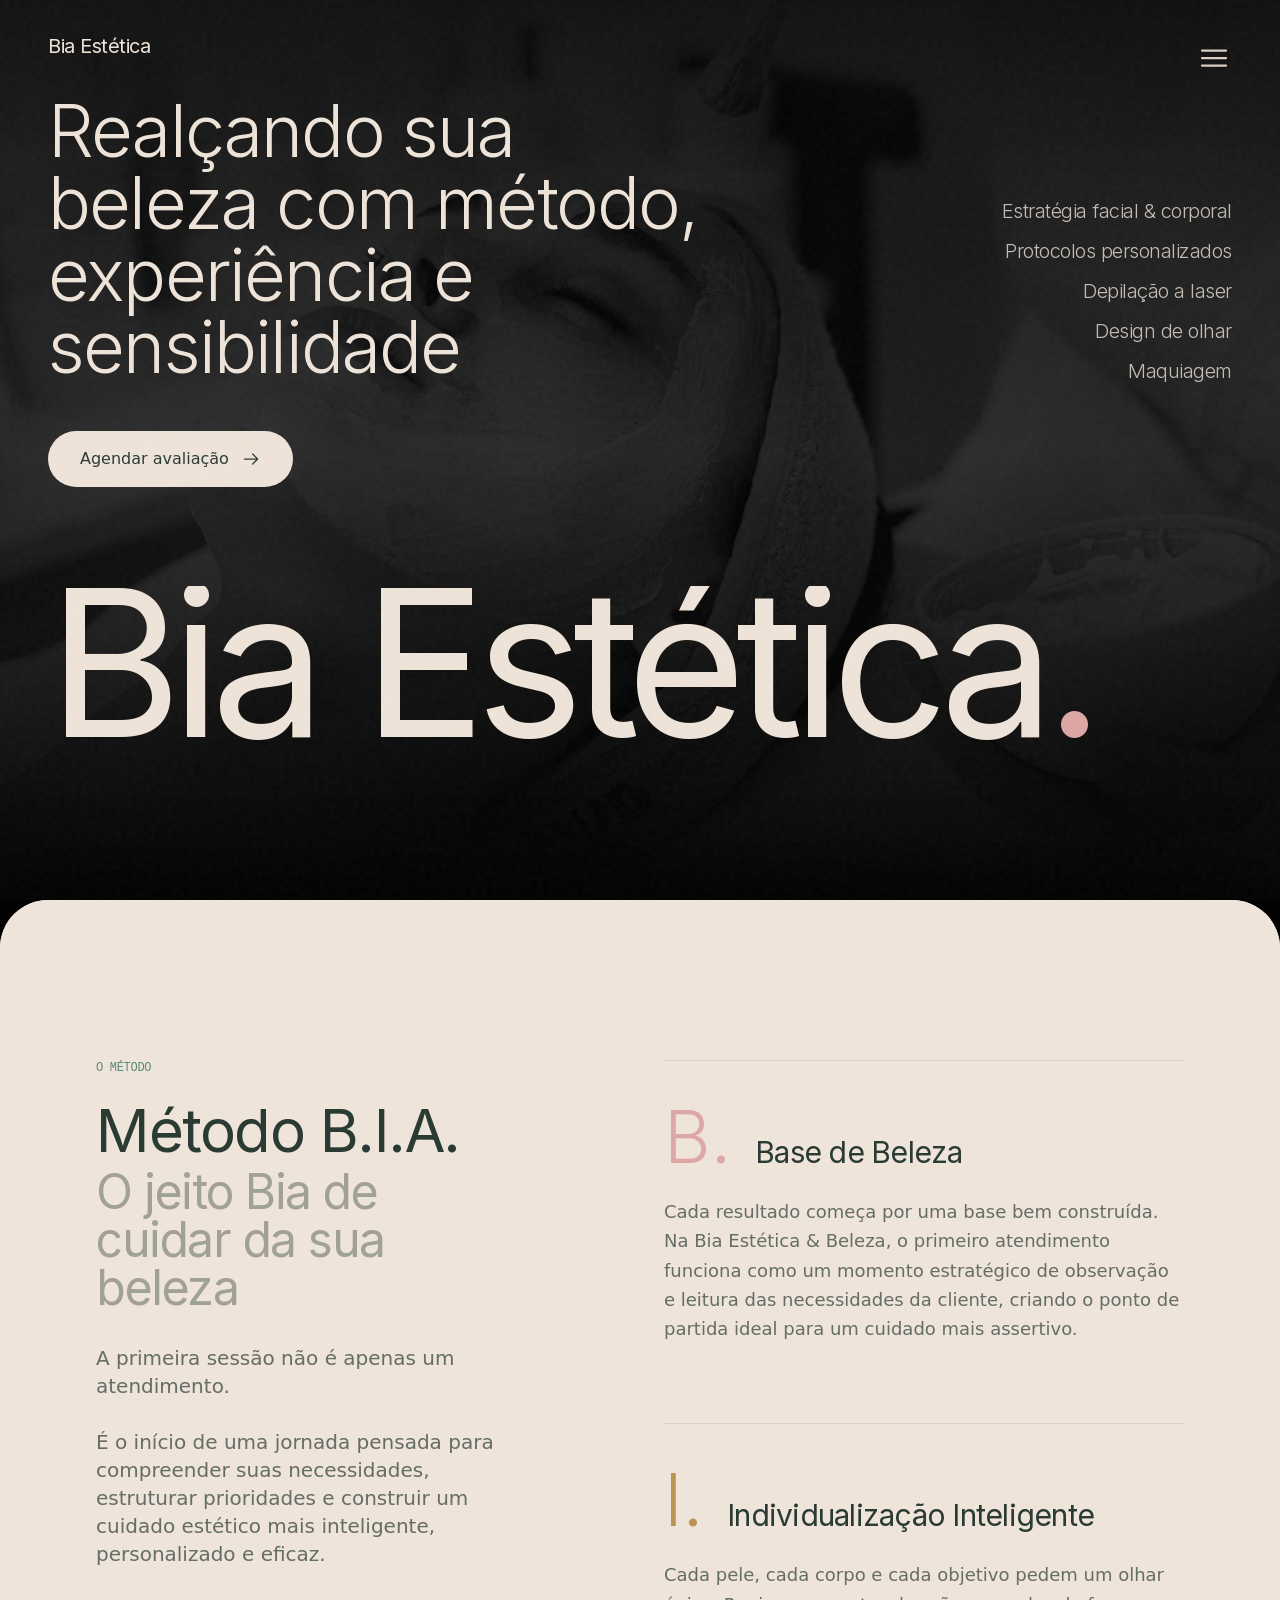
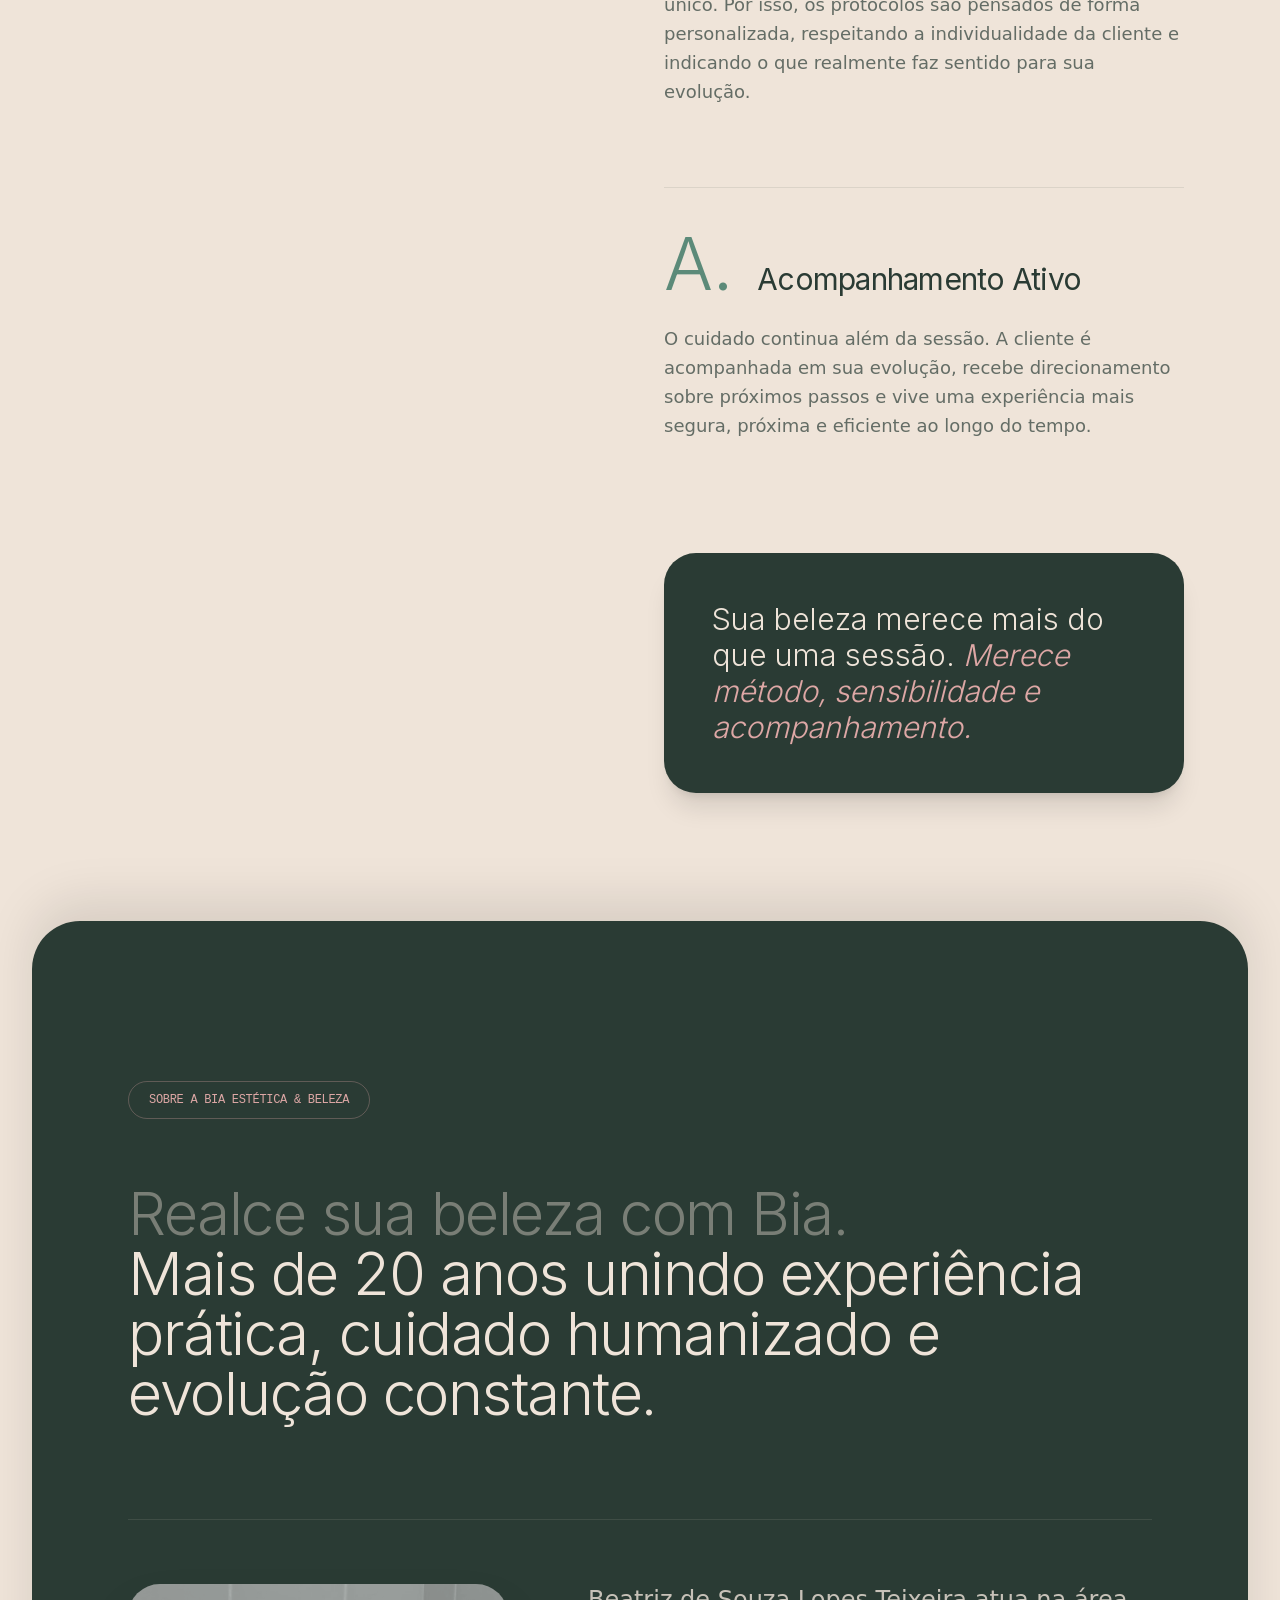
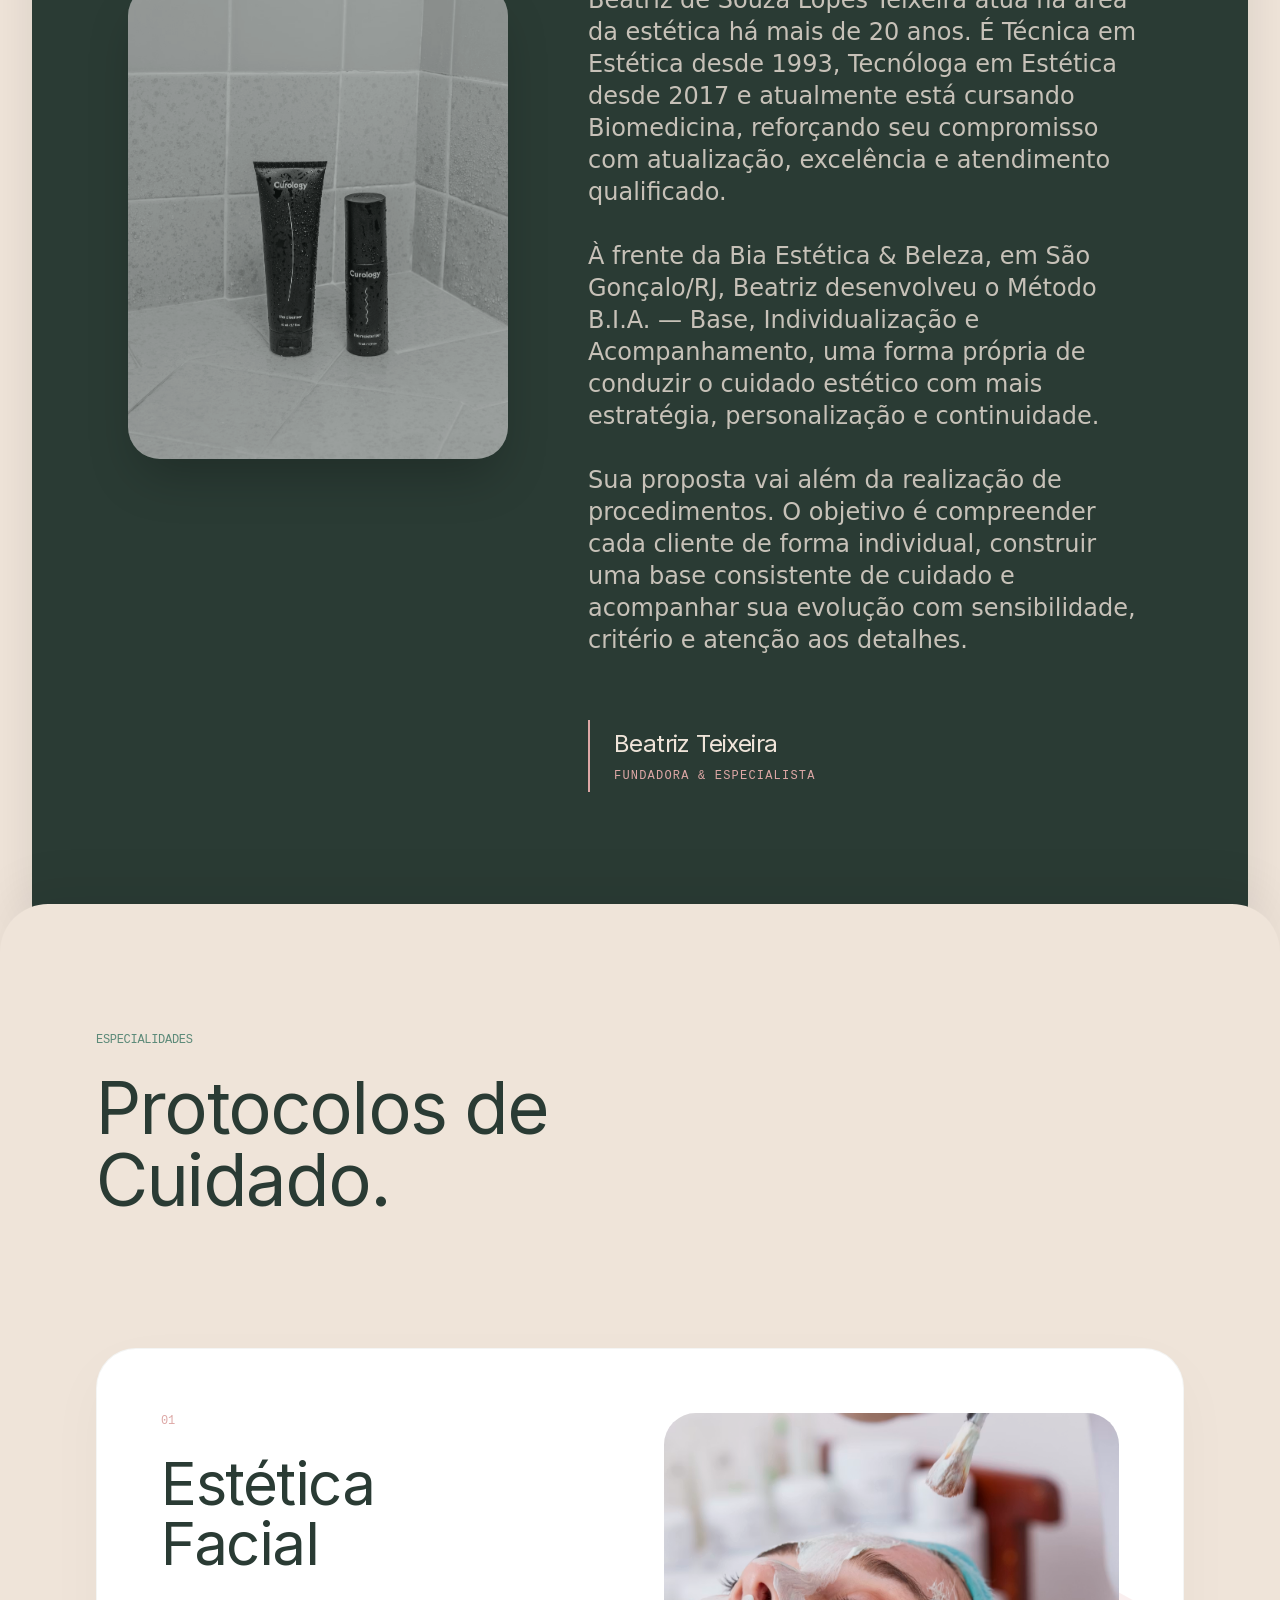
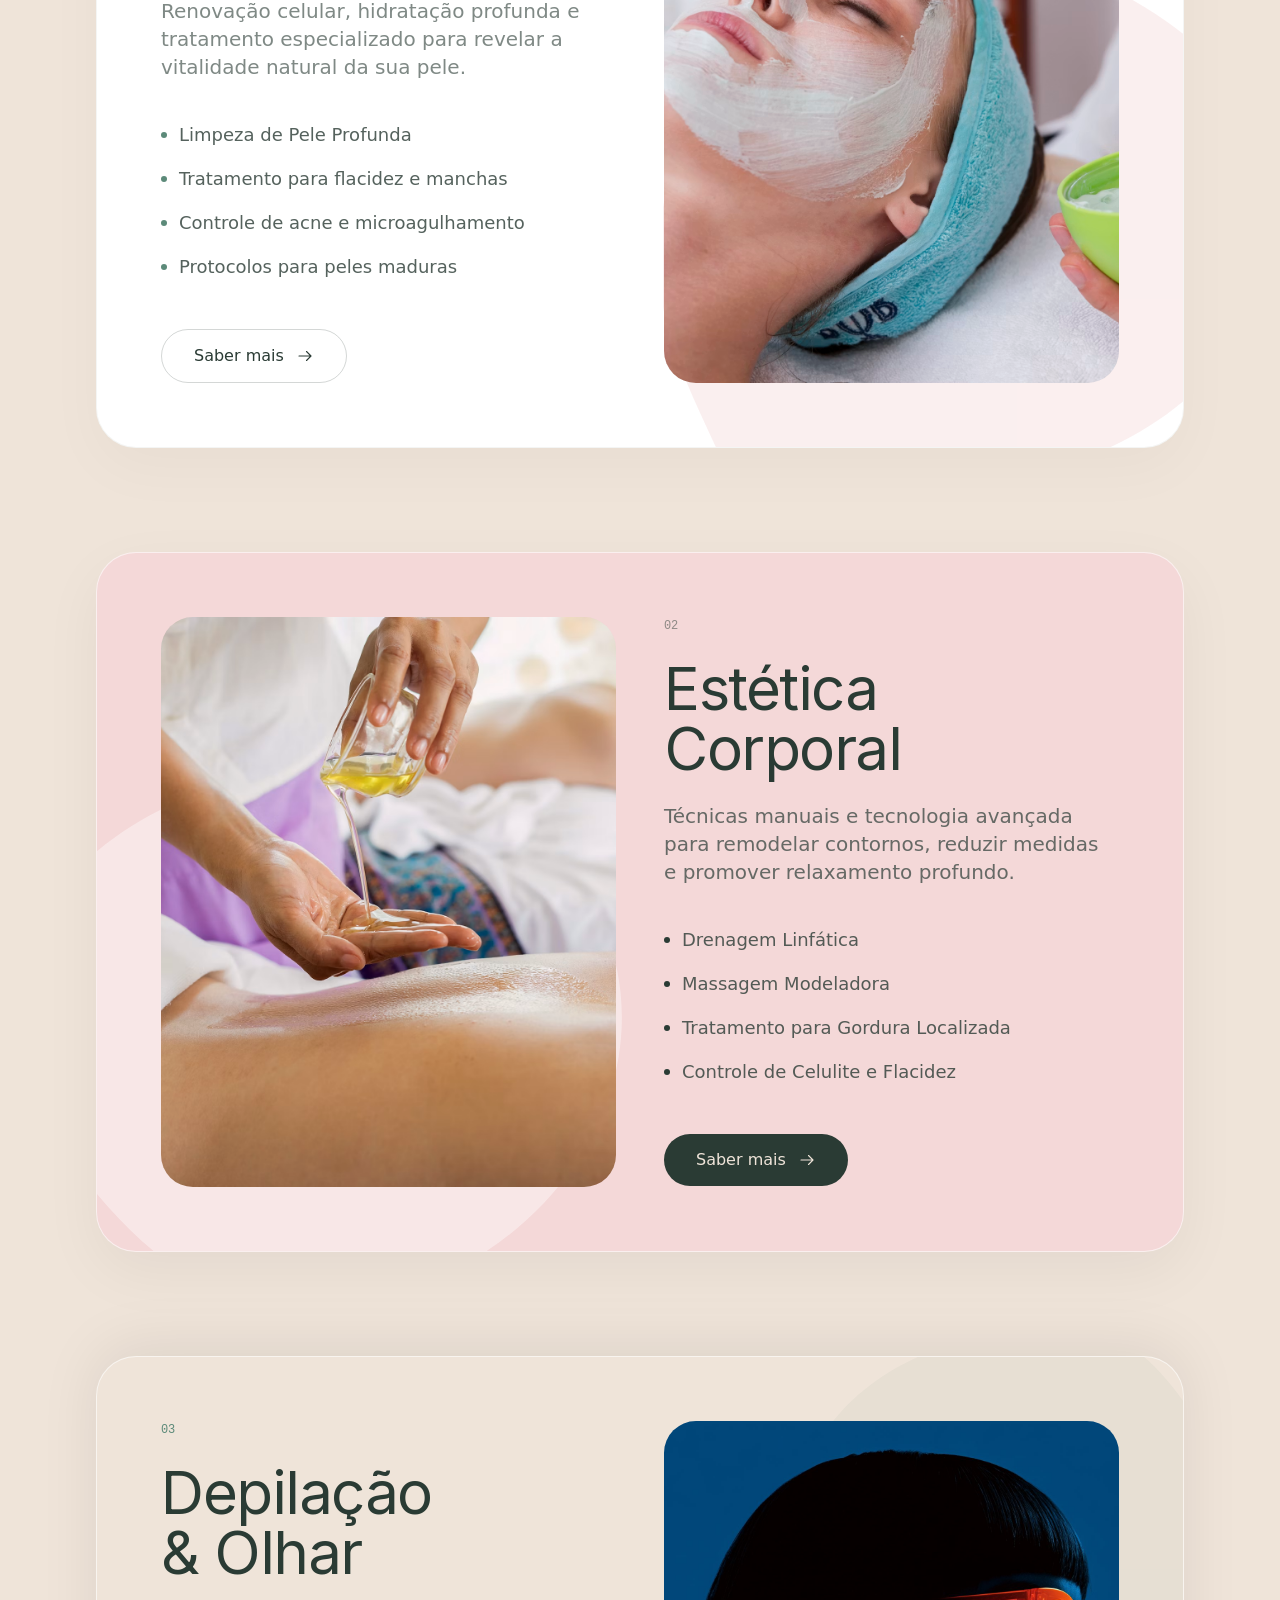
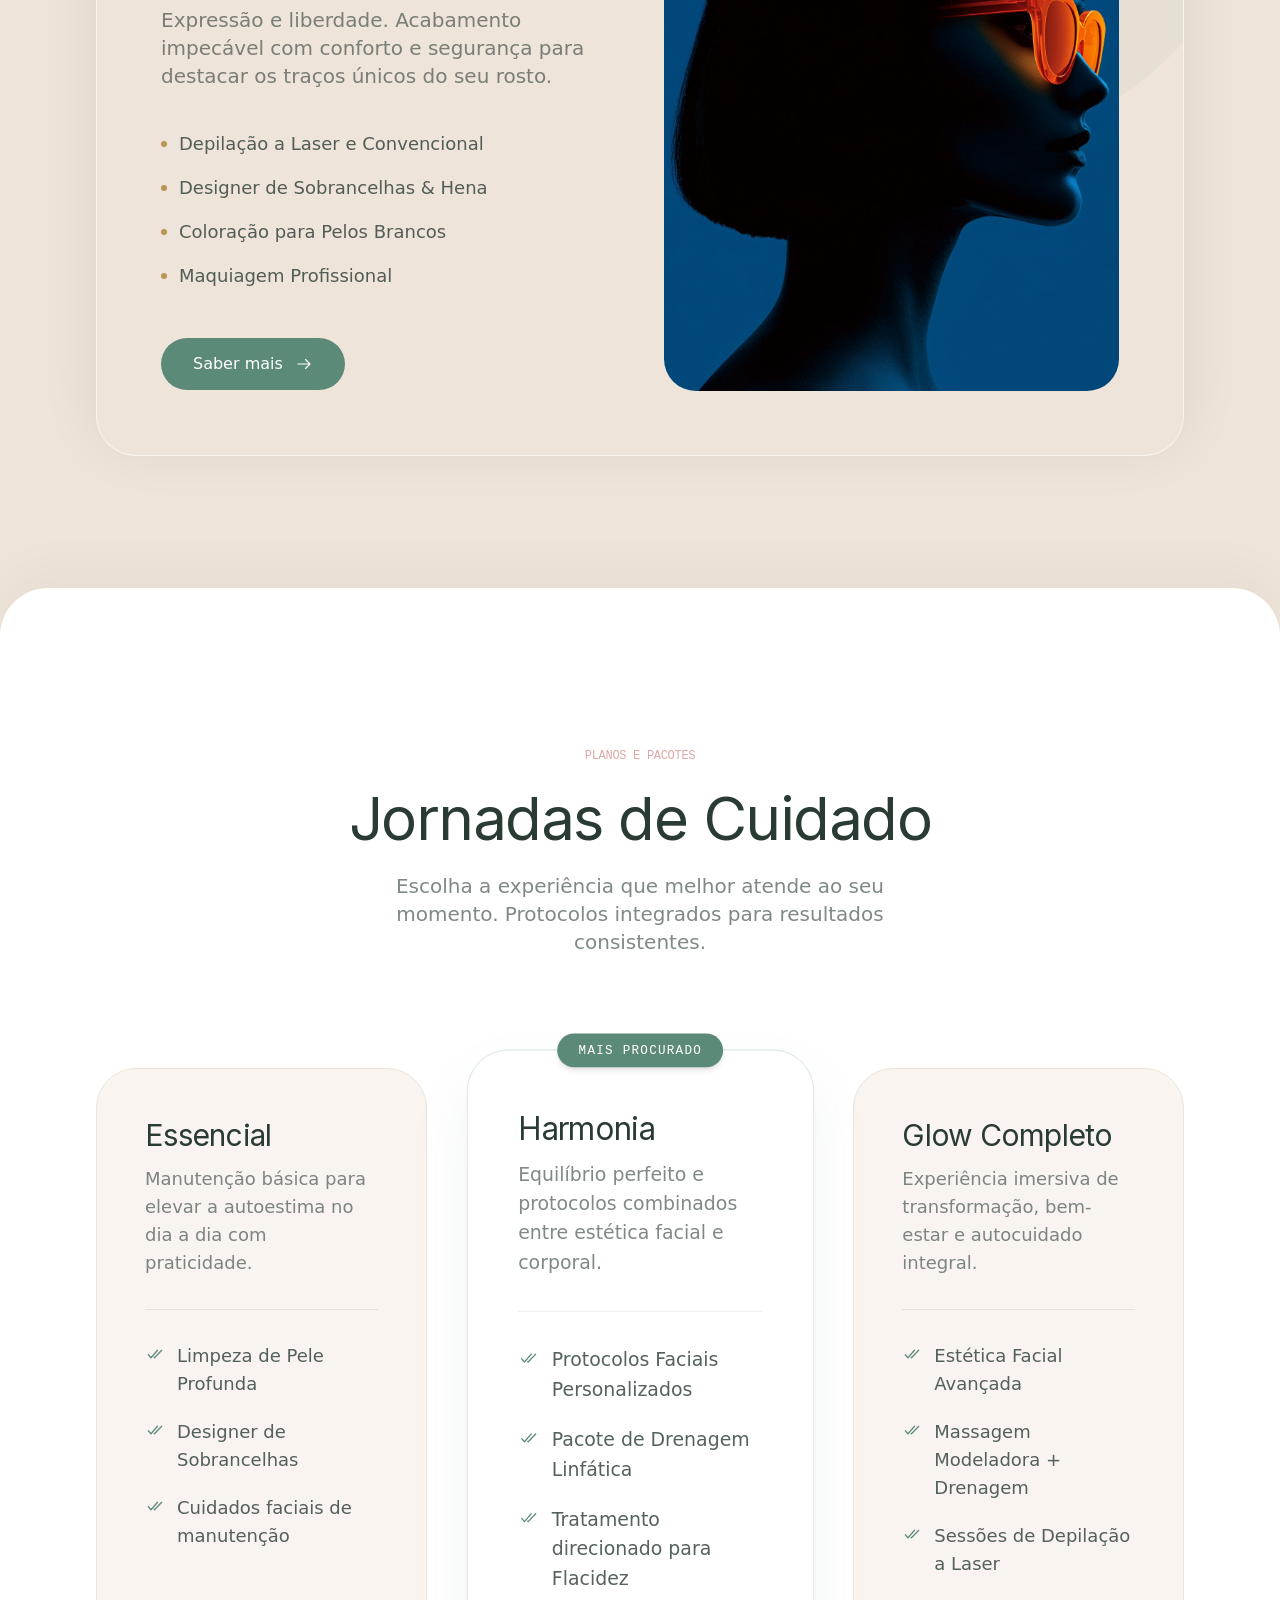
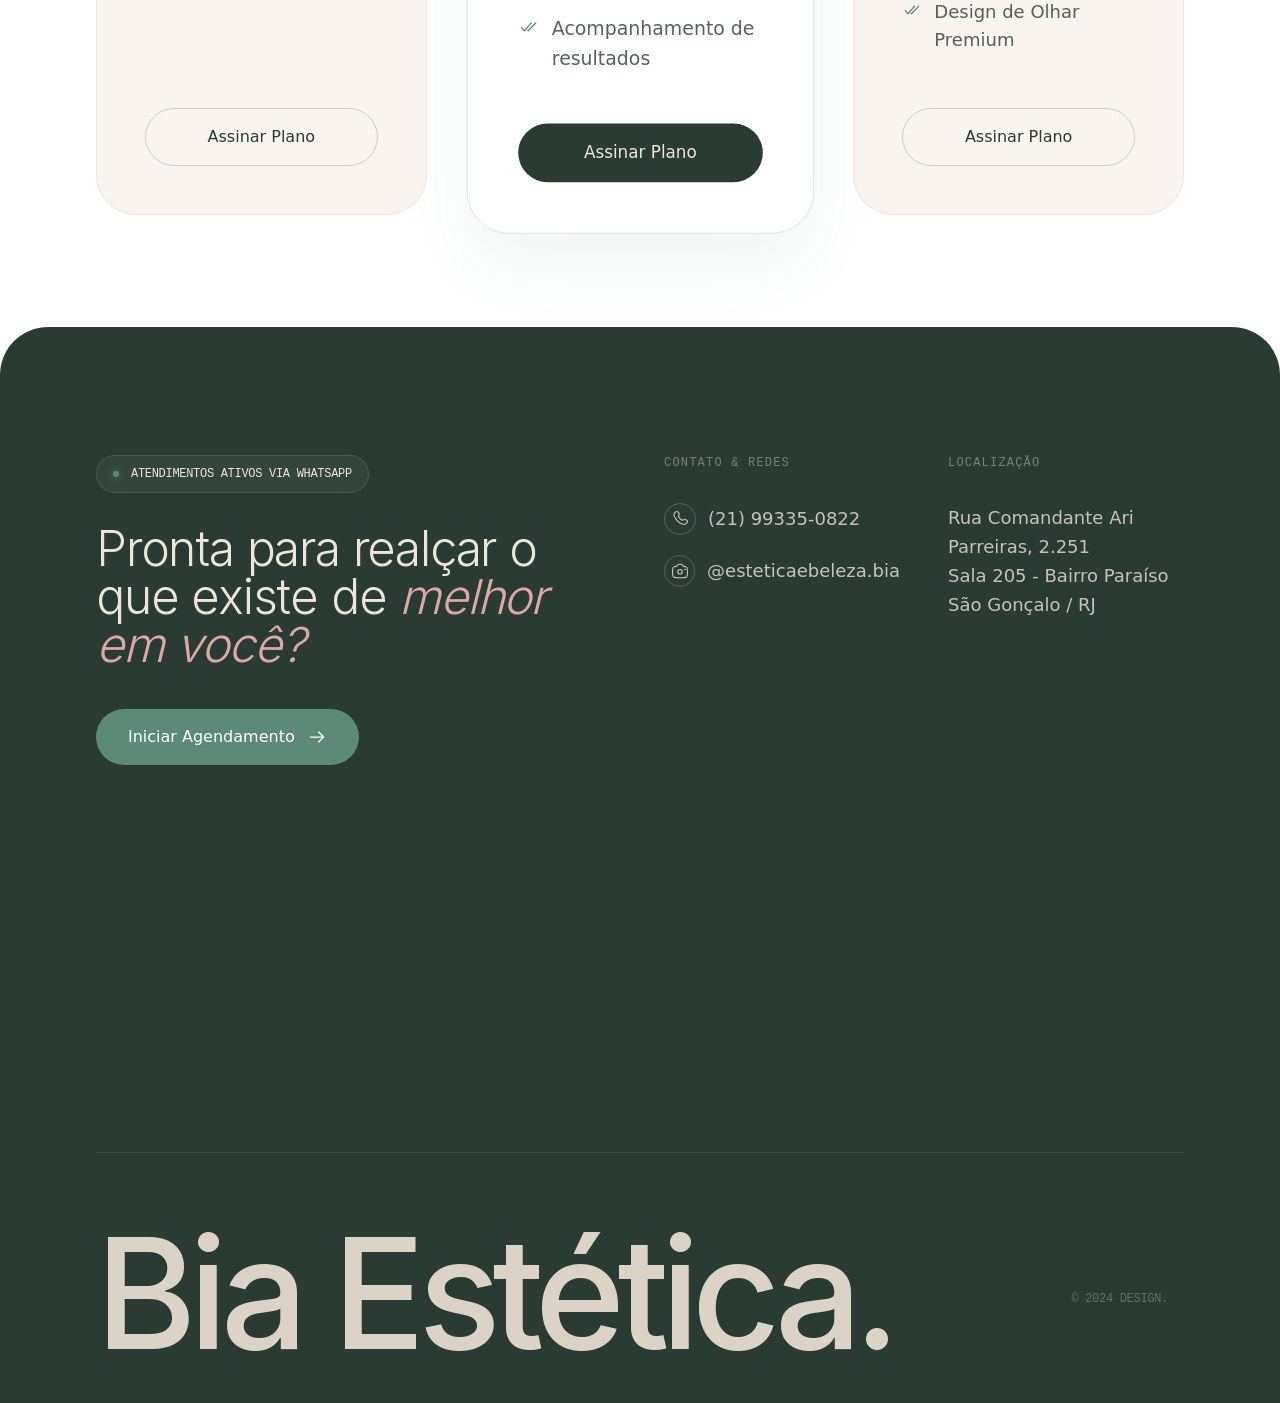
<file: templates/sitebiaesteticaebeleza.aura.build/index.html>
<html class="scroll-smooth" lang="pt-BR"><head><script data-offline-runtime="1">(function(){
var D = {"entries": [{"b": "W10=", "t": "application/json"}, {"b": "[base64]/[base64]/[base64]/[base64]", "t": "application/json"}, {"b": "W3sic2x1ZyI6InNpdGViaWFlc3RldGljYWViZWxlemEiLCJjcmVhdGVkX2F0IjoiMjAyNi0wMy0yMVQwMToyMDoxOC4wNDkzNzkrMDA6MDAifV0=", "t": "application/json"}, {"b": "[base64]", "t": "application/json"}, {"b": "[base64]", "t": "application/json"}, {"b": "[base64]", "t": "application/json"}, {"b": "[base64]", "t": "application/json"}, {"b": "[base64]", "t": "application/json"}], "keys": {"https://hoirqrkdgbmvpwutwuwj.supabase.co/rest/v1/shared_react_projects?select=*&slug=ilike.sitebiaesteticaebeleza": 0, "https://hoirqrkdgbmvpwutwuwj.supabase.co/rest/v1/shared_react_projects": 0, "https://hoirqrkdgbmvpwutwuwj.supabase.co/rest/v1/rpc/get_public_shared_react_project_by_slug": 0, "https://hoirqrkdgbmvpwutwuwj.supabase.co/rest/v1/shared_react_projects?select=*&custom_domain=ilike.sitebiaesteticaebeleza.aura.build": 0, "https://hoirqrkdgbmvpwutwuwj.supabase.co/rest/v1/rpc/get_public_shared_react_project_by_domain": 0, "https://hoirqrkdgbmvpwutwuwj.supabase.co/rest/v1/shared_react_projects?select=*&custom_domain=ilike.aura.build": 0, "https://hoirqrkdgbmvpwutwuwj.supabase.co/rest/v1/shared_code?select=*&slug=ilike.sitebiaesteticaebeleza": 1, "https://hoirqrkdgbmvpwutwuwj.supabase.co/rest/v1/shared_code": 1, "https://hoirqrkdgbmvpwutwuwj.supabase.co/rest/v1/shared_code?select=slug%2Ccreated_at&user_id=eq.ef000661-c4cf-4988-b360-c14da3ddec96&order=created_at.desc": 2, "https://hoirqrkdgbmvpwutwuwj.supabase.co/rest/v1/public_author_profiles?select=id%2Cfull_name%2Cavatar_url%2Cbio%2Cslug%2Ccreated_at%2Cviews%2Cis_featured%2Cwebsite%2Clocation%2Cis_pro&id=in.%28ef000661-c4cf-4988-b360-c14da3ddec96%29": 3, "https://hoirqrkdgbmvpwutwuwj.supabase.co/rest/v1/public_author_profiles": 3, "https://hoirqrkdgbmvpwutwuwj.supabase.co/rest/v1/rpc/get_public_share_project_context": 0, "https://api.iconify.design/solar.json?icons=hamburger-menu-linear": 4, "https://api.iconify.design/solar.json": 4, "https://api.iconify.design/solar.json?icons=arrow-right-linear": 5, "https://api.iconify.design/solar.json?icons=camera-linear%2Cphone-linear": 6, "https://api.iconify.design/solar.json?icons=check-read-linear": 7, "https://hoirqrkdgbmvpwutwuwj.supabase.co/rest/v1/rpc/get_public_share_page_content": 0}};
var E = D.entries, K = D.keys;
function entry(u){
  if (!u) return null;
  if (K[u] != null) return E[K[u]];
  try {
    var x = new URL(u, location.href);
    if (K[x.href] != null) return E[K[x.href]];
    var op = x.origin + x.pathname;
    if (K[op] != null) return E[K[op]];
  } catch(e){}
  return null;
}
function bytes(e){
  var s = atob(e.b), a = new Uint8Array(s.length);
  for (var i=0;i<s.length;i++) a[i] = s.charCodeAt(i);
  return a;
}
window.__offlineDataUri = function(u){
  var e = entry(u);
  return e ? ('data:' + e.t + ';base64,' + e.b) : null;
};
var _fetch = window.fetch;
if (_fetch) window.fetch = function(input, init){
  try {
    var u = (typeof input === 'string') ? input : (input && input.url);
    var e = entry(u);
    if (e) return Promise.resolve(new Response(bytes(e),
      { status:200, headers:{'Content-Type': e.t} }));
  } catch(err){}
  return _fetch.apply(this, arguments);
};
var _open = XMLHttpRequest.prototype.open;
XMLHttpRequest.prototype.open = function(m, u){
  try { this.__offUrl = u; } catch(e){}
  return _open.apply(this, arguments);
};
var _send = XMLHttpRequest.prototype.send;
XMLHttpRequest.prototype.send = function(){
  var e = entry(this.__offUrl);
  if (!e) return _send.apply(this, arguments);
  var self = this, txt = atob(e.b);
  setTimeout(function(){
    try {
      Object.defineProperty(self,'readyState',{value:4,configurable:true});
      Object.defineProperty(self,'status',{value:200,configurable:true});
      Object.defineProperty(self,'responseText',{value:txt,configurable:true});
      Object.defineProperty(self,'response',{value:txt,configurable:true});
    } catch(err){}
    if (typeof self.onreadystatechange === 'function') self.onreadystatechange();
    if (typeof self.onload === 'function') self.onload();
  }, 0);
};
})();</script><script data-offline-resolve="1">(function(){
var ASSET_MAP = {"https://sitebiaesteticaebeleza.aura.build/": "assets/a73401770fbba129_file.html", "https://cdn.jsdelivr.net/npm/iconify-icon@2.1.0/dist/iconify-icon.min.js": "assets/758d94838db0cafd_iconify-icon.min.js", "https://fonts.googleapis.com/css2?family=Inter:wght@300;400;500;600;700&display=swap": "assets/f32c4a47e91d6996_css2.css", "https://sitebiaesteticaebeleza.aura.build/assets/index-DWlCW0NU.css": "assets/4a739f352429d7da_index-DWlCW0NU.css", "https://fonts.googleapis.com/css2?family=Geist:wght@300;400;500;600;700&display=swap": "assets/4bcb63d746dc1754_css2.css", "https://fonts.googleapis.com/css2?family=Inter:wght@300;400;500;600;700&family=Roboto:wght@300;400;500;600;700&family=Montserrat:wght@300;400;500;600;700&family=Poppins:wght@300;400;500;600;700&display=swap": "assets/f03d5177d82d71e3_css2.css", "https://fonts.googleapis.com/css2?family=Plus+Jakarta+Sans:wght@300;400;500;600;700;800&family=IBM+Plex+Serif:wght@300;400;500;600;700&family=IBM+Plex+Mono:wght@300;400;500;600;700&display=swap": "assets/d12728c695d9fa3b_css2.css", "https://fonts.googleapis.com/css2?family=Playfair+Display:wght@400;500;600;700;900&family=Instrument+Serif:wght@400;500;600;700&family=Merriweather:wght@300;400;700;900&family=Bricolage+Grotesque:wght@300;400;500;600;700&display=swap": "assets/04e082577ae710a5_css2.css", "https://fonts.googleapis.com/css2?family=Manrope:wght@300;400;500;600;700;800&family=Space+Grotesk:wght@300;400;500;600;700&family=Work+Sans:wght@300;400;500;600;700;800&display=swap": "assets/c77cac3cc91e6e23_css2.css", "https://fonts.googleapis.com/css2?family=Quicksand:wght@300;400;500;600;700&family=Nunito:wght@300;400;500;600;700;800&display=swap": "assets/356caca7d0e9c746_css2.css", "https://fonts.googleapis.com/css2?family=PT+Serif:wght@400;700&family=Geist+Mono:wght@300;400;500;600;700&family=Space+Mono:wght@400;700&display=swap": "assets/0d39cacf88806a1f_css2.css", "https://fonts.googleapis.com/css2?family=Anton&family=Bebas+Neue&family=Archivo+Black&family=League+Gothic&family=Fredoka:wght@300;400;500;600;700&display=swap": "assets/287afa9f5a5cb953_css2.css", "https://fonts.googleapis.com/css2?family=Google+Sans:wght@400;500;600;700&family=Syne:wght@400;500;600;700;800&family=Urbanist:wght@300;400;500;600;700;800&family=Sora:wght@300;400;500;600;700;800&display=swap": "assets/a77f86371bc389ee_css2.css", "https://fonts.googleapis.com/css2?family=Chewy&family=Foldit:wght@400;500;600;700&family=Oi&family=Honk&family=Nabla&display=swap": "assets/c31766c0818ab1ee_css2.css", "https://fonts.googleapis.com/css2?family=Cormorant+Garamond:wght@300;400;500;600;700&family=Aboreto&family=Gloock&family=Marcellus&family=Cardo:wght@400;700&family=Bodoni+Moda:opsz,wght@6..96,400..900&display=swap": "assets/daa0ec40adc9d9a0_css2.css", "https://fonts.googleapis.com/css2?family=Newsreader:opsz,wght@6..72,400..800&family=Google+Sans+Flex:wght@400;500;600;700&family=Oswald:wght@300;400;500;600;700&family=DM+Sans:wght@300;400;500;600;700&display=swap": "assets/19612a24da94d441_css2.css", "https://fonts.googleapis.com/css2?family=DM+Serif+Display&family=Fraunces:opsz,wght@9..144,300..900&family=Lora:wght@400;500;600;700&family=GFS+Didot&family=Libre+Baskerville:wght@400;700&display=swap": "assets/66b1e43fa52a5922_css2.css", "https://sitebiaesteticaebeleza.aura.build/assets/index-D0qeGPq_.js": "assets/index-D0qeGPq_.js", "https://sitebiaesteticaebeleza.aura.build/assets/avatar-BraK1gjY.js": "assets/avatar-BraK1gjY.js", "https://sitebiaesteticaebeleza.aura.build/assets/tabs-BgTqVrOj.js": "assets/tabs-BgTqVrOj.js", "https://sitebiaesteticaebeleza.aura.build/assets/label-BdabqAi5.js": "assets/label-BdabqAi5.js", "https://sitebiaesteticaebeleza.aura.build/assets/button-BGcB9k3X.js": "assets/button-BGcB9k3X.js", "https://sitebiaesteticaebeleza.aura.build/assets/input-BiWDPacV.js": "assets/input-BiWDPacV.js", "https://sitebiaesteticaebeleza.aura.build/assets/popover-o6Q-6GQr.js": "assets/popover-o6Q-6GQr.js", "https://sitebiaesteticaebeleza.aura.build/assets/htmlToReactConversion-oY8qy0Dy.js": "assets/htmlToReactConversion-oY8qy0Dy.js", "https://sitebiaesteticaebeleza.aura.build/assets/previewFrameSizes-DrG0k54z.js": "assets/previewFrameSizes-DrG0k54z.js", "https://sitebiaesteticaebeleza.aura.build/assets/index-Bl_5cmFO.js": "assets/index-Bl_5cmFO.js", "https://sitebiaesteticaebeleza.aura.build/assets/index-BdQq_4o_.js": "assets/index-BdQq_4o_.js", "https://sitebiaesteticaebeleza.aura.build/assets/arrow-up-BuDUmqB_.js": "assets/arrow-up-BuDUmqB_.js", "https://sitebiaesteticaebeleza.aura.build/assets/copy-DjLOdPDk.js": "assets/copy-DjLOdPDk.js", "https://sitebiaesteticaebeleza.aura.build/assets/select-DXHx3YUT.js": "assets/select-DXHx3YUT.js", "https://sitebiaesteticaebeleza.aura.build/assets/save-BpJFyXLP.js": "assets/save-BpJFyXLP.js", "https://sitebiaesteticaebeleza.aura.build/assets/lock-TngCzjqx.js": "assets/lock-TngCzjqx.js", "https://sitebiaesteticaebeleza.aura.build/assets/sandpackUtils-DotySTgc.js": "assets/sandpackUtils-DotySTgc.js", "https://sitebiaesteticaebeleza.aura.build/assets/code-CjeKgBxs.js": "assets/code-CjeKgBxs.js", "https://sitebiaesteticaebeleza.aura.build/assets/chevron-up-DKrLRnDy.js": "assets/chevron-up-DKrLRnDy.js", "https://sitebiaesteticaebeleza.aura.build/assets/circle-check-VeGBnmHa.js": "assets/circle-check-VeGBnmHa.js", "https://sitebiaesteticaebeleza.aura.build/assets/circle-alert-CsnL9onG.js": "assets/circle-alert-CsnL9onG.js", "https://sitebiaesteticaebeleza.aura.build/assets/shuffle-gWXJOoLI.js": "assets/shuffle-gWXJOoLI.js", "https://sitebiaesteticaebeleza.aura.build/assets/external-link-BXGlsrmL.js": "assets/external-link-BXGlsrmL.js", "https://sitebiaesteticaebeleza.aura.build/assets/iconBase-DYnF1P67.js": "assets/iconBase-DYnF1P67.js", "https://sitebiaesteticaebeleza.aura.build/assets/loader-circle-DZfSJ2j9.js": "assets/loader-circle-DZfSJ2j9.js", "https://sitebiaesteticaebeleza.aura.build/assets/PublishedReactArtifactPreview-zmd427Ah.js": "assets/PublishedReactArtifactPreview-zmd427Ah.js", "https://sitebiaesteticaebeleza.aura.build/assets/square-pen-CJV1jAAh.js": "assets/square-pen-CJV1jAAh.js", "https://sitebiaesteticaebeleza.aura.build/assets/refresh-cw-BW2HE2jr.js": "assets/refresh-cw-BW2HE2jr.js", "https://sitebiaesteticaebeleza.aura.build/assets/undo-2-BCnogI0y.js": "assets/undo-2-BCnogI0y.js", "https://sitebiaesteticaebeleza.aura.build/assets/reactLocalPreviewSupport-CrKYDiAb.js": "assets/reactLocalPreviewSupport-CrKYDiAb.js", "https://sitebiaesteticaebeleza.aura.build/assets/bookmark-BWIoyKbI.js": "assets/bookmark-BWIoyKbI.js", "https://sitebiaesteticaebeleza.aura.build/assets/RemixPopover-BaWTX-gk.js": "assets/RemixPopover-BaWTX-gk.js", "https://sitebiaesteticaebeleza.aura.build/assets/camera-FQGbZ9gJ.js": "assets/camera-FQGbZ9gJ.js", "https://sitebiaesteticaebeleza.aura.build/assets/target-GzhOeXXB.js": "assets/target-GzhOeXXB.js", "https://sitebiaesteticaebeleza.aura.build/assets/promptUtils-usWxYZ9V.js": "assets/promptUtils-usWxYZ9V.js", "https://sitebiaesteticaebeleza.aura.build/assets/iframeLinkUtils-CshGQNc8.js": "assets/iframeLinkUtils-CshGQNc8.js", "https://sitebiaesteticaebeleza.aura.build/assets/CustomPreviewContainer-CR6vSaKM.js": "assets/CustomPreviewContainer-CR6vSaKM.js", "https://sitebiaesteticaebeleza.aura.build/assets/PublicSharedSiteResolver-B_yAHMhR.js": "assets/PublicSharedSiteResolver-B_yAHMhR.js", "https://sitebiaesteticaebeleza.aura.build/assets/reactPublishing-B-PAQUI-.js": "assets/reactPublishing-B-PAQUI-.js", "https://sitebiaesteticaebeleza.aura.build/assets/cmsLoopUtils-l3XKIQNh.js": "assets/cmsLoopUtils-l3XKIQNh.js", "https://sitebiaesteticaebeleza.aura.build/assets/ScreenCapture-BXWOprCr.js": "assets/ScreenCapture-BXWOprCr.js", "https://sitebiaesteticaebeleza.aura.build/assets/reactProjectRepair-CwKeWFJs.js": "assets/reactProjectRepair-CwKeWFJs.js", "https://sitebiaesteticaebeleza.aura.build/assets/SandpackContainer-cQcYtqWa.js": "assets/SandpackContainer-cQcYtqWa.js", "https://sitebiaesteticaebeleza.aura.build/assets/prism-Rg0-4uAe.js": "assets/prism-Rg0-4uAe.js", "https://hoirqrkdgbmvpwutwuwj.supabase.co/rest/v1/shared_react_projects?select=*&slug=ilike.sitebiaesteticaebeleza": "assets/4f53cda18c2baa0c_shared_react_projects.json", "https://hoirqrkdgbmvpwutwuwj.supabase.co/rest/v1/rpc/get_public_shared_react_project_by_slug": "assets/4f53cda18c2baa0c_shared_react_projects.json", "https://hoirqrkdgbmvpwutwuwj.supabase.co/rest/v1/shared_react_projects?select=*&custom_domain=ilike.sitebiaesteticaebeleza.aura.build": "assets/4f53cda18c2baa0c_shared_react_projects.json", "https://hoirqrkdgbmvpwutwuwj.supabase.co/rest/v1/rpc/get_public_shared_react_project_by_domain": "assets/4f53cda18c2baa0c_shared_react_projects.json", "https://hoirqrkdgbmvpwutwuwj.supabase.co/rest/v1/shared_react_projects?select=*&custom_domain=ilike.aura.build": "assets/4f53cda18c2baa0c_shared_react_projects.json", "https://hoirqrkdgbmvpwutwuwj.supabase.co/rest/v1/shared_code?select=*&slug=ilike.sitebiaesteticaebeleza": "assets/190f99f55219f8ff_shared_code.json", "https://hoirqrkdgbmvpwutwuwj.supabase.co/rest/v1/shared_code?select=slug%2Ccreated_at&user_id=eq.ef000661-c4cf-4988-b360-c14da3ddec96&order=created_at.desc": "assets/211db58ebbd2e223_shared_code.json", "https://hoirqrkdgbmvpwutwuwj.supabase.co/rest/v1/public_author_profiles?select=id%2Cfull_name%2Cavatar_url%2Cbio%2Cslug%2Ccreated_at%2Cviews%2Cis_featured%2Cwebsite%2Clocation%2Cis_pro&id=in.%28ef000661-c4cf-4988-b360-c14da3ddec96%29": "assets/c0edcf271715cda1_public_author_profiles.json", "https://fonts.gstatic.com/s/inter/v20/UcC73FwrK3iLTeHuS_nVMrMxCp50SjIa1ZL7W0Q5nw.woff2": "assets/c940764593d0fe5d_UcC73FwrK3iLTeHuS_nVMrMxCp50Sj.woff2", "https://fonts.googleapis.com/css2?family=Fragment+Mono&family=Inter:wght@300;400;500;600&display=swap": "assets/102fe41f5d20ab80_css2.css", "https://unpkg.com/@studio-freight/lenis@1.0.34/dist/lenis.min.js": "assets/91f2cc3a088faa7f_lenis.min.js", "https://sitebiaesteticaebeleza.aura.build/logo-aura-gray.svg": "assets/23a9f32ff7d46956_logo-aura-gray.svg", "https://images.unsplash.com/photo-1556228578-0d85b1a4d571?q=80&w=1974&auto=format&fit=crop": "assets/81bf217662022de3_photo-1556228578-0d85b1a4d571.avif", "https://cdnjs.cloudflare.com/ajax/libs/gsap/3.12.2/gsap.min.js": "assets/efc85c7eb1418197_gsap.min.js", "https://images.unsplash.com/photo-1616394584738-fc6e612e71b9?q=80&w=2070&auto=format&fit=crop": "assets/15e0811d3e49a600_photo-1616394584738-fc6e612e71.avif", "https://cdnjs.cloudflare.com/ajax/libs/gsap/3.12.2/ScrollTrigger.min.js": "assets/65f6c13748b0c8d8_ScrollTrigger.min.js", "https://images.unsplash.com/photo-1544161515-4ab6ce6db874?q=80&w=2070&auto=format&fit=crop": "assets/40418b92238c779c_photo-1544161515-4ab6ce6db874.avif", "https://code.iconify.design/iconify-icon/1.0.7/iconify-icon.min.js": "assets/851bed7af266f96a_iconify-icon.min.js", "https://cdn.tailwindcss.com/3.4.17": "assets/176e894661aa9cdc_3.4.17", "https://hoirqrkdgbmvpwutwuwj.supabase.co/storage/v1/object/public/assets/assets/917d6f93-fb36-439a-8c48-884b67b35381_1600w.jpg": "assets/585a27183f42ba3e_917d6f93-fb36-439a-8c48-884b67.jpg", "https://hoirqrkdgbmvpwutwuwj.supabase.co/rest/v1/rpc/get_public_share_project_context": "assets/4f53cda18c2baa0c_shared_react_projects.json", "https://api.iconify.design/solar.json?icons=hamburger-menu-linear": "assets/b4f2b0e45cb1c261_solar.json", "https://api.iconify.design/solar.json?icons=arrow-right-linear": "assets/540854dd003a2413_solar.json", "https://www.google.com/pagead/1p-user-list/17731977471/?random=1783962641610&cv=11&fst=1783962000000&bg=ffffff&guid=ON&async=1&en=gtag.config&gtm=45je6790v9218448198za200zd9218448198xec&gcd=13l3l3l3l1l1&dma=0&tag_exp=115938466~115938468~118826209~118897920~118897930~119027224&u_w=1920&u_h=1080&url=https%3A%2F%2Fsitebiaesteticaebeleza.aura.build%2F&rcb=3&frm=1&tiba=Bia%20Est%C3%A9tica%20%26%20Beleza%20%7C%20Est%C3%A9tica%20Facial%2C%20Corporal%2C%20Depila%C3%A7%C3%A3o%20e%20Beleza%20em%20S%C3%A3o%20Gon%C3%A7alo&hn=www.googleadservices.com&npa=0&pscdl=noapi&uaa=x86&uab=64&uafvl=Chromium%3B148.0.7778.96%7CHeadlessChrome%3B148.0.7778.96%7CNot%252FA)Brand%3B99.0.0.0&uamb=0&uam=&uap=macOS&uapv=10_15_7&uaw=0&data=event%3Dgtag.config&ept=9&rfmt=3&fmt=3&is_vtc=1&cid=[base64]&random=3334285754&rmt_tld=0&ipr=y": "assets/ef1955ae757c8b96_file.gif", "https://api.iconify.design/solar.json?icons=camera-linear%2Cphone-linear": "assets/c8c61727943f6c8e_solar.json", "https://api.iconify.design/solar.json?icons=check-read-linear": "assets/2e714fdf927b99a9_solar.json", "https://hoirqrkdgbmvpwutwuwj.supabase.co/storage/v1/object/public/preview-images/sitebiaesteticaebeleza.png": "assets/7c1f5ceacc138136_sitebiaesteticaebeleza.png", "https://hoirqrkdgbmvpwutwuwj.supabase.co/rest/v1/rpc/get_public_share_page_content": "assets/4f53cda18c2baa0c_shared_react_projects.json", "https://wa.me/5521993350822": "assets/f862b10db4bd8c7c_5521993350822.html", "https://cdn.tailwindcss.com": "assets/176e894661aa9cdc_3.4.17", "https://sitebiaesteticaebeleza.aura.build/assets/ImagePicker-CPrbDQ9f.js": "assets/ImagePicker-CPrbDQ9f.js", "https://sitebiaesteticaebeleza.aura.build/assets/theme-toggle-R7id9dNE.js": "assets/theme-toggle-R7id9dNE.js", "https://sitebiaesteticaebeleza.aura.build/assets/Privacy-B7AxZjdS.js": "assets/Privacy-B7AxZjdS.js", "https://sitebiaesteticaebeleza.aura.build/assets/MarkdownContent-DTtNoPHA.js": "assets/MarkdownContent-DTtNoPHA.js", "https://sitebiaesteticaebeleza.aura.build/assets/info-D-8gbkPU.js": "assets/info-D-8gbkPU.js", "https://sitebiaesteticaebeleza.aura.build/assets/componentCenteringUtils-D5WdjxUy.js": "assets/componentCenteringUtils-D5WdjxUy.js", "https://sitebiaesteticaebeleza.aura.build/assets/house-D80g5Sh-.js": "assets/house-D80g5Sh-.js", "https://sitebiaesteticaebeleza.aura.build/assets/monitor-MFyqvher.js": "assets/monitor-MFyqvher.js", "https://sitebiaesteticaebeleza.aura.build/assets/palette-Dolpcrhm.js": "assets/palette-Dolpcrhm.js", "https://sitebiaesteticaebeleza.aura.build/assets/lightbulb-C7O7e1G1.js": "assets/lightbulb-C7O7e1G1.js", "https://sitebiaesteticaebeleza.aura.build/assets/video-3yftW-MV.js": "assets/video-3yftW-MV.js", "https://sitebiaesteticaebeleza.aura.build/assets/star-5oriqFYX.js": "assets/star-5oriqFYX.js", "https://sitebiaesteticaebeleza.aura.build/assets/DesignSystems-BYs_Mj_t.js": "assets/DesignSystems-BYs_Mj_t.js", "https://sitebiaesteticaebeleza.aura.build/assets/alert-BAaYBp9E.js": "assets/alert-BAaYBp9E.js", "https://sitebiaesteticaebeleza.aura.build/assets/frame-CUgvj2Um.js": "assets/frame-CUgvj2Um.js", "https://sitebiaesteticaebeleza.aura.build/assets/file-code-BM5GE0KF.js": "assets/file-code-BM5GE0KF.js", "https://sitebiaesteticaebeleza.aura.build/assets/TemplateAnalytics-DjrCdFvt.js": "assets/TemplateAnalytics-DjrCdFvt.js", "https://sitebiaesteticaebeleza.aura.build/assets/ReasoningLoader-CHk3oT93.js": "assets/ReasoningLoader-CHk3oT93.js", "https://sitebiaesteticaebeleza.aura.build/assets/shield-check-ByY-rWg6.js": "assets/shield-check-ByY-rWg6.js", "https://sitebiaesteticaebeleza.aura.build/assets/message-circle-CBZmL914.js": "assets/message-circle-CBZmL914.js", "https://sitebiaesteticaebeleza.aura.build/assets/proportions-DdPoNZpu.js": "assets/proportions-DdPoNZpu.js", "https://sitebiaesteticaebeleza.aura.build/assets/typescript-Bn5LPfNg.js": "assets/typescript-Bn5LPfNg.js", "https://sitebiaesteticaebeleza.aura.build/assets/SellTemplates-DR5K-U38.js": "assets/SellTemplates-DR5K-U38.js", "https://sitebiaesteticaebeleza.aura.build/assets/hash-CV28IHvR.js": "assets/hash-CV28IHvR.js", "https://sitebiaesteticaebeleza.aura.build/assets/settings-B3uGOmXe.js": "assets/settings-B3uGOmXe.js", "https://sitebiaesteticaebeleza.aura.build/assets/CodeBlockDisplay-B_ddTlb2.js": "assets/CodeBlockDisplay-B_ddTlb2.js", "https://sitebiaesteticaebeleza.aura.build/assets/Analytics-OraEkBwk.js": "assets/Analytics-OraEkBwk.js", "https://sitebiaesteticaebeleza.aura.build/assets/User-Dbdr5wuG.js": "assets/User-Dbdr5wuG.js", "https://sitebiaesteticaebeleza.aura.build/assets/arrow-right-DR3O0-cX.js": "assets/arrow-right-DR3O0-cX.js", "https://sitebiaesteticaebeleza.aura.build/assets/PricingModal-CSGKIlg1.js": "assets/PricingModal-CSGKIlg1.js", "https://sitebiaesteticaebeleza.aura.build/assets/Unsubscribe-BkP5GhPc.js": "assets/Unsubscribe-BkP5GhPc.js", "https://sitebiaesteticaebeleza.aura.build/assets/useTrialLimitGate-hxbGoVLf.js": "assets/useTrialLimitGate-hxbGoVLf.js", "https://sitebiaesteticaebeleza.aura.build/assets/maximize-Dqk1dtcI.js": "assets/maximize-Dqk1dtcI.js", "https://sitebiaesteticaebeleza.aura.build/assets/designSystemAnalytics-BISmYM7r.js": "assets/designSystemAnalytics-BISmYM7r.js", "https://sitebiaesteticaebeleza.aura.build/assets/mouse-pointer-BmQ17Pas.js": "assets/mouse-pointer-BmQ17Pas.js", "https://sitebiaesteticaebeleza.aura.build/assets/codeAgentClient-DDnSt7F2.js": "assets/codeAgentClient-DDnSt7F2.js", "https://sitebiaesteticaebeleza.aura.build/assets/receipt-text-McjvfkzT.js": "assets/receipt-text-McjvfkzT.js", "https://sitebiaesteticaebeleza.aura.build/assets/lock-open-BsPITHQZ.js": "assets/lock-open-BsPITHQZ.js", "https://sitebiaesteticaebeleza.aura.build/assets/heart-ebuCHr-n.js": "assets/heart-ebuCHr-n.js", "https://sitebiaesteticaebeleza.aura.build/assets/Discord-Dc-XHNTf.js": "assets/Discord-Dc-XHNTf.js", "https://sitebiaesteticaebeleza.aura.build/assets/folder-open-CqcqLTR0.js": "assets/folder-open-CqcqLTR0.js", "https://sitebiaesteticaebeleza.aura.build/assets/type-z_2vc_5v.js": "assets/type-z_2vc_5v.js", "https://sitebiaesteticaebeleza.aura.build/assets/composerSkillSuggestion-C5B2dVWt.js": "assets/composerSkillSuggestion-C5B2dVWt.js", "https://sitebiaesteticaebeleza.aura.build/assets/git-branch-DLuvh-Bv.js": "assets/git-branch-DLuvh-Bv.js", "https://sitebiaesteticaebeleza.aura.build/assets/PromptEnhancer-DIgAQDqR.js": "assets/PromptEnhancer-DIgAQDqR.js", "https://sitebiaesteticaebeleza.aura.build/assets/videoGenerationModels-BuBzSgMq.js": "assets/videoGenerationModels-BuBzSgMq.js", "https://sitebiaesteticaebeleza.aura.build/assets/TemplateDetail-BahUaCbJ.js": "assets/TemplateDetail-BahUaCbJ.js", "https://sitebiaesteticaebeleza.aura.build/assets/pause-tXLezOPF.js": "assets/pause-tXLezOPF.js", "https://sitebiaesteticaebeleza.aura.build/assets/message-square-Soo_FTEn.js": "assets/message-square-Soo_FTEn.js", "https://sitebiaesteticaebeleza.aura.build/assets/maximize-2-BsjdsICg.js": "assets/maximize-2-BsjdsICg.js", "https://sitebiaesteticaebeleza.aura.build/assets/search-BHJ-3eT-.js": "assets/search-BHJ-3eT-.js", "https://sitebiaesteticaebeleza.aura.build/assets/supabaseFunctions-DkwAaifj.js": "assets/supabaseFunctions-DkwAaifj.js", "https://sitebiaesteticaebeleza.aura.build/assets/TurnstileWidget-D4BbWEle.js": "assets/TurnstileWidget-D4BbWEle.js", "https://sitebiaesteticaebeleza.aura.build/assets/usePurchase-Dwxci5uy.js": "assets/usePurchase-Dwxci5uy.js", "https://sitebiaesteticaebeleza.aura.build/assets/badge-check-BNtChmNT.js": "assets/badge-check-BNtChmNT.js", "https://sitebiaesteticaebeleza.aura.build/assets/share-2-D8nRTT2p.js": "assets/share-2-D8nRTT2p.js", "https://sitebiaesteticaebeleza.aura.build/assets/credit-card-D0bX4u5o.js": "assets/credit-card-D0bX4u5o.js", "https://sitebiaesteticaebeleza.aura.build/assets/OAuthConsent-C4LJyt9P.js": "assets/OAuthConsent-C4LJyt9P.js", "https://sitebiaesteticaebeleza.aura.build/assets/link-2-BA2RQQd7.js": "assets/link-2-BA2RQQd7.js", "https://sitebiaesteticaebeleza.aura.build/assets/html2canvas.esm-CBrSDip1.js": "assets/html2canvas.esm-CBrSDip1.js", "https://sitebiaesteticaebeleza.aura.build/assets/scroll-area-ZFihu5rP.js": "assets/scroll-area-ZFihu5rP.js", "https://sitebiaesteticaebeleza.aura.build/assets/Editor-f0SiLHtw.js": "assets/Editor-f0SiLHtw.js", "https://sitebiaesteticaebeleza.aura.build/assets/DesignSystemDetail-0Aa67srN.js": "assets/DesignSystemDetail-0Aa67srN.js", "https://sitebiaesteticaebeleza.aura.build/assets/iconify-Df9FDapc.js": "assets/iconify-Df9FDapc.js", "https://sitebiaesteticaebeleza.aura.build/assets/DesignSystemEditorModal-DtQ4GiB_.js": "assets/DesignSystemEditorModal-DtQ4GiB_.js", "https://sitebiaesteticaebeleza.aura.build/assets/pencil-CtQU7hbv.js": "assets/pencil-CtQU7hbv.js", "https://sitebiaesteticaebeleza.aura.build/assets/tablet-BIjp5FjM.js": "assets/tablet-BIjp5FjM.js", "https://sitebiaesteticaebeleza.aura.build/assets/Resources-BXvStfdK.js": "assets/Resources-BXvStfdK.js", "https://sitebiaesteticaebeleza.aura.build/assets/tag-eu4YI_rX.js": "assets/tag-eu4YI_rX.js", "https://sitebiaesteticaebeleza.aura.build/assets/bot-B2RgbY6w.js": "assets/bot-B2RgbY6w.js", "https://sitebiaesteticaebeleza.aura.build/assets/useAdminStatus-H_SovMbp.js": "assets/useAdminStatus-H_SovMbp.js", "https://sitebiaesteticaebeleza.aura.build/assets/CreditPurchaseModal-IyE_Iw74.js": "assets/CreditPurchaseModal-IyE_Iw74.js", "https://sitebiaesteticaebeleza.aura.build/assets/borderGradientUtils-pjCK8bMf.js": "assets/borderGradientUtils-pjCK8bMf.js", "https://sitebiaesteticaebeleza.aura.build/assets/githubUtils-B4H1QgtX.js": "assets/githubUtils-B4H1QgtX.js", "https://sitebiaesteticaebeleza.aura.build/assets/panel-left-BV3CnCsD.js": "assets/panel-left-BV3CnCsD.js", "https://sitebiaesteticaebeleza.aura.build/assets/wand-sparkles-CESwYNiG.js": "assets/wand-sparkles-CESwYNiG.js", "https://sitebiaesteticaebeleza.aura.build/assets/formatters-DdDNw5iU.js": "assets/formatters-DdDNw5iU.js", "https://sitebiaesteticaebeleza.aura.build/assets/Return-BmvNIljt.js": "assets/Return-BmvNIljt.js", "https://sitebiaesteticaebeleza.aura.build/assets/useIntersectionObserver-BeNT1iMp.js": "assets/useIntersectionObserver-BeNT1iMp.js", "https://sitebiaesteticaebeleza.aura.build/assets/crown-j4UDWJbE.js": "assets/crown-j4UDWJbE.js", "https://sitebiaesteticaebeleza.aura.build/assets/message-square-text-B_j-15xH.js": "assets/message-square-text-B_j-15xH.js", "https://sitebiaesteticaebeleza.aura.build/assets/Affiliates-CxNRfeEk.js": "assets/Affiliates-CxNRfeEk.js", "https://sitebiaesteticaebeleza.aura.build/assets/arrow-down-9GyUnr-H.js": "assets/arrow-down-9GyUnr-H.js", "https://sitebiaesteticaebeleza.aura.build/assets/chart-column-Cv3Anix4.js": "assets/chart-column-Cv3Anix4.js", "https://sitebiaesteticaebeleza.aura.build/assets/zap-Cp8vHF0T.js": "assets/zap-Cp8vHF0T.js", "https://sitebiaesteticaebeleza.aura.build/assets/filter-4M_330Lp.js": "assets/filter-4M_330Lp.js", "https://sitebiaesteticaebeleza.aura.build/assets/googleAds-CHdBmgca.js": "assets/googleAds-CHdBmgca.js", "https://sitebiaesteticaebeleza.aura.build/assets/Skills-CX7Rr7xN.js": "assets/Skills-CX7Rr7xN.js", "https://sitebiaesteticaebeleza.aura.build/assets/SearchLandingPage-ClsPhKNH.js": "assets/SearchLandingPage-ClsPhKNH.js", "https://sitebiaesteticaebeleza.aura.build/assets/BorderFrame-DTN0SIfj.js": "assets/BorderFrame-DTN0SIfj.js", "https://sitebiaesteticaebeleza.aura.build/assets/rotate-ccw-4unErzj5.js": "assets/rotate-ccw-4unErzj5.js", "https://sitebiaesteticaebeleza.aura.build/assets/file-iAMtX4IX.js": "assets/file-iAMtX4IX.js", "https://sitebiaesteticaebeleza.aura.build/assets/list-plus-D4q4ktRM.js": "assets/list-plus-D4q4ktRM.js", "https://sitebiaesteticaebeleza.aura.build/assets/fileTreeUtils-AZA93zvu.js": "assets/fileTreeUtils-AZA93zvu.js", "https://sitebiaesteticaebeleza.aura.build/assets/trending-up-BiGI1eKP.js": "assets/trending-up-BiGI1eKP.js", "https://sitebiaesteticaebeleza.aura.build/assets/AssetView-DJA7DEsk.js": "assets/AssetView-DJA7DEsk.js", "https://sitebiaesteticaebeleza.aura.build/assets/youtube-BjG4uoYg.js": "assets/youtube-BjG4uoYg.js", "https://sitebiaesteticaebeleza.aura.build/assets/EmailSignInForm-l8crz8rl.js": "assets/EmailSignInForm-l8crz8rl.js", "https://sitebiaesteticaebeleza.aura.build/assets/ruler-CZe1YBH-.js": "assets/ruler-CZe1YBH-.js", "https://sitebiaesteticaebeleza.aura.build/assets/chevron-left-B3ZPMF_q.js": "assets/chevron-left-B3ZPMF_q.js", "https://sitebiaesteticaebeleza.aura.build/assets/arrow-up-right-z7lKNhU1.js": "assets/arrow-up-right-z7lKNhU1.js", "https://sitebiaesteticaebeleza.aura.build/assets/triangle-alert-B1G0esV1.js": "assets/triangle-alert-B1G0esV1.js", "https://sitebiaesteticaebeleza.aura.build/assets/fileUtils-BNW8cpo1.js": "assets/fileUtils-BNW8cpo1.js", "https://sitebiaesteticaebeleza.aura.build/assets/AuthCallback-C5zvjJCA.js": "assets/AuthCallback-C5zvjJCA.js", "https://sitebiaesteticaebeleza.aura.build/assets/layers-3-BatkPMmC.js": "assets/layers-3-BatkPMmC.js", "https://sitebiaesteticaebeleza.aura.build/assets/CMSPage-CGJpDq18.js": "assets/CMSPage-CGJpDq18.js", "https://sitebiaesteticaebeleza.aura.build/assets/layout-grid-DRHzJS1u.js": "assets/layout-grid-DRHzJS1u.js", "https://sitebiaesteticaebeleza.aura.build/assets/alert-dialog-BAEpv_Kb.js": "assets/alert-dialog-BAEpv_Kb.js", "https://sitebiaesteticaebeleza.aura.build/assets/turtle-B9he3pUh.js": "assets/turtle-B9he3pUh.js", "https://sitebiaesteticaebeleza.aura.build/assets/rocket-C_8VczrC.js": "assets/rocket-C_8VczrC.js", "https://sitebiaesteticaebeleza.aura.build/assets/code-xml-rM9yh4Gz.js": "assets/code-xml-rM9yh4Gz.js", "https://sitebiaesteticaebeleza.aura.build/assets/Code-KqeVetoC.js": "assets/Code-KqeVetoC.js", "https://sitebiaesteticaebeleza.aura.build/assets/eye-tWTgkznS.js": "assets/eye-tWTgkznS.js", "https://sitebiaesteticaebeleza.aura.build/assets/stripe-B2jlRK6v.js": "assets/stripe-B2jlRK6v.js", "https://sitebiaesteticaebeleza.aura.build/assets/menu-CD0Zt3tF.js": "assets/menu-CD0Zt3tF.js", "https://sitebiaesteticaebeleza.aura.build/assets/LibraryHero-c-zEhiQy.js": "assets/LibraryHero-c-zEhiQy.js", "https://sitebiaesteticaebeleza.aura.build/assets/Feedback-DQh_grqk.js": "assets/Feedback-DQh_grqk.js", "https://sitebiaesteticaebeleza.aura.build/assets/Browse-XmPJhYBs.js": "assets/Browse-XmPJhYBs.js", "https://sitebiaesteticaebeleza.aura.build/assets/infiniteScrollingUtils-D8nexmqF.js": "assets/infiniteScrollingUtils-D8nexmqF.js", "https://sitebiaesteticaebeleza.aura.build/assets/map-pin-Dop_LgQH.js": "assets/map-pin-Dop_LgQH.js", "https://sitebiaesteticaebeleza.aura.build/assets/ImageModal-B5UXm83W.js": "assets/ImageModal-B5UXm83W.js", "https://sitebiaesteticaebeleza.aura.build/assets/codeStorage-sbFfGFpW.js": "assets/codeStorage-sbFfGFpW.js", "https://sitebiaesteticaebeleza.aura.build/assets/play-BlxllurK.js": "assets/play-BlxllurK.js", "https://sitebiaesteticaebeleza.aura.build/assets/UpscalePopover-B2TeXCH-.js": "assets/UpscalePopover-B2TeXCH-.js", "https://sitebiaesteticaebeleza.aura.build/assets/dollar-sign-BdwlrSVZ.js": "assets/dollar-sign-BdwlrSVZ.js", "https://sitebiaesteticaebeleza.aura.build/assets/ImportCodeModal-NcuIQRT_.js": "assets/ImportCodeModal-NcuIQRT_.js", "https://sitebiaesteticaebeleza.aura.build/assets/card-BUQ4l7LC.js": "assets/card-BUQ4l7LC.js", "https://sitebiaesteticaebeleza.aura.build/assets/Usage-xK5_5Lfr.js": "assets/Usage-xK5_5Lfr.js", "https://sitebiaesteticaebeleza.aura.build/assets/Assets-CFjyLCAq.js": "assets/Assets-CFjyLCAq.js", "https://sitebiaesteticaebeleza.aura.build/assets/HtmlToReactConverter-1wKR86IA.js": "assets/HtmlToReactConverter-1wKR86IA.js", "https://sitebiaesteticaebeleza.aura.build/assets/formatDistanceToNow-C-03Spus.js": "assets/formatDistanceToNow-C-03Spus.js", "https://sitebiaesteticaebeleza.aura.build/assets/folder-bhzWznOl.js": "assets/folder-bhzWznOl.js", "https://sitebiaesteticaebeleza.aura.build/assets/designSystemAttachments-CJ04Ng_Y.js": "assets/designSystemAttachments-CJ04Ng_Y.js", "https://sitebiaesteticaebeleza.aura.build/assets/Components-CfbcCHqk.js": "assets/Components-CfbcCHqk.js", "https://sitebiaesteticaebeleza.aura.build/assets/Iridescence-Dd4V_ki1.js": "assets/Iridescence-Dd4V_ki1.js", "https://sitebiaesteticaebeleza.aura.build/assets/file-code-2-CabUQMBG.js": "assets/file-code-2-CabUQMBG.js", "https://sitebiaesteticaebeleza.aura.build/assets/UsageDebugPanel-SGx548mb.js": "assets/UsageDebugPanel-SGx548mb.js", "https://sitebiaesteticaebeleza.aura.build/assets/mouse-pointer-2-BBPpHDRP.js": "assets/mouse-pointer-2-BBPpHDRP.js", "https://sitebiaesteticaebeleza.aura.build/assets/codeSessionService-DC3UxWww.js": "assets/codeSessionService-DC3UxWww.js", "https://sitebiaesteticaebeleza.aura.build/assets/panels-top-left-Dn3ZE3Qx.js": "assets/panels-top-left-Dn3ZE3Qx.js", "https://sitebiaesteticaebeleza.aura.build/assets/AuraComparison-C3YH-r36.js": "assets/AuraComparison-C3YH-r36.js", "https://sitebiaesteticaebeleza.aura.build/assets/DesignSystemTemplateImportPopover-BGa-aWgt.js": "assets/DesignSystemTemplateImportPopover-BGa-aWgt.js", "https://sitebiaesteticaebeleza.aura.build/assets/CodeSessionPreviewThumbnail-Bd4rGLeG.js": "assets/CodeSessionPreviewThumbnail-Bd4rGLeG.js", "https://sitebiaesteticaebeleza.aura.build/assets/Create-Z31btYJH.js": "assets/Create-Z31btYJH.js", "https://sitebiaesteticaebeleza.aura.build/assets/arrow-left-CQB9qjuS.js": "assets/arrow-left-CQB9qjuS.js", "https://sitebiaesteticaebeleza.aura.build/assets/authReturn-DBYKWDQV.js": "assets/authReturn-DBYKWDQV.js", "https://sitebiaesteticaebeleza.aura.build/assets/videoOptimizationToast-BqygijUw.js": "assets/videoOptimizationToast-BqygijUw.js", "https://sitebiaesteticaebeleza.aura.build/assets/NotFound-xK7MxA7r.js": "assets/NotFound-xK7MxA7r.js", "https://sitebiaesteticaebeleza.aura.build/assets/reactPreviewDesignSnapshot-B9t6BsZ4.js": "assets/reactPreviewDesignSnapshot-B9t6BsZ4.js", "https://sitebiaesteticaebeleza.aura.build/assets/Learn-DMMRCVss.js": "assets/Learn-DMMRCVss.js", "https://sitebiaesteticaebeleza.aura.build/assets/users-DeOFhN9L.js": "assets/users-DeOFhN9L.js", "https://sitebiaesteticaebeleza.aura.build/assets/square-zwwfPK3z.js": "assets/square-zwwfPK3z.js", "https://sitebiaesteticaebeleza.aura.build/assets/InvitePopover-BWLDJt0p.js": "assets/InvitePopover-BWLDJt0p.js", "https://sitebiaesteticaebeleza.aura.build/assets/index-C0qxxRTG.js": "assets/index-C0qxxRTG.js", "https://sitebiaesteticaebeleza.aura.build/assets/cancel-CQJT32xC.js": "assets/cancel-CQJT32xC.js", "https://sitebiaesteticaebeleza.aura.build/assets/clock-CFz6Zaq6.js": "assets/clock-CFz6Zaq6.js", "https://sitebiaesteticaebeleza.aura.build/assets/CanvasWorkspace-BGR8e1PG.js": "assets/CanvasWorkspace-BGR8e1PG.js", "https://sitebiaesteticaebeleza.aura.build/assets/ReactFrameworkSelector-DBNoDuPc.js": "assets/ReactFrameworkSelector-DBNoDuPc.js", "https://sitebiaesteticaebeleza.aura.build/assets/imageGenerationUtils-CIogU-mN.js": "assets/imageGenerationUtils-CIogU-mN.js", "https://sitebiaesteticaebeleza.aura.build/assets/calendar-RMtm5kss.js": "assets/calendar-RMtm5kss.js", "https://sitebiaesteticaebeleza.aura.build/assets/trash-2-B6U7JFld.js": "assets/trash-2-B6U7JFld.js", "https://sitebiaesteticaebeleza.aura.build/assets/layout-template-Do7pEmxW.js": "assets/layout-template-Do7pEmxW.js", "https://sitebiaesteticaebeleza.aura.build/assets/user-check-B6JxlDOC.js": "assets/user-check-B6JxlDOC.js", "https://sitebiaesteticaebeleza.aura.build/assets/user-plus-CEg9jskA.js": "assets/user-plus-CEg9jskA.js", "https://sitebiaesteticaebeleza.aura.build/assets/vsc-dark-plus-CcVsXCy1.js": "assets/vsc-dark-plus-CcVsXCy1.js", "https://sitebiaesteticaebeleza.aura.build/assets/success-1lMXNxCS.js": "assets/success-1lMXNxCS.js", "https://sitebiaesteticaebeleza.aura.build/assets/SelectionImages-OCT9tLmz.js": "assets/SelectionImages-OCT9tLmz.js", "https://sitebiaesteticaebeleza.aura.build/assets/list-CzIzcaYV.js": "assets/list-CzIzcaYV.js", "https://sitebiaesteticaebeleza.aura.build/assets/sun-sr0F-CwS.js": "assets/sun-sr0F-CwS.js", "https://sitebiaesteticaebeleza.aura.build/assets/ChatHistoryPopover-D-68APK-.js": "assets/ChatHistoryPopover-D-68APK-.js", "https://sitebiaesteticaebeleza.aura.build/assets/panel-left-close-Cuj4awpv.js": "assets/panel-left-close-Cuj4awpv.js", "https://sitebiaesteticaebeleza.aura.build/assets/SignIn-B0yIcLU3.js": "assets/SignIn-B0yIcLU3.js", "https://sitebiaesteticaebeleza.aura.build/assets/ComponentView-DtNW4Q7i.js": "assets/ComponentView-DtNW4Q7i.js", "https://sitebiaesteticaebeleza.aura.build/assets/clipboard-1fHyBq1J.js": "assets/clipboard-1fHyBq1J.js", "https://sitebiaesteticaebeleza.aura.build/assets/textarea-mJ857PKv.js": "assets/textarea-mJ857PKv.js", "https://sitebiaesteticaebeleza.aura.build/assets/SignInModal-DsI26p4y.js": "assets/SignInModal-DsI26p4y.js", "https://sitebiaesteticaebeleza.aura.build/assets/paperclip-D5c527c3.js": "assets/paperclip-D5c527c3.js", "https://sitebiaesteticaebeleza.aura.build/assets/dialog-CoSTl9SN.js": "assets/dialog-CoSTl9SN.js", "https://sitebiaesteticaebeleza.aura.build/assets/boxes-8Ivky5vO.js": "assets/boxes-8Ivky5vO.js", "https://sitebiaesteticaebeleza.aura.build/assets/eye-off-w67ooF9S.js": "assets/eye-off-w67ooF9S.js", "https://sitebiaesteticaebeleza.aura.build/assets/chatImageUtils-DUyXcrPH.js": "assets/chatImageUtils-DUyXcrPH.js", "https://sitebiaesteticaebeleza.aura.build/assets/ResetPasswordForm-CSt7mzTG.js": "assets/ResetPasswordForm-CSt7mzTG.js", "https://sitebiaesteticaebeleza.aura.build/assets/circle-play-DlS8KWBh.js": "assets/circle-play-DlS8KWBh.js", "https://sitebiaesteticaebeleza.aura.build/assets/form-DLXihPnB.js": "assets/form-DLXihPnB.js", "https://sitebiaesteticaebeleza.aura.build/assets/GenerateImagePopover-Bix3OpV8.js": "assets/GenerateImagePopover-Bix3OpV8.js", "https://sitebiaesteticaebeleza.aura.build/assets/TrialLimitReachedModal-DpwwQGU4.js": "assets/TrialLimitReachedModal-DpwwQGU4.js", "https://sitebiaesteticaebeleza.aura.build/assets/index-By_J6tex.js": "assets/index-By_J6tex.js", "https://sitebiaesteticaebeleza.aura.build/assets/user-hJGybbHk.js": "assets/user-hJGybbHk.js", "https://sitebiaesteticaebeleza.aura.build/assets/download-Bv9yE2Lw.js": "assets/download-Bv9yE2Lw.js", "https://sitebiaesteticaebeleza.aura.build/assets/earth-DIOBhYgJ.js": "assets/earth-DIOBhYgJ.js", "https://sitebiaesteticaebeleza.aura.build/assets/composerImportDetection-Dh5S8lSh.js": "assets/composerImportDetection-Dh5S8lSh.js", "https://sitebiaesteticaebeleza.aura.build/assets/minus-BanfOPOi.js": "assets/minus-BanfOPOi.js", "https://sitebiaesteticaebeleza.aura.build/assets/SkillDetail-Bhe4BBBx.js": "assets/SkillDetail-Bhe4BBBx.js", "https://sitebiaesteticaebeleza.aura.build/assets/calendar-77hSBmV2.js": "assets/calendar-77hSBmV2.js", "https://sitebiaesteticaebeleza.aura.build/assets/plus-DnqrViyt.js": "assets/plus-DnqrViyt.js", "https://sitebiaesteticaebeleza.aura.build/assets/send-Be_ROJx2.js": "assets/send-Be_ROJx2.js", "https://sitebiaesteticaebeleza.aura.build/assets/PublishedReactProjectCard-zFH-NJ7T.js": "assets/PublishedReactProjectCard-zFH-NJ7T.js", "https://sitebiaesteticaebeleza.aura.build/assets/DesignSystemsService-BiFaO836.js": "assets/DesignSystemsService-BiFaO836.js", "https://sitebiaesteticaebeleza.aura.build/assets/changelog-CbuOGmRO.js": "assets/changelog-CbuOGmRO.js", "https://sitebiaesteticaebeleza.aura.build/assets/Terms-CqQWDJYb.js": "assets/Terms-CqQWDJYb.js", "https://sitebiaesteticaebeleza.aura.build/assets/box-BIuow4gv.js": "assets/box-BIuow4gv.js", "https://sitebiaesteticaebeleza.aura.build/assets/square-user-round-XSko4jXh.js": "assets/square-user-round-XSko4jXh.js", "https://sitebiaesteticaebeleza.aura.build/assets/sun-moon-DnKy6isp.js": "assets/sun-moon-DnKy6isp.js", "https://sitebiaesteticaebeleza.aura.build/assets/sharedCodeCapture-DD3sQ0JF.js": "assets/sharedCodeCapture-DD3sQ0JF.js", "https://sitebiaesteticaebeleza.aura.build/assets/clock-3-C20TZVO-.js": "assets/clock-3-C20TZVO-.js", "https://sitebiaesteticaebeleza.aura.build/assets/ResetPassword-C8nDYwOv.js": "assets/ResetPassword-C8nDYwOv.js", "https://sitebiaesteticaebeleza.aura.build/assets/index-B7hRlyRH.js": "assets/index-B7hRlyRH.js", "https://sitebiaesteticaebeleza.aura.build/assets/SkillEditorModal-DIfIR1ra.js": "assets/SkillEditorModal-DIfIR1ra.js", "https://sitebiaesteticaebeleza.aura.build/assets/BarChart-UqCTWKFK.js": "assets/BarChart-UqCTWKFK.js", "https://sitebiaesteticaebeleza.aura.build/assets/BillingToggle-DQq9d83J.js": "assets/BillingToggle-DQq9d83J.js", "https://sitebiaesteticaebeleza.aura.build/assets/codeModels-CvqgCpgN.js": "assets/codeModels-CvqgCpgN.js", "https://sitebiaesteticaebeleza.aura.build/assets/globe-DUkoIpvW.js": "assets/globe-DUkoIpvW.js", "https://sitebiaesteticaebeleza.aura.build/assets/Iterations-D554MNxo.js": "assets/Iterations-D554MNxo.js", "https://sitebiaesteticaebeleza.aura.build/assets/link-CaSPsAB5.js": "assets/link-CaSPsAB5.js", "https://sitebiaesteticaebeleza.aura.build/assets/flame-Cbcds9gv.js": "assets/flame-Cbcds9gv.js", "https://sitebiaesteticaebeleza.aura.build/assets/draggable-popover-BKTTD76e.js": "assets/draggable-popover-BKTTD76e.js", "https://sitebiaesteticaebeleza.aura.build/assets/ChangelogView-DxzF8tdU.js": "assets/ChangelogView-DxzF8tdU.js", "https://sitebiaesteticaebeleza.aura.build/assets/tablet-smartphone-C7MEVq1u.js": "assets/tablet-smartphone-C7MEVq1u.js", "https://sitebiaesteticaebeleza.aura.build/assets/circle-check-big-DA1Ms-jL.js": "assets/circle-check-big-DA1Ms-jL.js", "https://sitebiaesteticaebeleza.aura.build/assets/Navbar-B9NCPSNn.js": "assets/Navbar-B9NCPSNn.js", "https://sitebiaesteticaebeleza.aura.build/assets/ComponentService-ByROOJcP.js": "assets/ComponentService-ByROOJcP.js", "https://sitebiaesteticaebeleza.aura.build/assets/videoOptimizationUtils-BkKDnm4T.js": "assets/videoOptimizationUtils-BkKDnm4T.js", "https://sitebiaesteticaebeleza.aura.build/assets/arrow-up-down-B4FTMvcd.js": "assets/arrow-up-down-B4FTMvcd.js", "https://sitebiaesteticaebeleza.aura.build/assets/Subscribe-DBWoYogQ.js": "assets/Subscribe-DBWoYogQ.js", "https://sitebiaesteticaebeleza.aura.build/assets/volume-x-B1kn3VGs.js": "assets/volume-x-B1kn3VGs.js", "https://sitebiaesteticaebeleza.aura.build/assets/activity-DR6BYnvj.js": "assets/activity-DR6BYnvj.js", "https://sitebiaesteticaebeleza.aura.build/assets/CodeBlockTruncated-Ccj2suy6.js": "assets/CodeBlockTruncated-Ccj2suy6.js", "https://sitebiaesteticaebeleza.aura.build/assets/upload-Ct86Cu_9.js": "assets/upload-Ct86Cu_9.js", "https://sitebiaesteticaebeleza.aura.build/assets/AccessDenied-Cra30xhS.js": "assets/AccessDenied-Cra30xhS.js", "https://sitebiaesteticaebeleza.aura.build/assets/reactSupabase-vdWa4tqp.js": "assets/reactSupabase-vdWa4tqp.js", "https://sitebiaesteticaebeleza.aura.build/assets/Changelog-pubHvRmd.js": "assets/Changelog-pubHvRmd.js", "https://sitebiaesteticaebeleza.aura.build/assets/colorUtils-JuwdntXj.js": "assets/colorUtils-JuwdntXj.js", "https://sitebiaesteticaebeleza.aura.build/assets/Footer-BiL3_g64.js": "assets/Footer-BiL3_g64.js", "https://sitebiaesteticaebeleza.aura.build/assets/PromptSourceSelector-C4DNszqz.js": "assets/PromptSourceSelector-C4DNszqz.js", "https://sitebiaesteticaebeleza.aura.build/assets/search-check-4UmxWtVH.js": "assets/search-check-4UmxWtVH.js", "https://sitebiaesteticaebeleza.aura.build/assets/aspectRatioUtils-BUEmHw70.js": "assets/aspectRatioUtils-BUEmHw70.js", "https://sitebiaesteticaebeleza.aura.build/assets/arrow-left-right-Bd7Ual5O.js": "assets/arrow-left-right-Bd7Ual5O.js", "https://sitebiaesteticaebeleza.aura.build/assets/PricingPage-M3id1Za9.js": "assets/PricingPage-M3id1Za9.js", "https://sitebiaesteticaebeleza.aura.build/assets/pen-line-DBujzQQX.js": "assets/pen-line-DBujzQQX.js", "https://sitebiaesteticaebeleza.aura.build/assets/mail-CoHzP2W7.js": "assets/mail-CoHzP2W7.js", "https://sitebiaesteticaebeleza.aura.build/assets/file-text-CTUZzeTE.js": "assets/file-text-CTUZzeTE.js", "https://sitebiaesteticaebeleza.aura.build/assets/en-US-BukEqXxE.js": "assets/en-US-BukEqXxE.js", "https://sitebiaesteticaebeleza.aura.build/assets/minimize-fRysJour.js": "assets/minimize-fRysJour.js", "https://sitebiaesteticaebeleza.aura.build/assets/message-square-heart-x6fsjqhW.js": "assets/message-square-heart-x6fsjqhW.js", "https://sitebiaesteticaebeleza.aura.build/assets/circle-x-Cdx5iUUG.js": "assets/circle-x-Cdx5iUUG.js", "https://sitebiaesteticaebeleza.aura.build/assets/grid-3x3-DVP7ihDf.js": "assets/grid-3x3-DVP7ihDf.js", "https://sitebiaesteticaebeleza.aura.build/assets/database-DyQHtnva.js": "assets/database-DyQHtnva.js", "https://sitebiaesteticaebeleza.aura.build/assets/smartphone-DthSES-W.js": "assets/smartphone-DthSES-W.js", "https://sitebiaesteticaebeleza.aura.build/assets/shield-alert-CFxx6xpR.js": "assets/shield-alert-CFxx6xpR.js", "https://sitebiaesteticaebeleza.aura.build/assets/App.js": "assets/App.js", "https://sitebiaesteticaebeleza.aura.build/assets/base-80a1f760-COzwqJ3C.js": "assets/base-80a1f760-COzwqJ3C.js", "https://sitebiaesteticaebeleza.aura.build/assets/index-BAytUsrB.js": "assets/index-BAytUsrB.js", "https://sitebiaesteticaebeleza.aura.build/assets/consoleHook-59e792cb-C2TfivpI.js": "assets/consoleHook-59e792cb-C2TfivpI.js", "https://sitebiaesteticaebeleza.aura.build/assets/index-quBTbRIv.js": "assets/index-quBTbRIv.js", "https://sitebiaesteticaebeleza.aura.build/assets/index-599aeaf7-BD94j_I_.js": "assets/index-599aeaf7-BD94j_I_.js", "https://sitebiaesteticaebeleza.aura.build/assets/jszip.min-CTa-87P6.js": "assets/jszip.min-CTa-87P6.js", "https://sitebiaesteticaebeleza.aura.build/assets/productionTransform-B69cSEas.js": "assets/productionTransform-B69cSEas.js", "https://sitebiaesteticaebeleza.aura.build/assets/DesignSystemPromptPopoverContent-B5SGCNcf.js": "assets/DesignSystemPromptPopoverContent-B5SGCNcf.js", "https://sitebiaesteticaebeleza.aura.build/assets/canvasReactGeneration-e84VePZX.js": "assets/canvasReactGeneration-e84VePZX.js", "https://sitebiaesteticaebeleza.aura.build/assets/useAdminModalAccess-pUk2E6a-.js": "assets/useAdminModalAccess-pUk2E6a-.js", "https://sitebiaesteticaebeleza.aura.build/assets/ComponentsModal-DzCR-Um1.js": "assets/ComponentsModal-DzCR-Um1.js", "https://sitebiaesteticaebeleza.aura.build/assets/ChangelogModal-D3TvybxM.js": "assets/ChangelogModal-D3TvybxM.js", "https://sitebiaesteticaebeleza.aura.build/assets/TeamModal-B91j5-Xj.js": "assets/TeamModal-B91j5-Xj.js", "https://sitebiaesteticaebeleza.aura.build/assets/DomainsModal-CRf8i4DG.js": "assets/DomainsModal-CRf8i4DG.js", "https://sitebiaesteticaebeleza.aura.build/assets/UsersModal-DDO2Z0hD.js": "assets/UsersModal-DDO2Z0hD.js", "https://sitebiaesteticaebeleza.aura.build/assets/SettingsModal-C5iVH10I.js": "assets/SettingsModal-C5iVH10I.js", "https://sitebiaesteticaebeleza.aura.build/assets/AssetsModal-Do35EQPR.js": "assets/AssetsModal-Do35EQPR.js", "https://sitebiaesteticaebeleza.aura.build/assets/ManageLogsModal-CMp9qXUM.js": "assets/ManageLogsModal-CMp9qXUM.js", "https://sitebiaesteticaebeleza.aura.build/assets/UserProfileMenu-C9hOVhY0.js": "assets/UserProfileMenu-C9hOVhY0.js", "https://sitebiaesteticaebeleza.aura.build/assets/NewsletterModal-PYtDi4hi.js": "assets/NewsletterModal-PYtDi4hi.js", "https://sitebiaesteticaebeleza.aura.build/assets/index-BWXEABTF.js": "assets/index-BWXEABTF.js"};
// Pre-populate path+query keys: when opened via file://, JS
// resolves '/foo.js' against file://… so we lose the original
// origin. Indexing by pathname+search lets the lookup succeed.
var _add = {};
for (var _k in ASSET_MAP) {
  try { var _u = new URL(_k); _add[_u.pathname + _u.search] = ASSET_MAP[_k]; }
  catch(e){}
}
for (var _k in _add) if (!ASSET_MAP[_k]) ASSET_MAP[_k] = _add[_k];
function resolveLocal(u){
  if (!u || typeof u !== 'string') return null;
  if (u.indexOf('data:') === 0 || u.indexOf('blob:') === 0) return null;
  if (ASSET_MAP[u]) return ASSET_MAP[u];
  try {
    var url = new URL(u, location.href);
    var pq = url.pathname + url.search;
    if (ASSET_MAP[pq]) return ASSET_MAP[pq];
    // The snapshot may be opened from a subdirectory, while
    // ASSET_MAP paths are origin-rooted. Retry with the
    // document's own directory prefix stripped off.
    var dir = location.pathname.replace(/[^/]*$/, '');
    if (dir.length > 1 && pq.indexOf(dir) === 0) {
      var rel = pq.slice(dir.length - 1);
      if (ASSET_MAP[rel]) return ASSET_MAP[rel];
    }
    // Next.js image optimization wrapper — peel the inner CDN URL
    if (/_next\/image$/.test(url.pathname)) {
      var t = url.searchParams.get('url');
      if (t) {
        var dec = decodeURIComponent(t);
        if (ASSET_MAP[dec]) return ASSET_MAP[dec];
        var bare = dec.split('?')[0];
        for (var k in ASSET_MAP) {
          if (k.split('?')[0] === bare) return ASSET_MAP[k];
        }
      }
    }
  } catch(e){}
  return null;
}
function rewriteSrcset(s){
  if (!s || typeof s !== 'string') return s;
  return s.split(',').map(function(it){
    var p = it.trim().split(/\s+/);
    var loc = resolveLocal(p[0]);
    if (loc) p[0] = loc;
    return p.join(' ');
  }).join(', ');
}
// Patch property setters: el.src = '...' / el.href = '...'
// IMPORTANT: skip rewrite when the element has crossOrigin set.
// WebGL textures (UnicornStudio, Three.js, etc.) are loaded via
//   img.crossOrigin = 'anonymous'; img.src = 'https://cdn/...'
// and consumed via gl.texImage2D. file:// resources have no CORS
// headers, so rewriting to local makes WebGL reject the texture
// (Access blocked by CORS policy → black/missing 3D scene).
// Better to keep the original URL: works online, fails offline,
// matches non-patched behaviour.
function patchSetter(klass, prop, transform){
  if (!klass || !klass.prototype) return;
  var desc = Object.getOwnPropertyDescriptor(klass.prototype, prop);
  if (!desc || !desc.set) return;
  Object.defineProperty(klass.prototype, prop, {
    configurable: true,
    get: desc.get,
    set: function(v){
      try {
        if (transform === 'srcset') {
          v = rewriteSrcset(v);
        } else {
          // Captured runtime resource (UnicornStudio texture,
          // etc.) → serve as a data: URI. data: never CORS-
          // taints a WebGL canvas, unlike a file:// texture,
          // so gl.texImage2D still accepts it offline.
          var du = window.__offlineDataUri && window.__offlineDataUri(v);
          if (du) { v = du; }
          else if (!this.crossOrigin) {
            var loc = resolveLocal(v); if (loc) v = loc;
          }
        }
      } catch(e){}
      desc.set.call(this, v);
    }
  });
}
patchSetter(window.HTMLScriptElement, 'src');
patchSetter(window.HTMLLinkElement, 'href');
patchSetter(window.HTMLImageElement, 'src');
patchSetter(window.HTMLImageElement, 'srcset', 'srcset');
patchSetter(window.HTMLSourceElement, 'src');
patchSetter(window.HTMLSourceElement, 'srcset', 'srcset');
patchSetter(window.HTMLMediaElement, 'src');
patchSetter(window.HTMLIFrameElement, 'src');
// Patch setAttribute too — some libs use it instead of property set
var _setAttr = Element.prototype.setAttribute;
Element.prototype.setAttribute = function(name, value){
  try {
    if (typeof value === 'string') {
      if (name === 'src' || name === 'href') {
        var du = window.__offlineDataUri && window.__offlineDataUri(value);
        if (du) { value = du; }
        else if (!this.crossOrigin) {
          var loc = resolveLocal(value); if (loc) value = loc;
        }
      } else if (name === 'srcset' && !this.crossOrigin) {
        value = rewriteSrcset(value);
      }
    }
  } catch(e){}
  return _setAttr.call(this, name, value);
};
// Expose for the late-init script in body
window.__resolveLocal = resolveLocal;
window.__rewriteSrcset = rewriteSrcset;
})();</script>
<script id="aura-supabase-token-firewall">(function () {
  if (window.__AURA_SUPABASE_FIREWALL__) return;
  window.__AURA_SUPABASE_FIREWALL__ = true;

  var SUPABASE_HOST = "hoirqrkdgbmvpwutwuwj.supabase.co";
  var BLOCKED_KEY_PATTERNS = [
    /^sb-[a-z0-9-]+-auth-token$/i,
    /^supabase\.auth\.token$/i
  ];

  function isBlockedStorageKey(key) {
    if (typeof key !== "string") return false;
    for (var i = 0; i < BLOCKED_KEY_PATTERNS.length; i++) {
      if (BLOCKED_KEY_PATTERNS[i].test(key)) return true;
    }
    return false;
  }

  function toAbsoluteUrl(input) {
    try {
      return new URL(input, window.location.href);
    } catch {
      return null;
    }
  }

  function isSupabaseDestination(input) {
    var parsed = toAbsoluteUrl(input);
    if (!parsed) return false;
    if (SUPABASE_HOST && parsed.host === SUPABASE_HOST) return true;
    return parsed.host.endsWith(".supabase.co");
  }

  function pathLooksSensitive(input) {
    var parsed = toAbsoluteUrl(input);
    if (!parsed) return false;
    return /^\/(auth|rest|functions)\/v1\//.test(parsed.pathname || "");
  }

  function headersContainAuth(headersLike) {
    if (!headersLike) return false;

    try {
      if (typeof Headers !== "undefined" && headersLike instanceof Headers) {
        return !!(headersLike.get("authorization") || headersLike.get("apikey"));
      }
    } catch {}

    if (Array.isArray(headersLike)) {
      for (var i = 0; i < headersLike.length; i++) {
        var pair = headersLike[i] || [];
        var name = String(pair[0] || "").toLowerCase();
        if (name === "authorization" || name === "apikey") return true;
      }
      return false;
    }

    if (typeof headersLike === "object") {
      var keys = Object.keys(headersLike);
      for (var j = 0; j < keys.length; j++) {
        var k = keys[j].toLowerCase();
        if (k === "authorization" || k === "apikey") return true;
      }
    }
    return false;
  }

  function requestLooksSensitive(input, init, extraHeaders) {
    var url = "";
    try {
      if (typeof input === "string") {
        url = input;
      } else if (input && typeof input.url === "string") {
        url = input.url;
      }
    } catch {}

    var headers =
      (init && init.headers) ||
      (input && input.headers) ||
      extraHeaders ||
      null;
    var hasAuthHeaders = headersContainAuth(headers);
    if (hasAuthHeaders) return true;

    if (!url) return false;
    if (isSupabaseDestination(url) && pathLooksSensitive(url)) return true;
    return false;
  }

  function patchStorage(storage, storageName) {
    if (!storage) return;
    var proto = Object.getPrototypeOf(storage);
    if (!proto || proto.__auraSupabaseFirewallPatched) return;

    var rawGetItem = proto.getItem;
    var rawSetItem = proto.setItem;
    var rawRemoveItem = proto.removeItem;
    var rawClear = proto.clear;
    var rawKey = proto.key;
    var rawLengthDescriptor = Object.getOwnPropertyDescriptor(proto, "length");
    var rawLengthGet = rawLengthDescriptor && rawLengthDescriptor.get;

    function getRawLength(instance) {
      try {
        if (rawLengthGet) return Number(rawLengthGet.call(instance) || 0);
      } catch {}
      try {
        return Number(instance.length || 0);
      } catch {}
      return 0;
    }

    function getVisibleKeys(instance) {
      var visible = [];
      var total = getRawLength(instance);
      for (var i = 0; i < total; i++) {
        var currentKey = rawKey.call(instance, i);
        if (currentKey && !isBlockedStorageKey(currentKey)) {
          visible.push(currentKey);
        }
      }
      return visible;
    }

    function maskBlockedKeyProperty(instance, keyName) {
      if (!keyName || !isBlockedStorageKey(keyName)) return;
      try {
        Object.defineProperty(instance, keyName, {
          configurable: true,
          enumerable: false,
          get: function () {
            return null;
          },
          set: function () {
            return true;
          }
        });
      } catch {}
    }

    function syncBlockedKeyProperties(instance) {
      var total = getRawLength(instance);
      for (var i = 0; i < total; i++) {
        var k = rawKey.call(instance, i);
        if (k) maskBlockedKeyProperty(instance, k);
      }
    }

    proto.getItem = function (key) {
      syncBlockedKeyProperties(this);
      if (isBlockedStorageKey(String(key))) return null;
      return rawGetItem.call(this, key);
    };

    proto.setItem = function (key, value) {
      if (isBlockedStorageKey(String(key))) return;
      return rawSetItem.call(this, key, value);
    };

    proto.removeItem = function (key) {
      if (isBlockedStorageKey(String(key))) return;
      return rawRemoveItem.call(this, key);
    };

    proto.clear = function () {
      if (typeof rawClear !== "function") return;

      // Preserve blocked keys across clear() to prevent auth token/session wipe.
      var preservedBlockedEntries = [];
      var total = getRawLength(this);
      for (var i = 0; i < total; i++) {
        var blockedKey = rawKey.call(this, i);
        if (blockedKey && isBlockedStorageKey(blockedKey)) {
          preservedBlockedEntries.push([
            blockedKey,
            rawGetItem.call(this, blockedKey),
          ]);
        }
      }

      rawClear.call(this);

      for (var j = 0; j < preservedBlockedEntries.length; j++) {
        var entry = preservedBlockedEntries[j];
        var key = entry[0];
        var value = entry[1];
        if (typeof key === "string" && typeof value === "string") {
          rawSetItem.call(this, key, value);
        }
      }

      syncBlockedKeyProperties(this);
    };

    proto.key = function (index) {
      syncBlockedKeyProperties(this);
      var visible = getVisibleKeys(this);
      return visible[index] || null;
    };

    try {
      Object.defineProperty(proto, "length", {
        configurable: true,
        enumerable: false,
        get: function () {
          syncBlockedKeyProperties(this);
          return getVisibleKeys(this).length;
        }
      });
    } catch {}

    var proxyStorage = null;
    try {
      proxyStorage = new Proxy(storage, {
        get: function (target, prop) {
          if (typeof prop === "string" && isBlockedStorageKey(prop)) return null;
          if (prop === "length") return getVisibleKeys(target).length;
          if (prop === "key") {
            return function (index) {
              var visible = getVisibleKeys(target);
              return visible[index] || null;
            };
          }
          if (prop === "clear") {
            return function () {
              if (typeof rawClear !== "function") return;

              var preservedBlockedEntries = [];
              var total = getRawLength(target);
              for (var i = 0; i < total; i++) {
                var blockedKey = rawKey.call(target, i);
                if (blockedKey && isBlockedStorageKey(blockedKey)) {
                  preservedBlockedEntries.push([
                    blockedKey,
                    rawGetItem.call(target, blockedKey),
                  ]);
                }
              }

              rawClear.call(target);

              for (var j = 0; j < preservedBlockedEntries.length; j++) {
                var entry = preservedBlockedEntries[j];
                var key = entry[0];
                var value = entry[1];
                if (typeof key === "string" && typeof value === "string") {
                  rawSetItem.call(target, key, value);
                }
              }

              syncBlockedKeyProperties(target);
            };
          }

          var value = target[prop];
          if (typeof value === "function") return value.bind(target);
          return value;
        },
        set: function (target, prop, value) {
          if (typeof prop === "string" && isBlockedStorageKey(prop)) return true;
          target[prop] = value;
          return true;
        },
        has: function (target, prop) {
          if (typeof prop === "string" && isBlockedStorageKey(prop)) return false;
          return prop in target;
        },
        deleteProperty: function (target, prop) {
          if (typeof prop === "string" && isBlockedStorageKey(prop)) return true;
          try {
            delete target[prop];
          } catch {}
          return true;
        },
        ownKeys: function (target) {
          return getVisibleKeys(target);
        },
        getOwnPropertyDescriptor: function (target, prop) {
          if (typeof prop === "string" && isBlockedStorageKey(prop)) {
            return undefined;
          }
          if (prop === "length") {
            return {
              configurable: true,
              enumerable: false,
              value: getVisibleKeys(target).length,
              writable: false
            };
          }
          return Object.getOwnPropertyDescriptor(target, prop);
        }
      });
    } catch {}

    try {
      if (proxyStorage) {
        Object.defineProperty(window, storageName, {
          configurable: true,
          enumerable: true,
          get: function () {
            return proxyStorage;
          }
        });
      }
    } catch {}

    syncBlockedKeyProperties(storage);
    proto.__auraSupabaseFirewallPatched = true;
  }

  function patchCookieAccess() {
    try {
      var cookieDescriptor = Object.getOwnPropertyDescriptor(Document.prototype, "cookie");
      if (!cookieDescriptor || !cookieDescriptor.configurable) return;

      Object.defineProperty(document, "cookie", {
        configurable: true,
        enumerable: false,
        get: function () {
          return "";
        },
        set: function () {
          return true;
        }
      });
    } catch {}
  }

  function patchFetch() {
    if (typeof window.fetch !== "function") return;
    var rawFetch = window.fetch.bind(window);
    window.fetch = function (input, init) {
      if (requestLooksSensitive(input, init, null)) {
        return Promise.reject(new Error("Blocked by Aura security policy"));
      }
      return rawFetch(input, init);
    };
  }

  function patchXHR() {
    if (typeof XMLHttpRequest === "undefined") return;
    var rawOpen = XMLHttpRequest.prototype.open;
    var rawSetHeader = XMLHttpRequest.prototype.setRequestHeader;
    var rawSend = XMLHttpRequest.prototype.send;

    XMLHttpRequest.prototype.open = function (method, url) {
      this.__auraRequestUrl = String(url || "");
      this.__auraHeaders = {};
      return rawOpen.apply(this, arguments);
    };

    XMLHttpRequest.prototype.setRequestHeader = function (name, value) {
      if (!this.__auraHeaders) this.__auraHeaders = {};
      this.__auraHeaders[String(name || "").toLowerCase()] = String(value || "");
      return rawSetHeader.apply(this, arguments);
    };

    XMLHttpRequest.prototype.send = function () {
      if (requestLooksSensitive(this.__auraRequestUrl || "", null, this.__auraHeaders || null)) {
        throw new Error("Blocked by Aura security policy");
      }
      return rawSend.apply(this, arguments);
    };
  }

  function patchBeacon() {
    if (typeof navigator.sendBeacon !== "function") return;
    var rawBeacon = navigator.sendBeacon.bind(navigator);
    navigator.sendBeacon = function (url, data) {
      if (requestLooksSensitive(url, null, null)) return false;
      return rawBeacon(url, data);
    };
  }

  function patchWebSocket() {
    if (typeof WebSocket === "undefined") return;
    var RawWebSocket = WebSocket;
    window.WebSocket = function (url, protocols) {
      if (requestLooksSensitive(String(url || ""), null, null)) {
        throw new Error("Blocked by Aura security policy");
      }
      return new RawWebSocket(url, protocols);
    };
    window.WebSocket.prototype = RawWebSocket.prototype;
  }

  patchStorage(window.localStorage, "localStorage");
  patchStorage(window.sessionStorage, "sessionStorage");
  patchCookieAccess();
  patchFetch();
  patchXHR();
  patchBeacon();
  patchWebSocket();
})();</script>
<meta charset="utf-8"/>
<meta content="width=device-width, initial-scale=1.0" name="viewport"/>
<title>Bia Estética &amp; Beleza | Estética Facial, Corporal, Depilação e Beleza em São Gonçalo</title>
<meta content="Conheça a Bia Estética &amp; Beleza em São Gonçalo / RJ. Tratamentos faciais, corporais, depilação e embelezamento do olhar com cuidado, técnica e sofisticação." name="description"/>
<!-- Fonts -->
<link href="https://fonts.googleapis.com" rel="preconnect"/>
<link href="https://fonts.gstatic.com" rel="preconnect"/>
<link href="assets/102fe41f5d20ab80_css2.css" rel="stylesheet"/>
<!-- Tailwind CSS -->
<script src="assets/176e894661aa9cdc_3.4.17"></script>
<!-- Iconify (Solar Icons) -->
<script src="assets/851bed7af266f96a_iconify-icon.min.js"></script>
<!-- Smooth Scroll & Animation -->

<script src="assets/efc85c7eb1418197_gsap.min.js"></script>
<script src="assets/65f6c13748b0c8d8_ScrollTrigger.min.js"></script>
<style>
/* Typography Mapping */
.font-display { font-family: 'Inter', sans-serif; }
.font-sans { font-family: 'Inter', sans-serif; }
.font-mono { font-family: 'Fragment Mono', monospace; }
/* Lenis Smooth Scroll */
html.lenis { height: auto; }
.lenis.lenis-smooth { scroll-behavior: auto !important; }
.lenis.lenis-smooth [data-lenis-prevent] { overscroll-behavior: contain; }
.lenis.lenis-stopped { overflow: hidden; }
.lenis.lenis-scrolling iframe { pointer-events: none; }
/* SVG Noise Overlay */
.noise-overlay {
position: fixed;
top: 0;
left: 0;
width: 100vw;
height: 100vh;
pointer-events: none;
z-index: 9999;
opacity: 0.04;
background-image: url("data:image/svg+xml,%3Csvg viewBox='0 0 200 200' xmlns='http://www.w3.org/2000/svg'%3E%3Cfilter id='noiseFilter'%3E%3CfeTurbulence type='fractalNoise' baseFrequency='0.8' numOctaves='3' stitchTiles='stitch'/%3E%3C/filter%3E%3Crect width='100%25' height='100%25' filter='url(%23noiseFilter)'/%3E%3C/svg%3E");
}
/* Hide Scrollbar */
::-webkit-scrollbar { width: 0; background: transparent; }
</style><!-- aura-ga4-start -->
<script async="" src="https://www.googletagmanager.com/gtag/js?id=G-2M6V79H761"></script>
<script>
window.dataLayer = window.dataLayer || [];
function gtag(){dataLayer.push(arguments);}
gtag('js', new Date());
gtag('config', 'G-2M6V79H761');
</script>
<!-- aura-ga4-end -->
<style>*, ::before, ::after{--tw-border-spacing-x:0;--tw-border-spacing-y:0;--tw-translate-x:0;--tw-translate-y:0;--tw-rotate:0;--tw-skew-x:0;--tw-skew-y:0;--tw-scale-x:1;--tw-scale-y:1;--tw-pan-x: ;--tw-pan-y: ;--tw-pinch-zoom: ;--tw-scroll-snap-strictness:proximity;--tw-gradient-from-position: ;--tw-gradient-via-position: ;--tw-gradient-to-position: ;--tw-ordinal: ;--tw-slashed-zero: ;--tw-numeric-figure: ;--tw-numeric-spacing: ;--tw-numeric-fraction: ;--tw-ring-inset: ;--tw-ring-offset-width:0px;--tw-ring-offset-color:#fff;--tw-ring-color:rgb(59 130 246 / 0.5);--tw-ring-offset-shadow:0 0 #0000;--tw-ring-shadow:0 0 #0000;--tw-shadow:0 0 #0000;--tw-shadow-colored:0 0 #0000;--tw-blur: ;--tw-brightness: ;--tw-contrast: ;--tw-grayscale: ;--tw-hue-rotate: ;--tw-invert: ;--tw-saturate: ;--tw-sepia: ;--tw-drop-shadow: ;--tw-backdrop-blur: ;--tw-backdrop-brightness: ;--tw-backdrop-contrast: ;--tw-backdrop-grayscale: ;--tw-backdrop-hue-rotate: ;--tw-backdrop-invert: ;--tw-backdrop-opacity: ;--tw-backdrop-saturate: ;--tw-backdrop-sepia: ;--tw-contain-size: ;--tw-contain-layout: ;--tw-contain-paint: ;--tw-contain-style: }::backdrop{--tw-border-spacing-x:0;--tw-border-spacing-y:0;--tw-translate-x:0;--tw-translate-y:0;--tw-rotate:0;--tw-skew-x:0;--tw-skew-y:0;--tw-scale-x:1;--tw-scale-y:1;--tw-pan-x: ;--tw-pan-y: ;--tw-pinch-zoom: ;--tw-scroll-snap-strictness:proximity;--tw-gradient-from-position: ;--tw-gradient-via-position: ;--tw-gradient-to-position: ;--tw-ordinal: ;--tw-slashed-zero: ;--tw-numeric-figure: ;--tw-numeric-spacing: ;--tw-numeric-fraction: ;--tw-ring-inset: ;--tw-ring-offset-width:0px;--tw-ring-offset-color:#fff;--tw-ring-color:rgb(59 130 246 / 0.5);--tw-ring-offset-shadow:0 0 #0000;--tw-ring-shadow:0 0 #0000;--tw-shadow:0 0 #0000;--tw-shadow-colored:0 0 #0000;--tw-blur: ;--tw-brightness: ;--tw-contrast: ;--tw-grayscale: ;--tw-hue-rotate: ;--tw-invert: ;--tw-saturate: ;--tw-sepia: ;--tw-drop-shadow: ;--tw-backdrop-blur: ;--tw-backdrop-brightness: ;--tw-backdrop-contrast: ;--tw-backdrop-grayscale: ;--tw-backdrop-hue-rotate: ;--tw-backdrop-invert: ;--tw-backdrop-opacity: ;--tw-backdrop-saturate: ;--tw-backdrop-sepia: ;--tw-contain-size: ;--tw-contain-layout: ;--tw-contain-paint: ;--tw-contain-style: }/* ! tailwindcss v3.4.17 | MIT License | https://tailwindcss.com */*,::after,::before{box-sizing:border-box;border-width:0;border-style:solid;border-color:#e5e7eb}::after,::before{--tw-content:''}:host,html{line-height:1.5;-webkit-text-size-adjust:100%;-moz-tab-size:4;tab-size:4;font-family:ui-sans-serif, system-ui, sans-serif, "Apple Color Emoji", "Segoe UI Emoji", "Segoe UI Symbol", "Noto Color Emoji";font-feature-settings:normal;font-variation-settings:normal;-webkit-tap-highlight-color:transparent}body{margin:0;line-height:inherit}hr{height:0;color:inherit;border-top-width:1px}abbr:where([title]){-webkit-text-decoration:underline dotted;text-decoration:underline dotted}h1,h2,h3,h4,h5,h6{font-size:inherit;font-weight:inherit}a{color:inherit;text-decoration:inherit}b,strong{font-weight:bolder}code,kbd,pre,samp{font-family:ui-monospace, SFMono-Regular, Menlo, Monaco, Consolas, "Liberation Mono", "Courier New", monospace;font-feature-settings:normal;font-variation-settings:normal;font-size:1em}small{font-size:80%}sub,sup{font-size:75%;line-height:0;position:relative;vertical-align:baseline}sub{bottom:-.25em}sup{top:-.5em}table{text-indent:0;border-color:inherit;border-collapse:collapse}button,input,optgroup,select,textarea{font-family:inherit;font-feature-settings:inherit;font-variation-settings:inherit;font-size:100%;font-weight:inherit;line-height:inherit;letter-spacing:inherit;color:inherit;margin:0;padding:0}button,select{text-transform:none}button,input:where([type=button]),input:where([type=reset]),input:where([type=submit]){-webkit-appearance:button;background-color:transparent;background-image:none}:-moz-focusring{outline:auto}:-moz-ui-invalid{box-shadow:none}progress{vertical-align:baseline}::-webkit-inner-spin-button,::-webkit-outer-spin-button{height:auto}[type=search]{-webkit-appearance:textfield;outline-offset:-2px}::-webkit-search-decoration{-webkit-appearance:none}::-webkit-file-upload-button{-webkit-appearance:button;font:inherit}summary{display:list-item}blockquote,dd,dl,figure,h1,h2,h3,h4,h5,h6,hr,p,pre{margin:0}fieldset{margin:0;padding:0}legend{padding:0}menu,ol,ul{list-style:none;margin:0;padding:0}dialog{padding:0}textarea{resize:vertical}input::placeholder,textarea::placeholder{opacity:1;color:#9ca3af}[role=button],button{cursor:pointer}:disabled{cursor:default}audio,canvas,embed,iframe,img,object,svg,video{display:block;vertical-align:middle}img,video{max-width:100%;height:auto}[hidden]:where(:not([hidden=until-found])){display:none}.pointer-events-none{pointer-events:none}.fixed{position:fixed}.absolute{position:absolute}.relative{position:relative}.sticky{position:sticky}.inset-0{inset:0px}.right-6{right:1.5rem}.top-6{top:1.5rem}.left-0{left:0px}.top-0{top:0px}.-bottom-20{bottom:-5rem}.-right-20{right:-5rem}.top-24{top:6rem}.-bottom-32{bottom:-8rem}.-left-32{left:-8rem}.-top-20{top:-5rem}.-top-4{top:-1rem}.left-1\/2{left:50%}.bottom-4{bottom:1rem}.right-0{right:0px}.z-\[9999\]{z-index:9999}.z-0{z-index:0}.z-20{z-index:20}.z-10{z-index:10}.z-30{z-index:30}.z-40{z-index:40}.z-50{z-index:50}.mx-2{margin-left:0.5rem;margin-right:0.5rem}.mx-auto{margin-left:auto;margin-right:auto}.mt-4{margin-top:1rem}.-mt-12{margin-top:-3rem}.mb-10{margin-bottom:2.5rem}.mb-12{margin-bottom:3rem}.mb-20{margin-bottom:5rem}.mb-6{margin-bottom:1.5rem}.mb-8{margin-bottom:2rem}.mt-2{margin-top:0.5rem}.mt-8{margin-top:2rem}.mt-\[100dvh\]{margin-top:100dvh}.mb-3{margin-bottom:0.75rem}.mt-6{margin-top:1.5rem}.mt-0\.5{margin-top:0.125rem}.mt-auto{margin-top:auto}.mb-32{margin-bottom:8rem}.mt-10{margin-top:2.5rem}.block{display:block}.flex{display:flex}.inline-flex{display:inline-flex}.grid{display:grid}.aspect-\[4\/5\]{aspect-ratio:4/5}.h-\[100dvh\]{height:100dvh}.h-full{height:100%}.h-1\.5{height:0.375rem}.h-\[600px\]{height:600px}.h-64{height:16rem}.h-\[700px\]{height:700px}.h-\[500px\]{height:500px}.h-8{height:2rem}.min-h-\[700px\]{min-height:700px}.w-full{width:100%}.w-1\.5{width:0.375rem}.w-\[600px\]{width:600px}.w-max{width:max-content}.w-\[700px\]{width:700px}.w-\[500px\]{width:500px}.w-8{width:2rem}.max-w-3xl{max-width:48rem}.max-w-5xl{max-width:64rem}.max-w-7xl{max-width:80rem}.max-w-md{max-width:28rem}.max-w-6xl{max-width:72rem}.max-w-lg{max-width:32rem}.max-w-xl{max-width:36rem}.max-w-\[250px\]{max-width:250px}.flex-grow{flex-grow:1}.-translate-x-1\/2{--tw-translate-x:-50%;transform:translate(var(--tw-translate-x), var(--tw-translate-y)) rotate(var(--tw-rotate)) skewX(var(--tw-skew-x)) skewY(var(--tw-skew-y)) scaleX(var(--tw-scale-x)) scaleY(var(--tw-scale-y))}.translate-y-4{--tw-translate-y:1rem;transform:translate(var(--tw-translate-x), var(--tw-translate-y)) rotate(var(--tw-rotate)) skewX(var(--tw-skew-x)) skewY(var(--tw-skew-y)) scaleX(var(--tw-scale-x)) scaleY(var(--tw-scale-y))}@keyframes spin{to{transform:rotate(360deg)}}.animate-\[spin_60s_linear_infinite\]{animation:spin 60s linear infinite}@keyframes pulse{50%{opacity:.5}}.animate-pulse{animation:pulse 2s cubic-bezier(0.4, 0, 0.6, 1) infinite}.cursor-pointer{cursor:pointer}.select-none{-webkit-user-select:none;user-select:none}.grid-cols-1{grid-template-columns:repeat(1, minmax(0, 1fr))}.flex-col{flex-direction:column}.items-start{align-items:flex-start}.items-center{align-items:center}.items-baseline{align-items:baseline}.justify-center{justify-content:center}.justify-between{justify-content:space-between}.gap-16{gap:4rem}.gap-3{gap:0.75rem}.gap-8{gap:2rem}.gap-12{gap:3rem}.gap-4{gap:1rem}.gap-6{gap:1.5rem}.gap-5{gap:1.25rem}.overflow-hidden{overflow:hidden}.overflow-x-hidden{overflow-x:hidden}.scroll-smooth{scroll-behavior:smooth}.whitespace-nowrap{white-space:nowrap}.rounded-full{border-radius:9999px}.rounded-\[2\.5rem\]{border-radius:2.5rem}.rounded-\[2rem\]{border-radius:2rem}.rounded-\[3rem\]{border-radius:3rem}.rounded-t-\[3rem\]{border-top-left-radius:3rem;border-top-right-radius:3rem}.border{border-width:1px}.border-l-2{border-left-width:2px}.border-t{border-top-width:1px}.border-b{border-bottom-width:1px}.border-\[\#2A3B34\]\/10{border-color:rgb(42 59 52 / 0.1)}.border-\[\#2A3B34\]\/20{border-color:rgb(42 59 52 / 0.2)}.border-\[\#2A3B34\]\/5{border-color:rgb(42 59 52 / 0.05)}.border-\[\#DDA7A5\]{--tw-border-opacity:1;border-color:rgb(221 167 165 / var(--tw-border-opacity, 1))}.border-\[\#DDA7A5\]\/30{border-color:rgb(221 167 165 / 0.3)}.border-\[\#EFE4D9\]\/10{border-color:rgb(239 228 217 / 0.1)}.border-white\/60{border-color:rgb(255 255 255 / 0.6)}.border-\[\#EFE4D9\]{--tw-border-opacity:1;border-color:rgb(239 228 217 / var(--tw-border-opacity, 1))}.border-\[\#5C8A79\]\/20{border-color:rgb(92 138 121 / 0.2)}.border-white\/10{border-color:rgb(255 255 255 / 0.1)}.border-white\/20{border-color:rgb(255 255 255 / 0.2)}.bg-\[\#050505\]{--tw-bg-opacity:1;background-color:rgb(5 5 5 / var(--tw-bg-opacity, 1))}.bg-\[\#EFE4D9\]{--tw-bg-opacity:1;background-color:rgb(239 228 217 / var(--tw-bg-opacity, 1))}.bg-\[\#2A3B34\]{--tw-bg-opacity:1;background-color:rgb(42 59 52 / var(--tw-bg-opacity, 1))}.bg-\[\#2A3B34\]\/10{background-color:rgb(42 59 52 / 0.1)}.bg-\[\#5C8A79\]{--tw-bg-opacity:1;background-color:rgb(92 138 121 / var(--tw-bg-opacity, 1))}.bg-transparent{background-color:transparent}.bg-white{--tw-bg-opacity:1;background-color:rgb(255 255 255 / var(--tw-bg-opacity, 1))}.bg-\[\#5C8A79\]\/5{background-color:rgb(92 138 121 / 0.05)}.bg-\[\#F4D8D8\]{--tw-bg-opacity:1;background-color:rgb(244 216 216 / var(--tw-bg-opacity, 1))}.bg-\[\#B99452\]{--tw-bg-opacity:1;background-color:rgb(185 148 82 / var(--tw-bg-opacity, 1))}.bg-\[\#DDA7A5\]\/10{background-color:rgb(221 167 165 / 0.1)}.bg-\[\#EFE4D9\]\/40{background-color:rgb(239 228 217 / 0.4)}.bg-white\/5{background-color:rgb(255 255 255 / 0.05)}.bg-gradient-to-t{background-image:linear-gradient(to top, var(--tw-gradient-stops))}.from-\[\#050505\]{--tw-gradient-from:#050505 var(--tw-gradient-from-position);--tw-gradient-to:rgb(5 5 5 / 0) var(--tw-gradient-to-position);--tw-gradient-stops:var(--tw-gradient-from), var(--tw-gradient-to)}.via-\[\#050505\]\/40{--tw-gradient-to:rgb(5 5 5 / 0)  var(--tw-gradient-to-position);--tw-gradient-stops:var(--tw-gradient-from), rgb(5 5 5 / 0.4) var(--tw-gradient-via-position), var(--tw-gradient-to)}.to-\[\#050505\]\/80{--tw-gradient-to:rgb(5 5 5 / 0.8) var(--tw-gradient-to-position)}.object-cover{object-fit:cover}.object-center{object-position:center}.p-8{padding:2rem}.p-10{padding:2.5rem}.px-6{padding-left:1.5rem;padding-right:1.5rem}.px-8{padding-left:2rem;padding-right:2rem}.py-4{padding-top:1rem;padding-bottom:1rem}.py-8{padding-top:2rem;padding-bottom:2rem}.px-4{padding-left:1rem;padding-right:1rem}.px-5{padding-left:1.25rem;padding-right:1.25rem}.py-2{padding-top:0.5rem;padding-bottom:0.5rem}.py-2\.5{padding-top:0.625rem;padding-bottom:0.625rem}.py-24{padding-top:6rem;padding-bottom:6rem}.py-3\.5{padding-top:0.875rem;padding-bottom:0.875rem}.py-32{padding-top:8rem;padding-bottom:8rem}.pb-24{padding-bottom:6rem}.pb-8{padding-bottom:2rem}.pl-6{padding-left:1.5rem}.pt-10{padding-top:2.5rem}.pt-16{padding-top:4rem}.pt-32{padding-top:8rem}.pt-8{padding-top:2rem}.pb-12{padding-bottom:3rem}.pt-12{padding-top:3rem}.text-left{text-align:left}.text-center{text-align:center}.font-sans{font-family:ui-sans-serif, system-ui, sans-serif, "Apple Color Emoji", "Segoe UI Emoji", "Segoe UI Symbol", "Noto Color Emoji"}.font-mono{font-family:ui-monospace, SFMono-Regular, Menlo, Monaco, Consolas, "Liberation Mono", "Courier New", monospace}.text-3xl{font-size:1.875rem;line-height:2.25rem}.text-4xl{font-size:2.25rem;line-height:2.5rem}.text-base{font-size:1rem;line-height:1.5rem}.text-xl{font-size:1.25rem;line-height:1.75rem}.text-2xl{font-size:1.5rem;line-height:2rem}.text-5xl{font-size:3rem;line-height:1}.text-\[16vw\]{font-size:16vw}.text-lg{font-size:1.125rem;line-height:1.75rem}.text-xs{font-size:0.75rem;line-height:1rem}.text-\[12vw\]{font-size:12vw}.font-light{font-weight:300}.font-normal{font-weight:400}.font-medium{font-weight:500}.uppercase{text-transform:uppercase}.italic{font-style:italic}.leading-\[1\.05\]{line-height:1.05}.leading-\[0\.75\]{line-height:0.75}.leading-\[0\.9\]{line-height:0.9}.leading-\[1\]{line-height:1}.leading-none{line-height:1}.leading-relaxed{line-height:1.625}.leading-snug{line-height:1.375}.tracking-tight{letter-spacing:-0.025em}.tracking-tighter{letter-spacing:-0.05em}.tracking-widest{letter-spacing:0.1em}.text-\[\#2A3B34\]{--tw-text-opacity:1;color:rgb(42 59 52 / var(--tw-text-opacity, 1))}.text-\[\#EFE4D9\]{--tw-text-opacity:1;color:rgb(239 228 217 / var(--tw-text-opacity, 1))}.text-\[\#2A3B34\]\/40{color:rgb(42 59 52 / 0.4)}.text-\[\#2A3B34\]\/60{color:rgb(42 59 52 / 0.6)}.text-\[\#2A3B34\]\/70{color:rgb(42 59 52 / 0.7)}.text-\[\#2A3B34\]\/80{color:rgb(42 59 52 / 0.8)}.text-\[\#5C8A79\]{--tw-text-opacity:1;color:rgb(92 138 121 / var(--tw-text-opacity, 1))}.text-\[\#B99452\]{--tw-text-opacity:1;color:rgb(185 148 82 / var(--tw-text-opacity, 1))}.text-\[\#DDA7A5\]{--tw-text-opacity:1;color:rgb(221 167 165 / var(--tw-text-opacity, 1))}.text-\[\#EFE4D9\]\/80{color:rgb(239 228 217 / 0.8)}.text-\[\#F4D8D8\]{--tw-text-opacity:1;color:rgb(244 216 216 / var(--tw-text-opacity, 1))}.text-\[\#2A3B34\]\/50{color:rgb(42 59 52 / 0.5)}.text-white{--tw-text-opacity:1;color:rgb(255 255 255 / var(--tw-text-opacity, 1))}.text-\[\#EFE4D9\]\/40{color:rgb(239 228 217 / 0.4)}.text-\[\#EFE4D9\]\/30{color:rgb(239 228 217 / 0.3)}.antialiased{-webkit-font-smoothing:antialiased;-moz-osx-font-smoothing:grayscale}.opacity-40{opacity:0.4}.opacity-10{opacity:0.1}.opacity-80{opacity:0.8}.opacity-5{opacity:0.05}.opacity-90{opacity:0.9}.mix-blend-multiply{mix-blend-mode:multiply}.mix-blend-overlay{mix-blend-mode:overlay}.mix-blend-difference{mix-blend-mode:difference}.mix-blend-luminosity{mix-blend-mode:luminosity}.shadow-2xl{--tw-shadow:0 25px 50px -12px rgb(0 0 0 / 0.25);--tw-shadow-colored:0 25px 50px -12px var(--tw-shadow-color);box-shadow:var(--tw-ring-offset-shadow, 0 0 #0000), var(--tw-ring-shadow, 0 0 #0000), var(--tw-shadow)}.shadow-\[0_-20px_50px_rgba\(0\2c 0\2c 0\2c 0\.05\)\]{--tw-shadow:0 -20px 50px rgba(0,0,0,0.05);--tw-shadow-colored:0 -20px 50px var(--tw-shadow-color);box-shadow:var(--tw-ring-offset-shadow, 0 0 #0000), var(--tw-ring-shadow, 0 0 #0000), var(--tw-shadow)}.shadow-\[0_-20px_50px_rgba\(0\2c 0\2c 0\2c 0\.1\)\]{--tw-shadow:0 -20px 50px rgba(0,0,0,0.1);--tw-shadow-colored:0 -20px 50px var(--tw-shadow-color);box-shadow:var(--tw-ring-offset-shadow, 0 0 #0000), var(--tw-ring-shadow, 0 0 #0000), var(--tw-shadow)}.shadow-\[0_-30px_60px_rgba\(0\2c 0\2c 0\2c 0\.6\)\]{--tw-shadow:0 -30px 60px rgba(0,0,0,0.6);--tw-shadow-colored:0 -30px 60px var(--tw-shadow-color);box-shadow:var(--tw-ring-offset-shadow, 0 0 #0000), var(--tw-ring-shadow, 0 0 #0000), var(--tw-shadow)}.shadow-\[0_20px_60px_rgba\(0\2c 0\2c 0\2c 0\.03\)\]{--tw-shadow:0 20px 60px rgba(0,0,0,0.03);--tw-shadow-colored:0 20px 60px var(--tw-shadow-color);box-shadow:var(--tw-ring-offset-shadow, 0 0 #0000), var(--tw-ring-shadow, 0 0 #0000), var(--tw-shadow)}.shadow-xl{--tw-shadow:0 20px 25px -5px rgb(0 0 0 / 0.1), 0 8px 10px -6px rgb(0 0 0 / 0.1);--tw-shadow-colored:0 20px 25px -5px var(--tw-shadow-color), 0 8px 10px -6px var(--tw-shadow-color);box-shadow:var(--tw-ring-offset-shadow, 0 0 #0000), var(--tw-ring-shadow, 0 0 #0000), var(--tw-shadow)}.shadow-\[0_20px_60px_rgba\(0\2c 0\2c 0\2c 0\.05\)\]{--tw-shadow:0 20px 60px rgba(0,0,0,0.05);--tw-shadow-colored:0 20px 60px var(--tw-shadow-color);box-shadow:var(--tw-ring-offset-shadow, 0 0 #0000), var(--tw-ring-shadow, 0 0 #0000), var(--tw-shadow)}.shadow-\[0_-10px_60px_rgba\(0\2c 0\2c 0\2c 0\.08\)\]{--tw-shadow:0 -10px 60px rgba(0,0,0,0.08);--tw-shadow-colored:0 -10px 60px var(--tw-shadow-color);box-shadow:var(--tw-ring-offset-shadow, 0 0 #0000), var(--tw-ring-shadow, 0 0 #0000), var(--tw-shadow)}.shadow-\[0_-20px_50px_rgba\(0\2c 0\2c 0\2c 0\.03\)\]{--tw-shadow:0 -20px 50px rgba(0,0,0,0.03);--tw-shadow-colored:0 -20px 50px var(--tw-shadow-color);box-shadow:var(--tw-ring-offset-shadow, 0 0 #0000), var(--tw-ring-shadow, 0 0 #0000), var(--tw-shadow)}.shadow-\[0_30px_60px_rgba\(92\2c 138\2c 121\2c 0\.08\)\]{--tw-shadow:0 30px 60px rgba(92,138,121,0.08);--tw-shadow-colored:0 30px 60px var(--tw-shadow-color);box-shadow:var(--tw-ring-offset-shadow, 0 0 #0000), var(--tw-ring-shadow, 0 0 #0000), var(--tw-shadow)}.shadow-md{--tw-shadow:0 4px 6px -1px rgb(0 0 0 / 0.1), 0 2px 4px -2px rgb(0 0 0 / 0.1);--tw-shadow-colored:0 4px 6px -1px var(--tw-shadow-color), 0 2px 4px -2px var(--tw-shadow-color);box-shadow:var(--tw-ring-offset-shadow, 0 0 #0000), var(--tw-ring-shadow, 0 0 #0000), var(--tw-shadow)}.shadow-\[0_0_8px_\#5C8A79\]{--tw-shadow:0 0 8px #5C8A79;--tw-shadow-colored:0 0 8px var(--tw-shadow-color);box-shadow:var(--tw-ring-offset-shadow, 0 0 #0000), var(--tw-ring-shadow, 0 0 #0000), var(--tw-shadow)}.brightness-75{--tw-brightness:brightness(.75);filter:var(--tw-blur) var(--tw-brightness) var(--tw-contrast) var(--tw-grayscale) var(--tw-hue-rotate) var(--tw-invert) var(--tw-saturate) var(--tw-sepia) var(--tw-drop-shadow)}.contrast-125{--tw-contrast:contrast(1.25);filter:var(--tw-blur) var(--tw-brightness) var(--tw-contrast) var(--tw-grayscale) var(--tw-hue-rotate) var(--tw-invert) var(--tw-saturate) var(--tw-sepia) var(--tw-drop-shadow)}.grayscale{--tw-grayscale:grayscale(100%);filter:var(--tw-blur) var(--tw-brightness) var(--tw-contrast) var(--tw-grayscale) var(--tw-hue-rotate) var(--tw-invert) var(--tw-saturate) var(--tw-sepia) var(--tw-drop-shadow)}.backdrop-blur-md{--tw-backdrop-blur:blur(12px);-webkit-backdrop-filter:var(--tw-backdrop-blur) var(--tw-backdrop-brightness) var(--tw-backdrop-contrast) var(--tw-backdrop-grayscale) var(--tw-backdrop-hue-rotate) var(--tw-backdrop-invert) var(--tw-backdrop-opacity) var(--tw-backdrop-saturate) var(--tw-backdrop-sepia);backdrop-filter:var(--tw-backdrop-blur) var(--tw-backdrop-brightness) var(--tw-backdrop-contrast) var(--tw-backdrop-grayscale) var(--tw-backdrop-hue-rotate) var(--tw-backdrop-invert) var(--tw-backdrop-opacity) var(--tw-backdrop-saturate) var(--tw-backdrop-sepia)}.transition-transform{transition-property:transform;transition-timing-function:cubic-bezier(0.4, 0, 0.2, 1);transition-duration:150ms}.transition-colors{transition-property:color, background-color, border-color, fill, stroke, -webkit-text-decoration-color;transition-property:color, background-color, border-color, text-decoration-color, fill, stroke;transition-property:color, background-color, border-color, text-decoration-color, fill, stroke, -webkit-text-decoration-color;transition-timing-function:cubic-bezier(0.4, 0, 0.2, 1);transition-duration:150ms}.transition-all{transition-property:all;transition-timing-function:cubic-bezier(0.4, 0, 0.2, 1);transition-duration:150ms}.transition-opacity{transition-property:opacity;transition-timing-function:cubic-bezier(0.4, 0, 0.2, 1);transition-duration:150ms}.duration-500{transition-duration:500ms}.duration-300{transition-duration:300ms}.duration-1000{transition-duration:1000ms}.selection\:bg-\[\#5C8A79\] *::selection{--tw-bg-opacity:1;background-color:rgb(92 138 121 / var(--tw-bg-opacity, 1))}.selection\:text-white *::selection{--tw-text-opacity:1;color:rgb(255 255 255 / var(--tw-text-opacity, 1))}.selection\:bg-\[\#5C8A79\]::selection{--tw-bg-opacity:1;background-color:rgb(92 138 121 / var(--tw-bg-opacity, 1))}.selection\:text-white::selection{--tw-text-opacity:1;color:rgb(255 255 255 / var(--tw-text-opacity, 1))}.hover\:translate-x-1:hover{--tw-translate-x:0.25rem;transform:translate(var(--tw-translate-x), var(--tw-translate-y)) rotate(var(--tw-rotate)) skewX(var(--tw-skew-x)) skewY(var(--tw-skew-y)) scaleX(var(--tw-scale-x)) scaleY(var(--tw-scale-y))}.hover\:scale-110:hover{--tw-scale-x:1.1;--tw-scale-y:1.1;transform:translate(var(--tw-translate-x), var(--tw-translate-y)) rotate(var(--tw-rotate)) skewX(var(--tw-skew-x)) skewY(var(--tw-skew-y)) scaleX(var(--tw-scale-x)) scaleY(var(--tw-scale-y))}.hover\:scale-105:hover{--tw-scale-x:1.05;--tw-scale-y:1.05;transform:translate(var(--tw-translate-x), var(--tw-translate-y)) rotate(var(--tw-rotate)) skewX(var(--tw-skew-x)) skewY(var(--tw-skew-y)) scaleX(var(--tw-scale-x)) scaleY(var(--tw-scale-y))}.hover\:border-\[\#5C8A79\]:hover{--tw-border-opacity:1;border-color:rgb(92 138 121 / var(--tw-border-opacity, 1))}.hover\:bg-\[\#DDA7A5\]:hover{--tw-bg-opacity:1;background-color:rgb(221 167 165 / var(--tw-bg-opacity, 1))}.hover\:bg-\[\#5C8A79\]:hover{--tw-bg-opacity:1;background-color:rgb(92 138 121 / var(--tw-bg-opacity, 1))}.hover\:bg-\[\#2A3B34\]:hover{--tw-bg-opacity:1;background-color:rgb(42 59 52 / var(--tw-bg-opacity, 1))}.hover\:bg-\[\#EFE4D9\]\/60:hover{background-color:rgb(239 228 217 / 0.6)}.hover\:bg-\[\#EFE4D9\]:hover{--tw-bg-opacity:1;background-color:rgb(239 228 217 / var(--tw-bg-opacity, 1))}.hover\:text-\[\#050505\]:hover{--tw-text-opacity:1;color:rgb(5 5 5 / var(--tw-text-opacity, 1))}.hover\:text-\[\#DDA7A5\]:hover{--tw-text-opacity:1;color:rgb(221 167 165 / var(--tw-text-opacity, 1))}.hover\:text-white:hover{--tw-text-opacity:1;color:rgb(255 255 255 / var(--tw-text-opacity, 1))}.hover\:text-\[\#EFE4D9\]:hover{--tw-text-opacity:1;color:rgb(239 228 217 / var(--tw-text-opacity, 1))}.hover\:text-\[\#2A3B34\]:hover{--tw-text-opacity:1;color:rgb(42 59 52 / var(--tw-text-opacity, 1))}.hover\:shadow-lg:hover{--tw-shadow:0 10px 15px -3px rgb(0 0 0 / 0.1), 0 4px 6px -4px rgb(0 0 0 / 0.1);--tw-shadow-colored:0 10px 15px -3px var(--tw-shadow-color), 0 4px 6px -4px var(--tw-shadow-color);box-shadow:var(--tw-ring-offset-shadow, 0 0 #0000), var(--tw-ring-shadow, 0 0 #0000), var(--tw-shadow)}.focus\:outline-none:focus{outline:2px solid transparent;outline-offset:2px}.group:hover .group-hover\:-rotate-90{--tw-rotate:-90deg;transform:translate(var(--tw-translate-x), var(--tw-translate-y)) rotate(var(--tw-rotate)) skewX(var(--tw-skew-x)) skewY(var(--tw-skew-y)) scaleX(var(--tw-scale-x)) scaleY(var(--tw-scale-y))}.group:hover .group-hover\:scale-105{--tw-scale-x:1.05;--tw-scale-y:1.05;transform:translate(var(--tw-translate-x), var(--tw-translate-y)) rotate(var(--tw-rotate)) skewX(var(--tw-skew-x)) skewY(var(--tw-skew-y)) scaleX(var(--tw-scale-x)) scaleY(var(--tw-scale-y))}.group:hover .group-hover\:border-\[\#DDA7A5\]{--tw-border-opacity:1;border-color:rgb(221 167 165 / var(--tw-border-opacity, 1))}.group:hover .group-hover\:opacity-0{opacity:0}@media (min-width: 768px){.md\:right-12{right:3rem}.md\:top-10{top:2.5rem}.md\:bottom-12{bottom:3rem}.md\:right-4{right:1rem}.md\:order-2{order:2}.md\:order-1{order:1}.md\:mb-28{margin-bottom:7rem}.md\:h-\[calc\(100vh-6rem\)\]{height:calc(100vh - 6rem)}.md\:h-full{height:100%}.md\:max-h-\[700px\]{max-height:700px}.md\:w-1\/2{width:50%}.md\:w-auto{width:auto}.md\:scale-105{--tw-scale-x:1.05;--tw-scale-y:1.05;transform:translate(var(--tw-translate-x), var(--tw-translate-y)) rotate(var(--tw-rotate)) skewX(var(--tw-skew-x)) skewY(var(--tw-skew-y)) scaleX(var(--tw-scale-x)) scaleY(var(--tw-scale-y))}.md\:grid-cols-3{grid-template-columns:repeat(3, minmax(0, 1fr))}.md\:grid-cols-2{grid-template-columns:repeat(2, minmax(0, 1fr))}.md\:flex-row{flex-direction:row}.md\:gap-16{gap:4rem}.md\:gap-20{gap:5rem}.md\:p-12{padding:3rem}.md\:p-16{padding:4rem}.md\:px-12{padding-left:3rem;padding-right:3rem}.md\:py-32{padding-top:8rem;padding-bottom:8rem}.md\:py-40{padding-top:10rem;padding-bottom:10rem}.md\:pb-32{padding-bottom:8rem}.md\:pt-40{padding-top:10rem}.md\:text-left{text-align:left}.md\:text-4xl{font-size:2.25rem;line-height:2.5rem}.md\:text-5xl{font-size:3rem;line-height:1}.md\:text-2xl{font-size:1.5rem;line-height:2rem}.md\:text-3xl{font-size:1.875rem;line-height:2.25rem}.md\:text-6xl{font-size:3.75rem;line-height:1}.md\:text-7xl{font-size:4.5rem;line-height:1}.md\:text-lg{font-size:1.125rem;line-height:1.75rem}.md\:text-xl{font-size:1.25rem;line-height:1.75rem}}@media (min-width: 1024px){.lg\:sticky{position:sticky}.lg\:top-32{top:8rem}.lg\:col-span-7{grid-column:span 7 / span 7}.lg\:col-span-4{grid-column:span 4 / span 4}.lg\:col-span-5{grid-column:span 5 / span 5}.lg\:col-span-6{grid-column:span 6 / span 6}.lg\:col-span-2{grid-column:span 2 / span 2}.lg\:col-start-7{grid-column-start:7}.lg\:col-start-9{grid-column-start:9}.lg\:mx-8{margin-left:2rem;margin-right:2rem}.lg\:-mt-24{margin-top:-6rem}.lg\:grid{display:grid}.lg\:grid-cols-12{grid-template-columns:repeat(12, minmax(0, 1fr))}.lg\:grid-cols-4{grid-template-columns:repeat(4, minmax(0, 1fr))}.lg\:items-end{align-items:flex-end}.lg\:items-center{align-items:center}.lg\:justify-start{justify-content:flex-start}.lg\:gap-0{gap:0px}.lg\:gap-12{gap:3rem}.lg\:gap-20{gap:5rem}.lg\:p-12{padding:3rem}.lg\:px-24{padding-left:6rem;padding-right:6rem}.lg\:pb-40{padding-bottom:10rem}.lg\:text-left{text-align:left}.lg\:text-right{text-align:right}.lg\:text-7xl{font-size:4.5rem;line-height:1}.lg\:text-5xl{font-size:3rem;line-height:1}.lg\:text-6xl{font-size:3.75rem;line-height:1}.lg\:hover\:-translate-x-1:hover{--tw-translate-x:-0.25rem;transform:translate(var(--tw-translate-x), var(--tw-translate-y)) rotate(var(--tw-rotate)) skewX(var(--tw-skew-x)) skewY(var(--tw-skew-y)) scaleX(var(--tw-scale-x)) scaleY(var(--tw-scale-y))}}</style><script async="" src="https://googleads.g.doubleclick.net/pagead/viewthroughconversion/17731977471/?random=1783962641610&amp;cv=11&amp;fst=1783962641610&amp;bg=ffffff&amp;guid=ON&amp;async=1&amp;en=gtag.config&amp;gtm=45je6790v9218448198za200zd9218448198xec&amp;gcd=13l3l3l3l1l1&amp;dma=0&amp;tag_exp=115938466~115938468~118826209~118897920~118897930~119027224&amp;u_w=1920&amp;u_h=1080&amp;url=https%3A%2F%2Fsitebiaesteticaebeleza.aura.build%2F&amp;rcb=3&amp;frm=1&amp;tiba=Bia%20Est%C3%A9tica%20%26%20Beleza%20%7C%20Est%C3%A9tica%20Facial%2C%20Corporal%2C%20Depila%C3%A7%C3%A3o%20e%20Beleza%20em%20S%C3%A3o%20Gon%C3%A7alo&amp;hn=www.googleadservices.com&amp;npa=0&amp;pscdl=noapi&amp;uaa=x86&amp;uab=64&amp;uafvl=Chromium%3B148.0.7778.96%7CHeadlessChrome%3B148.0.7778.96%7CNot%252FA)Brand%3B99.0.0.0&amp;uamb=0&amp;uam=&amp;uap=macOS&amp;uapv=10_15_7&amp;uaw=0&amp;data=event%3Dgtag.config&amp;ept=9&amp;rfmt=3&amp;fmt=4" type="text/javascript"></script><style id="aura-share-responsive-guards">
@media (max-width: 639px) {
  html,
  body {
    max-width: 100% !important;
    overflow-x: hidden !important;
  }

  #root {
    max-width: 100% !important;
  }

  img,
  video,
  canvas,
  svg {
    max-width: 100%;
  }

  .aura-share-mobile-grid-stack {
    grid-template-columns: minmax(0, 1fr) !important;
    column-gap: min(1rem, 4vw) !important;
  }

  .aura-share-mobile-grid-stack > * {
    grid-column: 1 / -1 !important;
    max-width: 100% !important;
    min-width: 0 !important;
  }
}
</style><style data-offline="1">/* offline: ensure content is visible regardless of JS init state */
html,body{opacity:1!important;visibility:visible!important}
.page-loader,.site-loader,[class*='loading-screen'],[id*='loading-screen']{display:none!important}
</style></head>
<body class="bg-[#050505] text-[#2A3B34] font-sans antialiased overflow-x-hidden selection:bg-[#5C8A79] selection:text-white" style="">
<!-- Cinematic Noise -->
<div class="noise-overlay"></div>
<!-- Floating Global Menu Button -->
<button class="fixed top-6 right-6 md:top-10 md:right-12 z-[9999] text-[#EFE4D9] mix-blend-difference hover:scale-110 transition-transform duration-500 group focus:outline-none cursor-pointer">
<iconify-icon class="text-3xl md:text-4xl group-hover:-rotate-90 transition-transform duration-500" icon="solar:hamburger-menu-linear" style="stroke-width: 1.5px;"></iconify-icon>
</button>
<!-- Fixed Hero Section for Parallax/Reveal Effect -->
<section class="fixed top-0 left-0 h-[100dvh] min-h-[700px] w-full bg-[#050505] text-[#EFE4D9] flex flex-col justify-between overflow-hidden z-0">
<!-- Animated Background -->
<div class="absolute inset-0 z-0 overflow-hidden">
<img alt="Hero Background" class="hero-img w-full h-full object-cover object-center grayscale mix-blend-luminosity opacity-40 brightness-75 contrast-125" src="assets/15e0811d3e49a600_photo-1616394584738-fc6e612e71.avif" style="translate: none; rotate: none; scale: none; transform: scale(1.05, 1.05);"/>
<div class="absolute inset-0 bg-gradient-to-t from-[#050505] via-[#050505]/40 to-[#050505]/80"></div>
</div>
<div class="hero-content-inner w-full h-full flex flex-col justify-between relative z-20" style="translate: none; rotate: none; scale: none; opacity: 1; transform: translate(0px, 0px);">
<!-- Header Area -->
<header class="w-full px-6 py-8 md:px-12 flex justify-between items-center">
<div class="hero-brand font-display font-normal text-xl tracking-tight text-[#EFE4D9]" style="translate: none; rotate: none; scale: none; transform: translate(0px, 0px); opacity: 1;">Bia Estética</div>
</header>
<!-- Main Content Grid -->
<div class="flex-grow w-full px-6 md:px-12 flex flex-col justify-center gap-16 lg:gap-0 lg:grid lg:grid-cols-12 lg:items-center">
<!-- Left Column -->
<div class="lg:col-span-7 flex flex-col items-start gap-8 lg:-mt-24">
<h1 class="hero-headline font-display font-light text-4xl md:text-5xl lg:text-7xl leading-[1.05] tracking-tight max-w-3xl text-[#EFE4D9]" style="translate: none; rotate: none; scale: none; transform: translate(0px, 0px); opacity: 1;">
                        Realçando sua beleza com método, experiência e sensibilidade
                    </h1>
<div class="hero-cta overflow-hidden mt-4" style="translate: none; rotate: none; scale: none; transform: translate(0px, 0px); opacity: 1;">
<a class="inline-flex items-center gap-3 bg-[#EFE4D9] text-[#2A3B34] px-8 py-4 rounded-full text-base font-light hover:bg-[#DDA7A5] hover:text-[#050505] transition-colors duration-300" href="https://wa.me/5521993350822" target="_blank">
                            Agendar avaliação
                            <iconify-icon class="text-xl" icon="solar:arrow-right-linear"></iconify-icon>
</a>
</div>
</div>
<!-- Right Column -->
<div class="lg:col-span-4 lg:col-start-9 flex flex-col items-start lg:items-end gap-3 font-display font-light text-lg md:text-xl tracking-tight lg:-mt-24 text-[#EFE4D9]/80 text-left lg:text-right">
<a class="hero-link hover:text-[#DDA7A5] hover:translate-x-1 lg:hover:-translate-x-1 transition-all" href="#servicos" style="translate: none; rotate: none; scale: none; transform: translate(0px, 0px); opacity: 1;">Estratégia facial &amp; corporal</a>
<a class="hero-link hover:text-[#DDA7A5] hover:translate-x-1 lg:hover:-translate-x-1 transition-all" href="#servicos" style="translate: none; rotate: none; scale: none; transform: translate(0px, 0px); opacity: 1;">Protocolos personalizados</a>
<a class="hero-link hover:text-[#DDA7A5] hover:translate-x-1 lg:hover:-translate-x-1 transition-all" href="#servicos" style="translate: none; rotate: none; scale: none; transform: translate(0px, 0px); opacity: 1;">Depilação a laser</a>
<a class="hero-link hover:text-[#DDA7A5] hover:translate-x-1 lg:hover:-translate-x-1 transition-all" href="#servicos" style="translate: none; rotate: none; scale: none; transform: translate(0px, 0px); opacity: 1;">Design de olhar</a>
<a class="hero-link hover:text-[#DDA7A5] hover:translate-x-1 lg:hover:-translate-x-1 transition-all" href="#servicos" style="translate: none; rotate: none; scale: none; transform: translate(0px, 0px); opacity: 1;">Maquiagem</a>
</div>
</div>
<!-- Huge Bottom Text -->
<div class="w-full px-6 md:px-12 overflow-hidden flex justify-center lg:justify-start pb-24 md:pb-32 lg:pb-40">
<h2 class="hero-huge-text font-display font-normal text-[16vw] leading-[0.75] tracking-tighter w-full text-center lg:text-left text-[#EFE4D9] select-none" style="translate: none; rotate: none; scale: none; transform: translate(0px, 0px); opacity: 1;">
                    Bia Estética<span class="text-[#DDA7A5]">.</span>
</h2>
</div>
</div>
</section>
<!-- Main Scrollable Wrapper for Reveal Effect -->
<main class="content-wrapper relative z-10 w-full mt-[100dvh] bg-[#EFE4D9] rounded-t-[3rem] shadow-[0_-30px_60px_rgba(0,0,0,0.6)] overflow-hidden">
<!-- Método B.I.A -->
<section class="px-4 md:px-12 lg:px-24 pt-32 md:pt-40 pb-24 md:pb-32 w-full mx-auto relative bg-[#EFE4D9]">
<div class="max-w-7xl mx-auto">
<div class="grid grid-cols-1 lg:grid-cols-12 gap-16 lg:gap-12 items-start">
<!-- Left: Sticky Intro -->
<div class="lg:col-span-5 lg:sticky lg:top-32 gs-reveal" style="translate: none; rotate: none; scale: none; opacity: 1; transform: translate(0px, 0px);">
<span class="font-mono text-xs uppercase tracking-tight text-[#5C8A79] mb-6 block">O Método</span>
<h2 class="font-display text-4xl md:text-5xl lg:text-6xl tracking-tight leading-[1] text-[#2A3B34] font-normal mb-8">Método B.I.A.<br/><span class="text-[#2A3B34]/40 text-3xl md:text-4xl lg:text-5xl mt-2 block">O jeito Bia de cuidar da sua beleza</span></h2>
<p class="font-sans text-lg md:text-xl font-light leading-relaxed text-[#2A3B34]/70 mb-8">
                            A primeira sessão não é apenas um atendimento.<br/><br/>É o início de uma jornada pensada para compreender suas necessidades, estruturar prioridades e construir um cuidado estético mais inteligente, personalizado e eficaz.
                        </p>
</div>
<!-- Right: Scrolling Content -->
<div class="lg:col-span-6 lg:col-start-7 flex flex-col gap-12 md:gap-20">
<!-- B -->
<div class="group border-t border-[#2A3B34]/10 pt-10 gs-reveal-up" style="translate: none; rotate: none; scale: none; opacity: 1; transform: translate(0px, 0px);">
<div class="flex items-baseline gap-6 mb-6">
<span class="font-display text-5xl md:text-7xl text-[#DDA7A5] font-light leading-none">B.</span>
<h3 class="font-display text-2xl md:text-3xl text-[#2A3B34] font-normal tracking-tight">Base de Beleza</h3>
</div>
<p class="font-sans text-lg font-light leading-relaxed text-[#2A3B34]/70">
                                Cada resultado começa por uma base bem construída. Na Bia Estética &amp; Beleza, o primeiro atendimento funciona como um momento estratégico de observação e leitura das necessidades da cliente, criando o ponto de partida ideal para um cuidado mais assertivo.
                            </p>
</div>
<!-- I -->
<div class="group border-t border-[#2A3B34]/10 pt-10 gs-reveal-up" style="translate: none; rotate: none; scale: none; opacity: 1; transform: translate(0px, 0px);">
<div class="flex items-baseline gap-6 mb-6">
<span class="font-display text-5xl md:text-7xl text-[#B99452] font-light leading-none">I.</span>
<h3 class="font-display text-2xl md:text-3xl text-[#2A3B34] font-normal tracking-tight">Individualização Inteligente</h3>
</div>
<p class="font-sans text-lg font-light leading-relaxed text-[#2A3B34]/70">
                                Cada pele, cada corpo e cada objetivo pedem um olhar único. Por isso, os protocolos são pensados de forma personalizada, respeitando a individualidade da cliente e indicando o que realmente faz sentido para sua evolução.
                            </p>
</div>
<!-- A -->
<div class="group border-t border-[#2A3B34]/10 pt-10 gs-reveal-up" style="translate: none; rotate: none; scale: none; opacity: 1; transform: translate(0px, 0px);">
<div class="flex items-baseline gap-6 mb-6">
<span class="font-display text-5xl md:text-7xl text-[#5C8A79] font-light leading-none">A.</span>
<h3 class="font-display text-2xl md:text-3xl text-[#2A3B34] font-normal tracking-tight">Acompanhamento Ativo</h3>
</div>
<p class="font-sans text-lg font-light leading-relaxed text-[#2A3B34]/70">
                                O cuidado continua além da sessão. A cliente é acompanhada em sua evolução, recebe direcionamento sobre próximos passos e vive uma experiência mais segura, próxima e eficiente ao longo do tempo.
                            </p>
</div>
<!-- Highlight Conclusion -->
<div class="bg-[#2A3B34] rounded-[2rem] p-8 md:p-12 mt-8 gs-reveal-up shadow-xl" style="translate: none; rotate: none; scale: none; opacity: 1; transform: translate(0px, 0px);">
<p class="font-display text-2xl md:text-3xl text-[#EFE4D9] font-light leading-snug">
                                Sua beleza merece mais do que uma sessão. <span class="text-[#DDA7A5] italic">Merece método, sensibilidade e acompanhamento.</span>
</p>
</div>
</div>
</div>
</div>
</section>
<!-- Sobre a Bia Estética -->
<section class="bg-[#2A3B34] text-[#EFE4D9] px-4 md:px-12 lg:px-24 py-32 md:py-40 rounded-[3rem] relative z-20 shadow-[0_-20px_50px_rgba(0,0,0,0.1)] overflow-hidden mx-2 lg:mx-8" id="sobre">
<div class="absolute inset-0 opacity-10 bg-[url('data:image/svg+xml,%3Csvg viewBox=%220 0 200 200%22 xmlns=%22http://www.w3.org/2000/svg%22%3E%3Cfilter id=%22noise%22%3E%3CfeTurbulence type=%22fractalNoise%22 baseFrequency=%220.8%22 numOctaves=%224%22 stitchTiles=%22stitch%22/%3E%3C/filter%3E%3Crect width=%22100%25%22 height=%22100%25%22 filter=%22url(%23noise)%22/%3E%3C/svg%3E')] mix-blend-overlay"></div>
<div class="max-w-7xl mx-auto relative z-10 flex flex-col items-start gap-12 md:gap-16">
<span class="font-mono text-xs uppercase tracking-tight text-[#DDA7A5] border border-[#DDA7A5]/30 px-5 py-2.5 rounded-full">Sobre a Bia Estética &amp; Beleza</span>
<h2 class="font-display text-4xl md:text-5xl lg:text-6xl tracking-tight leading-[1.05] font-light gs-reveal-up max-w-5xl" style="translate: none; rotate: none; scale: none; opacity: 1; transform: translate(0px, 0px);">
<span class="opacity-40">Realce sua beleza com Bia.</span><br/>
                    Mais de 20 anos unindo experiência prática, cuidado humanizado e evolução constante.
                </h2>
<div class="grid grid-cols-1 lg:grid-cols-12 gap-12 lg:gap-20 w-full mt-8 border-t border-[#EFE4D9]/10 pt-16">
<div class="lg:col-span-5 gs-reveal-up" style="transition-delay: 100ms; translate: none; rotate: none; scale: none; opacity: 1; transform: translate(0px, 0px);">
<div class="w-full aspect-[4/5] rounded-[2rem] overflow-hidden relative shadow-2xl">
<img alt="Beatriz Teixeira - Estética e Beleza" class="w-full h-full object-cover grayscale mix-blend-luminosity opacity-80 transition-transform duration-1000 hover:scale-105" src="assets/81bf217662022de3_photo-1556228578-0d85b1a4d571.avif"/>
<div class="absolute inset-0 bg-[#2A3B34]/10 mix-blend-multiply"></div>
</div>
</div>
<div class="lg:col-span-7 flex flex-col justify-center gap-8 gs-reveal-up" style="transition-delay: 200ms; translate: none; rotate: none; scale: none; opacity: 1; transform: translate(0px, 0px);">
<p class="font-sans text-xl md:text-2xl font-light leading-relaxed text-[#EFE4D9]/80">
                            Beatriz de Souza Lopes Teixeira atua na área da estética há mais de 20 anos. É Técnica em Estética desde 1993, Tecnóloga em Estética desde 2017 e atualmente está cursando Biomedicina, reforçando seu compromisso com atualização, excelência e atendimento qualificado.
                        </p>
<p class="font-sans text-xl md:text-2xl font-light leading-relaxed text-[#EFE4D9]/80">
                            À frente da Bia Estética &amp; Beleza, em São Gonçalo/RJ, Beatriz desenvolveu o Método B.I.A. — Base, Individualização e Acompanhamento, uma forma própria de conduzir o cuidado estético com mais estratégia, personalização e continuidade.
                        </p>
<p class="font-sans text-xl md:text-2xl font-light leading-relaxed text-[#EFE4D9]/80">
                            Sua proposta vai além da realização de procedimentos. O objetivo é compreender cada cliente de forma individual, construir uma base consistente de cuidado e acompanhar sua evolução com sensibilidade, critério e atenção aos detalhes.
                        </p>
<div class="mt-8 border-l-2 border-[#DDA7A5] pl-6 py-2">
<span class="font-display text-2xl text-[#EFE4D9] font-normal tracking-tight">Beatriz Teixeira</span>
<span class="block font-mono text-xs uppercase tracking-widest text-[#DDA7A5] mt-2">Fundadora &amp; Especialista</span>
</div>
</div>
</div>
</div>
</section>
<!-- Protocol (Sticky Stack) -->
<section class="bg-[#EFE4D9] py-24 md:py-32 relative z-30 rounded-t-[3rem] -mt-12 shadow-[0_-20px_50px_rgba(0,0,0,0.05)]" id="servicos">
<div class="max-w-7xl mx-auto px-4 md:px-12 lg:px-24 mb-20 gs-reveal" style="translate: none; rotate: none; scale: none; opacity: 1; transform: translate(0px, 0px);">
<span class="font-mono text-xs uppercase tracking-tight text-[#5C8A79] mb-6 block">Especialidades</span>
<h2 class="font-display text-5xl md:text-6xl lg:text-7xl tracking-tight leading-[0.9] text-[#2A3B34] font-normal">Protocolos de<br/>Cuidado.</h2>
</div>
<div class="relative w-full px-4 md:px-12 lg:px-24 max-w-7xl mx-auto" id="stack-container">
<!-- Card 1: Facial -->
<div class="sticky top-24 pt-8 pb-8 md:h-[calc(100vh-6rem)] w-full flex items-center justify-center stack-card">
<div class="w-full h-full md:max-h-[700px] bg-white rounded-[2.5rem] shadow-[0_20px_60px_rgba(0,0,0,0.03)] border border-[#2A3B34]/5 p-8 md:p-16 flex flex-col md:flex-row gap-12 overflow-hidden relative" style="translate: none; rotate: none; scale: none; filter: none; opacity: 1; transform: translate(0px, 0px);">
<svg class="absolute -right-20 -bottom-20 w-[600px] h-[600px] text-[#F4D8D8] opacity-40 pointer-events-none animate-[spin_60s_linear_infinite]" viewbox="0 0 200 200" xmlns="http://www.w3.org/2000/svg">
<path d="M42.7,-73.4C56.9,-66.3,71.2,-57.4,79.5,-44.6C87.8,-31.8,90.1,-15.9,89.5,-0.3C88.9,15.2,85.4,30.5,76.5,42.5C67.6,54.5,53.2,63.3,38.5,69.5C23.8,75.7,8.8,79.3,-5.7,89.1C-20.2,98.9,-34.2,115,-45.5,111C-56.8,107.1,-65.4,87.2,-73.3,70.1C-81.2,53,-88.4,38.7,-91.1,23.3C-93.8,7.9,-92,-8.6,-85.7,-23.4C-79.4,-38.2,-68.6,-51.2,-55.2,-59.5C-41.8,-67.8,-25.9,-71.4,-11.2,-72C3.5,-72.6,18.2,-70.2,28.5,-80.5C38.8,-90.8,45.7,-113.8,42.7,-73.4Z" fill="currentColor" transform="translate(100 100) scale(1.1)"></path>
</svg>
<div class="w-full md:w-1/2 flex flex-col justify-center relative z-10">
<span class="font-mono text-xs uppercase tracking-tight text-[#DDA7A5] mb-6 block">01</span>
<h3 class="font-display text-4xl md:text-5xl lg:text-6xl tracking-tight leading-[0.9] text-[#2A3B34] mb-6 font-normal">Estética<br/>Facial</h3>
<p class="font-sans text-[#2A3B34]/60 font-light mb-10 max-w-md text-lg md:text-xl leading-relaxed">
                                Renovação celular, hidratação profunda e tratamento especializado para revelar a vitalidade natural da sua pele.
                            </p>
<ul class="flex flex-col gap-4 font-sans text-base md:text-lg text-[#2A3B34]/80 mb-12 font-light">
<li class="flex items-center gap-3"><span class="w-1.5 h-1.5 rounded-full bg-[#5C8A79]"></span> Limpeza de Pele Profunda</li>
<li class="flex items-center gap-3"><span class="w-1.5 h-1.5 rounded-full bg-[#5C8A79]"></span> Tratamento para flacidez e manchas</li>
<li class="flex items-center gap-3"><span class="w-1.5 h-1.5 rounded-full bg-[#5C8A79]"></span> Controle de acne e microagulhamento</li>
<li class="flex items-center gap-3"><span class="w-1.5 h-1.5 rounded-full bg-[#5C8A79]"></span> Protocolos para peles maduras</li>
</ul>
<a class="w-max inline-flex items-center gap-3 bg-transparent border border-[#2A3B34]/20 text-[#2A3B34] px-8 py-3.5 rounded-full text-base font-normal hover:border-[#5C8A79] hover:bg-[#5C8A79] hover:text-white transition-all duration-500" href="https://wa.me/5521993350822" target="_blank">
                                Saber mais <iconify-icon class="text-lg" icon="solar:arrow-right-linear"></iconify-icon>
</a>
</div>
<div class="w-full md:w-1/2 h-64 md:h-full rounded-[2rem] overflow-hidden relative group">
<img alt="Estética Facial" class="w-full h-full object-cover object-center transition-transform duration-1000 group-hover:scale-105" src="assets/15e0811d3e49a600_photo-1616394584738-fc6e612e71.avif"/>
<div class="absolute inset-0 bg-[#5C8A79]/5 mix-blend-multiply transition-opacity duration-500 group-hover:opacity-0"></div>
</div>
</div>
</div>
<!-- Card 2: Corporal -->
<div class="sticky top-24 pt-8 pb-8 md:h-[calc(100vh-6rem)] w-full flex items-center justify-center stack-card">
<div class="w-full h-full md:max-h-[700px] bg-[#F4D8D8] rounded-[2.5rem] shadow-[0_20px_60px_rgba(0,0,0,0.05)] border border-white/60 p-8 md:p-16 flex flex-col md:flex-row gap-12 overflow-hidden relative" style="translate: none; rotate: none; scale: none; filter: none; opacity: 1; transform: translate(0px, 0px);">
<svg class="absolute -left-32 -bottom-32 w-[700px] h-[700px] text-white opacity-40 pointer-events-none" viewbox="0 0 200 200" xmlns="http://www.w3.org/2000/svg">
<path d="M38.8,-63.9C52.6,-57.4,67.6,-49.6,76.5,-37.2C85.4,-24.8,88.2,-7.8,85.6,8C83,23.8,75.1,38.3,64.2,49.8C53.3,61.3,39.4,69.8,24.3,74.9C9.2,80,-7.1,81.7,-21.7,77.5C-36.3,73.3,-49.2,63.2,-60.1,51C-71,38.8,-79.9,24.5,-83.4,9.1C-86.9,-6.3,-85,-22.8,-76.7,-36C-68.4,-49.2,-53.7,-59.1,-39.5,-65.4C-25.3,-71.7,-12.6,-74.4,1,-76.1C14.6,-77.8,29.2,-78.4,38.8,-63.9Z" fill="currentColor" transform="translate(100 100)"></path>
</svg>
<div class="w-full md:w-1/2 flex flex-col justify-center relative z-10 md:order-2">
<span class="font-mono text-xs uppercase tracking-tight text-[#2A3B34]/50 mb-6 block">02</span>
<h3 class="font-display text-4xl md:text-5xl lg:text-6xl tracking-tight leading-[0.9] text-[#2A3B34] mb-6 font-normal">Estética<br/>Corporal</h3>
<p class="font-sans text-[#2A3B34]/70 font-light mb-10 max-w-md text-lg md:text-xl leading-relaxed">
                                Técnicas manuais e tecnologia avançada para remodelar contornos, reduzir medidas e promover relaxamento profundo.
                            </p>
<ul class="flex flex-col gap-4 font-sans text-base md:text-lg text-[#2A3B34]/80 mb-12 font-light">
<li class="flex items-center gap-3"><span class="w-1.5 h-1.5 rounded-full bg-[#2A3B34]"></span> Drenagem Linfática</li>
<li class="flex items-center gap-3"><span class="w-1.5 h-1.5 rounded-full bg-[#2A3B34]"></span> Massagem Modeladora</li>
<li class="flex items-center gap-3"><span class="w-1.5 h-1.5 rounded-full bg-[#2A3B34]"></span> Tratamento para Gordura Localizada</li>
<li class="flex items-center gap-3"><span class="w-1.5 h-1.5 rounded-full bg-[#2A3B34]"></span> Controle de Celulite e Flacidez</li>
</ul>
<a class="w-max inline-flex items-center gap-3 bg-[#2A3B34] text-[#EFE4D9] px-8 py-3.5 rounded-full text-base font-normal hover:bg-[#5C8A79] transition-all duration-500" href="https://wa.me/5521993350822" target="_blank">
                                Saber mais <iconify-icon class="text-lg" icon="solar:arrow-right-linear"></iconify-icon>
</a>
</div>
<div class="w-full md:w-1/2 h-64 md:h-full rounded-[2rem] overflow-hidden relative group md:order-1">
<img alt="Estética Corporal" class="w-full h-full object-cover object-center transition-transform duration-1000 group-hover:scale-105" src="assets/40418b92238c779c_photo-1544161515-4ab6ce6db874.avif"/>
<div class="absolute inset-0 bg-[#DDA7A5]/10 mix-blend-multiply transition-opacity duration-500 group-hover:opacity-0"></div>
</div>
</div>
</div>
<!-- Card 3: Olhar -->
<div class="sticky top-24 pt-8 pb-8 md:h-[calc(100vh-6rem)] w-full flex items-center justify-center stack-card">
<div class="w-full h-full md:max-h-[700px] bg-[#EFE4D9] rounded-[2.5rem] shadow-[0_-10px_60px_rgba(0,0,0,0.08)] border border-white/60 p-8 md:p-16 flex flex-col md:flex-row gap-12 overflow-hidden relative">
<svg class="absolute -right-20 -top-20 w-[500px] h-[500px] text-[#5C8A79] opacity-5 pointer-events-none" viewbox="0 0 200 200" xmlns="http://www.w3.org/2000/svg">
<path d="M43.7,-74.6C56.6,-66.4,67,-53.4,75.4,-39C83.8,-24.6,90.2,-8.8,88.7,6.3C87.2,21.4,77.8,35.8,66.6,47.8C55.4,59.8,42.4,69.4,27.8,75.5C13.2,81.6,-3.1,84.2,-18.2,80.6C-33.3,77,-47.2,67.2,-58.3,55C-69.4,42.8,-79.5,28.2,-83.4,12.1C-87.3,-4,-85,-21.6,-76.3,-36C-67.6,-50.4,-52.5,-61.6,-37.8,-68.1C-23.1,-74.6,-8.8,-76.4,3.2,-81.8C15.2,-87.2,29.8,-95.7,43.7,-74.6Z" fill="currentColor" transform="translate(100 100)"></path>
</svg>
<div class="w-full md:w-1/2 flex flex-col justify-center relative z-10">
<span class="font-mono text-xs uppercase tracking-tight text-[#5C8A79] mb-6 block">03</span>
<h3 class="font-display text-4xl md:text-5xl lg:text-6xl tracking-tight leading-[0.9] text-[#2A3B34] mb-6 font-normal">Depilação<br/>&amp; Olhar</h3>
<p class="font-sans text-[#2A3B34]/60 font-light mb-10 max-w-md text-lg md:text-xl leading-relaxed">
                                Expressão e liberdade. Acabamento impecável com conforto e segurança para destacar os traços únicos do seu rosto.
                            </p>
<ul class="flex flex-col gap-4 font-sans text-base md:text-lg text-[#2A3B34]/80 mb-12 font-light">
<li class="flex items-center gap-3"><span class="w-1.5 h-1.5 rounded-full bg-[#B99452]"></span> Depilação a Laser e Convencional</li>
<li class="flex items-center gap-3"><span class="w-1.5 h-1.5 rounded-full bg-[#B99452]"></span> Designer de Sobrancelhas &amp; Hena</li>
<li class="flex items-center gap-3"><span class="w-1.5 h-1.5 rounded-full bg-[#B99452]"></span> Coloração para Pelos Brancos</li>
<li class="flex items-center gap-3"><span class="w-1.5 h-1.5 rounded-full bg-[#B99452]"></span> Maquiagem Profissional</li>
</ul>
<a class="w-max inline-flex items-center gap-3 bg-[#5C8A79] text-white px-8 py-3.5 rounded-full text-base font-normal hover:bg-[#2A3B34] transition-all duration-500" href="https://wa.me/5521993350822" target="_blank">
                                Saber mais <iconify-icon class="text-lg" icon="solar:arrow-right-linear"></iconify-icon>
</a>
</div>
<div class="w-full md:w-1/2 h-64 md:h-full rounded-[2rem] overflow-hidden relative group">
<img alt="Embelezamento do Olhar" class="w-full h-full object-cover object-center transition-transform duration-1000 group-hover:scale-105" src="assets/585a27183f42ba3e_917d6f93-fb36-439a-8c48-884b67.jpg"/>
</div>
</div>
</div>
</div>
</section>
<!-- Membership / Journeys -->
<section class="bg-white px-4 md:px-12 lg:px-24 py-32 md:py-40 rounded-t-[3rem] -mt-12 relative z-40 shadow-[0_-20px_50px_rgba(0,0,0,0.03)]" id="jornadas">
<div class="max-w-7xl mx-auto">
<div class="text-center mb-20 md:mb-28 gs-reveal-up" style="translate: none; rotate: none; scale: none; opacity: 1; transform: translate(0px, 0px);">
<span class="font-mono text-xs uppercase tracking-tight text-[#DDA7A5] mb-6 block">Planos e Pacotes</span>
<h2 class="font-display text-4xl md:text-5xl lg:text-6xl tracking-tight leading-[1] text-[#2A3B34] font-normal">Jornadas de Cuidado</h2>
<p class="font-sans text-xl font-light text-[#2A3B34]/60 mt-6 max-w-lg mx-auto">
                        Escolha a experiência que melhor atende ao seu momento. Protocolos integrados para resultados consistentes.
                    </p>
</div>
<div class="grid md:grid-cols-3 gap-8 lg:gap-12 items-center max-w-6xl mx-auto">
<!-- Journey 1 -->
<div class="p-10 lg:p-12 rounded-[2.5rem] bg-[#EFE4D9]/40 border border-[#EFE4D9] flex flex-col h-full gs-reveal-up hover:bg-[#EFE4D9]/60 transition-colors duration-500" style="transition-delay: 100ms; translate: none; rotate: none; scale: none; opacity: 1; transform: translate(0px, 0px);">
<h4 class="font-display text-2xl md:text-3xl text-[#2A3B34] mb-3 font-normal tracking-tight">Essencial</h4>
<p class="text-lg font-light text-[#2A3B34]/60 mb-8 pb-8 border-b border-[#2A3B34]/10">Manutenção básica para elevar a autoestima no dia a dia com praticidade.</p>
<ul class="flex flex-col gap-5 text-base md:text-lg text-[#2A3B34]/80 mb-12 flex-grow font-light">
<li class="flex items-start gap-3"><iconify-icon class="text-[#5C8A79] mt-0.5 text-xl" icon="solar:check-read-linear"></iconify-icon> Limpeza de Pele Profunda</li>
<li class="flex items-start gap-3"><iconify-icon class="text-[#5C8A79] mt-0.5 text-xl" icon="solar:check-read-linear"></iconify-icon> Designer de Sobrancelhas</li>
<li class="flex items-start gap-3"><iconify-icon class="text-[#5C8A79] mt-0.5 text-xl" icon="solar:check-read-linear"></iconify-icon> Cuidados faciais de manutenção</li>
</ul>
<a class="w-full text-center py-4 rounded-full border border-[#2A3B34]/20 hover:bg-[#2A3B34] hover:text-[#EFE4D9] transition-all duration-300 text-base font-normal" href="https://wa.me/5521993350822" target="_blank">Assinar Plano</a>
</div>
<!-- Journey 2 (Highlight) -->
<div class="p-10 lg:p-12 rounded-[2.5rem] bg-white shadow-[0_30px_60px_rgba(92,138,121,0.08)] border border-[#5C8A79]/20 flex flex-col h-full md:scale-105 relative z-10 gs-reveal-up" style="transition-delay: 200ms; translate: none; rotate: none; scale: none; opacity: 1; transform: scale(1.05, 1.05);">
<div class="absolute -top-4 left-1/2 -translate-x-1/2 bg-[#5C8A79] text-white text-xs font-mono uppercase tracking-widest px-5 py-2 rounded-full shadow-md whitespace-nowrap">Mais Procurado</div>
<h4 class="font-display text-2xl md:text-3xl text-[#2A3B34] mb-3 mt-2 font-normal tracking-tight">Harmonia</h4>
<p class="text-lg font-light text-[#2A3B34]/60 mb-8 pb-8 border-b border-[#2A3B34]/10">Equilíbrio perfeito e protocolos combinados entre estética facial e corporal.</p>
<ul class="flex flex-col gap-5 text-base md:text-lg text-[#2A3B34]/80 mb-12 flex-grow font-light">
<li class="flex items-start gap-3"><iconify-icon class="text-[#5C8A79] mt-0.5 text-xl" icon="solar:check-read-linear"></iconify-icon> Protocolos Faciais Personalizados</li>
<li class="flex items-start gap-3"><iconify-icon class="text-[#5C8A79] mt-0.5 text-xl" icon="solar:check-read-linear"></iconify-icon> Pacote de Drenagem Linfática</li>
<li class="flex items-start gap-3"><iconify-icon class="text-[#5C8A79] mt-0.5 text-xl" icon="solar:check-read-linear"></iconify-icon> Tratamento direcionado para Flacidez</li>
<li class="flex items-start gap-3"><iconify-icon class="text-[#5C8A79] mt-0.5 text-xl" icon="solar:check-read-linear"></iconify-icon> Acompanhamento de resultados</li>
</ul>
<a class="w-full text-center py-4 rounded-full bg-[#2A3B34] text-[#EFE4D9] hover:bg-[#5C8A79] hover:shadow-lg transition-all duration-300 text-base font-normal mt-auto" href="https://wa.me/5521993350822" target="_blank">Assinar Plano</a>
</div>
<!-- Journey 3 -->
<div class="p-10 lg:p-12 rounded-[2.5rem] bg-[#EFE4D9]/40 border border-[#EFE4D9] flex flex-col h-full gs-reveal-up hover:bg-[#EFE4D9]/60 transition-colors duration-500" style="transition-delay: 300ms; translate: none; rotate: none; scale: none; opacity: 1; transform: translate(0px, 0px);">
<h4 class="font-display text-2xl md:text-3xl text-[#2A3B34] mb-3 font-normal tracking-tight">Glow Completo</h4>
<p class="text-lg font-light text-[#2A3B34]/60 mb-8 pb-8 border-b border-[#2A3B34]/10">Experiência imersiva de transformação, bem-estar e autocuidado integral.</p>
<ul class="flex flex-col gap-5 text-base md:text-lg text-[#2A3B34]/80 mb-12 flex-grow font-light">
<li class="flex items-start gap-3"><iconify-icon class="text-[#5C8A79] mt-0.5 text-xl" icon="solar:check-read-linear"></iconify-icon> Estética Facial Avançada</li>
<li class="flex items-start gap-3"><iconify-icon class="text-[#5C8A79] mt-0.5 text-xl" icon="solar:check-read-linear"></iconify-icon> Massagem Modeladora + Drenagem</li>
<li class="flex items-start gap-3"><iconify-icon class="text-[#5C8A79] mt-0.5 text-xl" icon="solar:check-read-linear"></iconify-icon> Sessões de Depilação a Laser</li>
<li class="flex items-start gap-3"><iconify-icon class="text-[#5C8A79] mt-0.5 text-xl" icon="solar:check-read-linear"></iconify-icon> Design de Olhar Premium</li>
</ul>
<a class="w-full text-center py-4 rounded-full border border-[#2A3B34]/20 hover:bg-[#2A3B34] hover:text-[#EFE4D9] transition-all duration-300 text-base font-normal" href="https://wa.me/5521993350822" target="_blank">Assinar Plano</a>
</div>
</div>
</div>
</section>
<!-- Footer -->
<footer class="bg-[#2A3B34] text-[#EFE4D9] pt-32 pb-12 px-4 md:px-12 lg:px-24 rounded-t-[3rem] -mt-12 relative z-50 overflow-hidden">
<div class="absolute inset-0 opacity-10 bg-[url('data:image/svg+xml,%3Csvg viewBox=%220 0 200 200%22 xmlns=%22http://www.w3.org/2000/svg%22%3E%3Cfilter id=%22noise%22%3E%3CfeTurbulence type=%22fractalNoise%22 baseFrequency=%220.8%22 numOctaves=%224%22 stitchTiles=%22stitch%22/%3E%3C/filter%3E%3Crect width=%22100%25%22 height=%22100%25%22 filter=%22url(%23noise)%22/%3E%3C/svg%3E')] pointer-events-none mix-blend-overlay"></div>
<div class="max-w-7xl mx-auto relative z-10 flex flex-col h-full">
<div class="grid grid-cols-1 md:grid-cols-2 lg:grid-cols-4 gap-16 lg:gap-12 mb-32">
<div class="lg:col-span-2 flex flex-col items-start gs-reveal" style="translate: none; rotate: none; scale: none; opacity: 1; transform: translate(0px, 0px);">
<div class="flex items-center gap-3 font-mono text-xs uppercase tracking-tight mb-8 bg-white/5 px-4 py-2.5 rounded-full border border-white/10 backdrop-blur-md">
<span class="w-1.5 h-1.5 rounded-full bg-[#5C8A79] animate-pulse shadow-[0_0_8px_#5C8A79]"></span>
                            Atendimentos ativos via WhatsApp
                        </div>
<p class="font-display text-3xl md:text-4xl lg:text-5xl tracking-tight font-light leading-[1.05] max-w-xl">
                            Pronta para realçar o que existe de <span class="text-[#DDA7A5] italic">melhor em você?</span>
</p>
<a class="mt-10 inline-flex items-center gap-3 bg-[#5C8A79] text-white px-8 py-4 rounded-full text-base font-normal hover:bg-[#EFE4D9] hover:text-[#2A3B34] transition-all duration-500" href="https://wa.me/5521993350822" target="_blank">
                            Iniciar Agendamento <iconify-icon class="text-xl" icon="solar:arrow-right-linear"></iconify-icon>
</a>
</div>
<div class="gs-reveal" style="transition-delay: 100ms; translate: none; rotate: none; scale: none; opacity: 1; transform: translate(0px, 0px);">
<h5 class="font-mono text-xs text-[#EFE4D9]/40 tracking-widest uppercase mb-8">Contato &amp; Redes</h5>
<ul class="flex flex-col gap-5 font-sans font-light text-[#EFE4D9]/80 text-lg">
<li>
<a class="hover:text-[#DDA7A5] transition-colors flex items-center gap-3 group" href="https://wa.me/5521993350822" target="_blank">
<span class="w-8 h-8 rounded-full border border-white/20 flex items-center justify-center group-hover:border-[#DDA7A5] transition-colors"><iconify-icon class="text-lg" icon="solar:phone-linear"></iconify-icon></span> 
                                    (21) 99335-0822
                                </a>
</li>
<li>
<a class="hover:text-[#DDA7A5] transition-colors flex items-center gap-3 group" href="https://instagram.com/esteticaebeleza.bia" target="_blank">
<span class="w-8 h-8 rounded-full border border-white/20 flex items-center justify-center group-hover:border-[#DDA7A5] transition-colors"><iconify-icon class="text-lg" icon="solar:camera-linear"></iconify-icon></span> 
                                    @esteticaebeleza.bia
                                </a>
</li>
</ul>
</div>
<div class="gs-reveal" style="transition-delay: 200ms; translate: none; rotate: none; scale: none; opacity: 1; transform: translate(0px, 0px);">
<h5 class="font-mono text-xs text-[#EFE4D9]/40 tracking-widest uppercase mb-8">Localização</h5>
<p class="font-sans font-light text-[#EFE4D9]/80 text-lg leading-relaxed max-w-[250px]">
                            Rua Comandante Ari Parreiras, 2.251<br/>
                            Sala 205 - Bairro Paraíso<br/>
                            São Gonçalo / RJ
                        </p>
</div>
</div>
<div class="mt-auto border-t border-[#EFE4D9]/10 pt-12 flex flex-col md:flex-row justify-between items-center gap-8 relative overflow-hidden">
<h1 class="font-display font-medium text-[12vw] tracking-tighter leading-none opacity-90 text-center w-full md:text-left select-none text-[#EFE4D9] translate-y-4">
                        Bia Estética.
                    </h1>
<span class="font-mono text-xs uppercase tracking-tight text-[#EFE4D9]/30 absolute bottom-4 md:bottom-12 right-0 md:right-4 text-center w-full md:w-auto">© 2024 Design.</span>
</div>
</div>
</footer>
</main>
<!-- Scripts -->
<script>
        // Initialize Smooth Scroll
        const lenis = new Lenis({
            duration: 1.2,
            easing: (t) => Math.min(1, 1.001 - Math.pow(2, -10 * t)), 
            direction: 'vertical', 
            gestureDirection: 'vertical',
            smooth: true,
            mouseMultiplier: 1,
            smoothTouch: false,
            touchMultiplier: 2,
            infinite: false,
        });

        function raf(time) {
            lenis.raf(time);
            requestAnimationFrame(raf);
        }
        requestAnimationFrame(raf);

        // Register GSAP Plugins
        gsap.registerPlugin(ScrollTrigger);

        // --- Improved Hero Animations ---
        gsap.set('.hero-brand', { opacity: 0, y: -20 });
        gsap.set('.hero-headline', { opacity: 0, y: 40 });
        gsap.set('.hero-cta', { opacity: 0, y: 20 });
        gsap.set('.hero-link', { opacity: 0, x: 20 });
        gsap.set('.hero-huge-text', { opacity: 0, y: 100 });
        gsap.set('.hero-img', { scale: 1.15 });

        const heroTl = gsap.timeline({ defaults: { ease: "power3.out" } });
        
        heroTl.to('.hero-img', { scale: 1.05, duration: 2.5, ease: "power2.out" }, 0)
              .to('.hero-brand', { opacity: 1, y: 0, duration: 1 }, 0.5)
              .to('.hero-headline', { opacity: 1, y: 0, duration: 1.2 }, 0.6)
              .to('.hero-cta', { opacity: 1, y: 0, duration: 0.8 }, 1)
              .to('.hero-link', { opacity: 1, x: 0, duration: 0.8, stagger: 0.1 }, 0.8)
              .to('.hero-huge-text', { opacity: 1, y: 0, duration: 1.5, ease: "expo.out" }, 0.9);

        // Parallax / Reveal fade out effect on scroll
        gsap.to('.hero-content-inner', {
            y: -100,
            opacity: 0.3,
            scrollTrigger: {
                trigger: '.content-wrapper',
                start: "top 100%", 
                end: "top 0%",     
                scrub: true
            }
        });

        // Basic Fade-Up Reveals
        gsap.utils.toArray('.gs-reveal').forEach(function(elem) {
            gsap.fromTo(elem, 
                { y: 40, opacity: 0 }, 
                { 
                    y: 0, 
                    opacity: 1, 
                    duration: 1.2, 
                    ease: "power3.out",
                    scrollTrigger: {
                        trigger: elem,
                        start: "top 85%", 
                    }
                }
            );
        });

        // Tighter Fade-Up Reveals
        gsap.utils.toArray('.gs-reveal-up').forEach(function(elem) {
            gsap.fromTo(elem, 
                { y: 50, opacity: 0 }, 
                { 
                    y: 0, 
                    opacity: 1, 
                    duration: 1.2, 
                    ease: "expo.out",
                    scrollTrigger: {
                        trigger: elem,
                        start: "top 90%", 
                    }
                }
            );
        });

        // Sticky Stack Protocol Effect
        const stackCards = gsap.utils.toArray('.stack-card');
        stackCards.forEach((card, i) => {
            if (i !== stackCards.length - 1) {
                const inner = card.querySelector('div');
                gsap.to(inner, {
                    scale: 0.92,
                    opacity: 0.5,
                    filter: "blur(4px)",
                    scrollTrigger: {
                        trigger: card,
                        start: "top 96px", 
                        endTrigger: stackCards[i + 1],
                        end: "top 96px",
                        scrub: true,
                    }
                });
            }
        });

    </script>
<script data-img-fallback-handler="">!function(){var f=["https://hoirqrkdgbmvpwutwuwj.supabase.co/storage/v1/object/public/assets/assets/917d6f93-fb36-439a-8c48-884b67b35381_1600w.jpg","https://hoirqrkdgbmvpwutwuwj.supabase.co/storage/v1/object/public/assets/assets/4734259a-bad7-422f-981e-ce01e79184f2_1600w.jpg","https://hoirqrkdgbmvpwutwuwj.supabase.co/storage/v1/object/public/assets/assets/c543a9e1-f226-4ced-80b0-feb8445a75b9_1600w.jpg","https://hoirqrkdgbmvpwutwuwj.supabase.co/storage/v1/object/public/assets/assets/5bab247f-35d9-400d-a82b-fd87cfe913d2_1600w.webp","https://hoirqrkdgbmvpwutwuwj.supabase.co/storage/v1/object/public/assets/assets/30104e3c-5eea-4b93-93e9-5313698a7156_1600w.webp"],h=new Set;function g(s){for(var x=0,i=0;i<s.length;i++)x=(x<<5)-x+s.charCodeAt(i)|0;return f[Math.abs(x)%f.length]}function r(t){var s=t.src;if(s&&!h.has(s)){h.add(s);t.src=g(s)}}window.addEventListener("error",function(e){var t=e.target;if(t&&t.tagName==="IMG")r(t)},!0);function c(){document.querySelectorAll("img").forEach(function(i){if(i.complete&&!i.naturalWidth&&i.src)r(i)})}if(document.readyState==="loading")document.addEventListener("DOMContentLoaded",c);else c()}()</script><script data-offline-fix="1">(function(){
var IS_CSR = false;
var resolveLocal = window.__resolveLocal || function(){return null;};
var rewriteSrcset = window.__rewriteSrcset || function(s){return s;};
function fixImg(el){
  if (!el || el.tagName !== 'IMG') return;
  var src = el.getAttribute('src');
  var loc = resolveLocal(src);
  if (loc && src !== loc) el.setAttribute('src', loc);
  var ss = el.getAttribute('srcset');
  if (ss) {
    var nss = rewriteSrcset(ss);
    if (nss !== ss) el.setAttribute('srcset', nss);
  }
}
function fixAll(){ document.querySelectorAll('img').forEach(fixImg); }
function hasSlideOffset(t){
  // True if a transform indicates a 'parked off-screen' starting
  // state: translation in px (>= 30) or % (>= 5), or a matrix
  // with non-zero translation. Returns false for crossfade-only
  // companions like scale(0.9) or pure centering translateX(-50%).
  if (!t || t === 'none') return false;
  // matrix(a,b,c,d,tx,ty) — parse tx/ty; matrix3d & friends → assume slide.
  var matMatch = t.match(/matrix\(([^)]+)\)/);
  if (matMatch) {
    var parts = matMatch[1].split(',').map(function(x){return parseFloat(x.trim());});
    if (parts.length === 6) {
      if (Math.abs(parts[4]) >= 30 || Math.abs(parts[5]) >= 30) return true;
    } else { return true; }
  }
  if (/matrix3d/i.test(t)) return true;
  var px = t.match(/(-?\d+\.?\d*)px/g) || [];
  for (var i = 0; i < px.length; i++) {
    if (Math.abs(parseFloat(px[i])) >= 30) return true;
  }
  var pct = t.match(/(-?\d+\.?\d*)%/g) || [];
  for (var j = 0; j < pct.length; j++) {
    if (Math.abs(parseFloat(pct[j])) >= 5) return true;
  }
  return false;
}
function isHiddenStart(s){
  // True if the element's inline style is parked at a 'before'
  // animation state. opacity:0 alone is ambiguous (could be a
  // crossfade companion); pair it with a slide transform OR an
  // explicit visibility:hidden (GSAP/SplitType signature) to be
  // confident it's a scroll-reveal waiting to fire.
  if (s.opacity !== '0' && s.visibility !== 'hidden') return false;
  if (s.visibility === 'hidden') return true;
  return hasSlideOffset(s.transform) || hasSlideOffset(s.translate);
}
function revealEl(el){
  var s = el.style;
  s.opacity = '1';
  if (s.visibility === 'hidden') s.visibility = 'visible';
  if (s.transform) s.transform = 'none';
  if (s.translate) s.translate = 'none';
  if (s.rotate)    s.rotate = 'none';
  if (s.scale)     s.scale = 'none';
  if (s.pointerEvents === 'none') s.pointerEvents = '';
}
function snapReveal(){
  // Safety net: any 'before-state' element still hidden gets
  // forced visible. Used as a deadline pass for non-CSR mode
  // (after GSAP/etc had a chance to play) and as a final guard.
  // Skip pinned-chain elements — same reason as findScrollAnchor.
  var n = 0;
  document.querySelectorAll('[style]').forEach(function(el){
    if (!isHiddenStart(el.style)) return;
    if (isInsideFixed(el)) return;
    revealEl(el); n++;
  });
  if (window.console && n) console.log('[offline-fix] snap-revealed', n);
}
function isInsideFixed(el){
  var p = el;
  while (p && p !== document.documentElement) {
    if (getComputedStyle(p).position === 'fixed') return true;
    p = p.parentElement;
  }
  return false;
}
function findScrollAnchor(el){
  // Pinned-narrative sections (one position:fixed ancestor wrapping
  // many sequenced headings the live JS reveals one-by-one across
  // scroll progress) can't be orchestrated offline — revealing all
  // of them at once produces an overlapping mess. Skip them: leave
  // the parked state intact, matching the live site at scroll=0.
  // For sticky chains, observe the sticky container itself (fires
  // when the user has scrolled past its stuck threshold).
  if (isInsideFixed(el)) return null;
  var p = el;
  while (p && p !== document.documentElement) {
    if (getComputedStyle(p).position === 'sticky') return p;
    p = p.parentElement;
  }
  return el;
}
function progressiveReveal(){
  // CSR mode: scripts stripped → no GSAP/IO is going to fire.
  // Mimic a scroll-driven reveal: each parked element gets a
  // CSS transition + IntersectionObserver. As it enters viewport
  // we transition to the 'after' state, with a small stagger by
  // document order so SplitType chars still feel letter-by-letter.
  var targets = [];
  document.querySelectorAll('[style]').forEach(function(el){
    if (isHiddenStart(el.style)) targets.push(el);
  });
  if (!targets.length) return;
  var EASE = 'cubic-bezier(.16,1,.3,1)';
  targets.forEach(function(el){
    el.style.transition =
      'opacity .6s ' + EASE + ', transform .6s ' + EASE + ', ' +
      'translate .6s ' + EASE + ', scale .6s ' + EASE + ', ' +
      'visibility 0s linear';
  });
  if (typeof IntersectionObserver === 'undefined') {
    targets.forEach(revealEl);
    return;
  }
  // Group targets by their scroll anchor. Anchors in sticky
  // sections share one observation point — when that anchor
  // intersects, we reveal all its parked descendants.
  // Targets with null anchor (inside position:fixed) are skipped.
  var groups = new Map();
  targets.forEach(function(el){
    var anchor = findScrollAnchor(el);
    if (!anchor) return;
    if (!groups.has(anchor)) groups.set(anchor, []);
    groups.get(anchor).push(el);
  });
  var io = new IntersectionObserver(function(entries){
    entries.forEach(function(entry){
      if (!entry.isIntersecting) return;
      var children = groups.get(entry.target) || [entry.target];
      children.sort(function(a, b){
        var pos = a.compareDocumentPosition(b);
        return (pos & Node.DOCUMENT_POSITION_FOLLOWING) ? -1 : 1;
      });
      children.forEach(function(child, i){
        var delay = Math.min(i * 18, 700);
        setTimeout(function(){ revealEl(child); }, delay);
      });
      io.unobserve(entry.target);
    });
  }, { threshold: 0.05, rootMargin: '0px 0px -8% 0px' });
  groups.forEach(function(_, anchor){ io.observe(anchor); });
  // Deadline guard: anything that never intersects still gets revealed.
  setTimeout(snapReveal, 8000);
}
function initUnicornStudio(){
  // Captured page already has the loaded UMD script + the inline
  // loader that says `if(!window.UnicornStudio)…`. The loader bails
  // because UnicornStudio is already defined, so init() never runs.
  if (window.UnicornStudio && typeof window.UnicornStudio.init === 'function'
      && !window.UnicornStudio.isInitialized) {
    try { window.UnicornStudio.init(); window.UnicornStudio.isInitialized = true; }
    catch(e){ if(window.console) console.warn('[offline-fix] UnicornStudio init failed:', e); }
  }
}
// Initial img sweep + observer for hydration-time updates
fixAll();
var obs = new MutationObserver(function(muts){
  for (var i = 0; i < muts.length; i++) {
    var m = muts[i];
    if (m.type === 'attributes' && m.target.tagName === 'IMG') fixImg(m.target);
    for (var j = 0; j < m.addedNodes.length; j++) {
      var n = m.addedNodes[j];
      if (n && n.nodeType === 1) {
        if (n.tagName === 'IMG') fixImg(n);
        if (n.querySelectorAll) n.querySelectorAll('img').forEach(fixImg);
      }
    }
  }
});
obs.observe(document, {childList:true, subtree:true,
  attributes:true, attributeFilter:['src','srcset']});
setTimeout(fixAll, 1000);
setTimeout(fixAll, 3000);
var go = function(){
  // CSR: scripts stripped, so 'before-state' elements stay parked
  // forever unless we do something. Use IntersectionObserver to
  // reveal them progressively as the user scrolls — preserves the
  // scroll-triggered animation feel for SplitType chars, etc.
  // Non-CSR: GSAP/Framer may still play; let them, then catch any
  // leftovers with a snap pass at 5 s.
  if (IS_CSR) progressiveReveal();
  else setTimeout(snapReveal, 5000);
  initUnicornStudio();
  setTimeout(initUnicornStudio, 500);
  setTimeout(initUnicornStudio, 2000);
};
if (document.readyState === 'complete') go();
else window.addEventListener('load', go);
})();</script></body></html>
</file>
<file: templates/sitebiaesteticaebeleza.aura.build/assets/102fe41f5d20ab80_css2.css>
/* cyrillic-ext */
@font-face {
  font-family: 'Fragment Mono';
  font-style: normal;
  font-weight: 400;
  font-display: swap;
  src: url(https://fonts.gstatic.com/s/fragmentmono/v6/4iCr6K5wfMRRjxp0DA6-2CLnB45HhqcL71QxtQ.woff2) format('woff2');
  unicode-range: U+0460-052F, U+1C80-1C8A, U+20B4, U+2DE0-2DFF, U+A640-A69F, U+FE2E-FE2F;
}
/* latin-ext */
@font-face {
  font-family: 'Fragment Mono';
  font-style: normal;
  font-weight: 400;
  font-display: swap;
  src: url(https://fonts.gstatic.com/s/fragmentmono/v6/4iCr6K5wfMRRjxp0DA6-2CLnB41HhqcL71QxtQ.woff2) format('woff2');
  unicode-range: U+0100-02BA, U+02BD-02C5, U+02C7-02CC, U+02CE-02D7, U+02DD-02FF, U+0304, U+0308, U+0329, U+1D00-1DBF, U+1E00-1E9F, U+1EF2-1EFF, U+2020, U+20A0-20AB, U+20AD-20C0, U+2113, U+2C60-2C7F, U+A720-A7FF;
}
/* latin */
@font-face {
  font-family: 'Fragment Mono';
  font-style: normal;
  font-weight: 400;
  font-display: swap;
  src: url(https://fonts.gstatic.com/s/fragmentmono/v6/4iCr6K5wfMRRjxp0DA6-2CLnB4NHhqcL71Q.woff2) format('woff2');
  unicode-range: U+0000-00FF, U+0131, U+0152-0153, U+02BB-02BC, U+02C6, U+02DA, U+02DC, U+0304, U+0308, U+0329, U+2000-206F, U+20AC, U+2122, U+2191, U+2193, U+2212, U+2215, U+FEFF, U+FFFD;
}
/* cyrillic-ext */
@font-face {
  font-family: 'Inter';
  font-style: normal;
  font-weight: 300;
  font-display: swap;
  src: url(https://fonts.gstatic.com/s/inter/v20/UcC73FwrK3iLTeHuS_nVMrMxCp50SjIa2JL7W0Q5n-wU.woff2) format('woff2');
  unicode-range: U+0460-052F, U+1C80-1C8A, U+20B4, U+2DE0-2DFF, U+A640-A69F, U+FE2E-FE2F;
}
/* cyrillic */
@font-face {
  font-family: 'Inter';
  font-style: normal;
  font-weight: 300;
  font-display: swap;
  src: url(https://fonts.gstatic.com/s/inter/v20/UcC73FwrK3iLTeHuS_nVMrMxCp50SjIa0ZL7W0Q5n-wU.woff2) format('woff2');
  unicode-range: U+0301, U+0400-045F, U+0490-0491, U+04B0-04B1, U+2116;
}
/* greek-ext */
@font-face {
  font-family: 'Inter';
  font-style: normal;
  font-weight: 300;
  font-display: swap;
  src: url(https://fonts.gstatic.com/s/inter/v20/UcC73FwrK3iLTeHuS_nVMrMxCp50SjIa2ZL7W0Q5n-wU.woff2) format('woff2');
  unicode-range: U+1F00-1FFF;
}
/* greek */
@font-face {
  font-family: 'Inter';
  font-style: normal;
  font-weight: 300;
  font-display: swap;
  src: url(https://fonts.gstatic.com/s/inter/v20/UcC73FwrK3iLTeHuS_nVMrMxCp50SjIa1pL7W0Q5n-wU.woff2) format('woff2');
  unicode-range: U+0370-0377, U+037A-037F, U+0384-038A, U+038C, U+038E-03A1, U+03A3-03FF;
}
/* vietnamese */
@font-face {
  font-family: 'Inter';
  font-style: normal;
  font-weight: 300;
  font-display: swap;
  src: url(https://fonts.gstatic.com/s/inter/v20/UcC73FwrK3iLTeHuS_nVMrMxCp50SjIa2pL7W0Q5n-wU.woff2) format('woff2');
  unicode-range: U+0102-0103, U+0110-0111, U+0128-0129, U+0168-0169, U+01A0-01A1, U+01AF-01B0, U+0300-0301, U+0303-0304, U+0308-0309, U+0323, U+0329, U+1EA0-1EF9, U+20AB;
}
/* latin-ext */
@font-face {
  font-family: 'Inter';
  font-style: normal;
  font-weight: 300;
  font-display: swap;
  src: url(https://fonts.gstatic.com/s/inter/v20/UcC73FwrK3iLTeHuS_nVMrMxCp50SjIa25L7W0Q5n-wU.woff2) format('woff2');
  unicode-range: U+0100-02BA, U+02BD-02C5, U+02C7-02CC, U+02CE-02D7, U+02DD-02FF, U+0304, U+0308, U+0329, U+1D00-1DBF, U+1E00-1E9F, U+1EF2-1EFF, U+2020, U+20A0-20AB, U+20AD-20C0, U+2113, U+2C60-2C7F, U+A720-A7FF;
}
/* latin */
@font-face {
  font-family: 'Inter';
  font-style: normal;
  font-weight: 300;
  font-display: swap;
  src: url("c940764593d0fe5d_UcC73FwrK3iLTeHuS_nVMrMxCp50Sj.woff2") format('woff2');
  unicode-range: U+0000-00FF, U+0131, U+0152-0153, U+02BB-02BC, U+02C6, U+02DA, U+02DC, U+0304, U+0308, U+0329, U+2000-206F, U+20AC, U+2122, U+2191, U+2193, U+2212, U+2215, U+FEFF, U+FFFD;
}
/* cyrillic-ext */
@font-face {
  font-family: 'Inter';
  font-style: normal;
  font-weight: 400;
  font-display: swap;
  src: url(https://fonts.gstatic.com/s/inter/v20/UcC73FwrK3iLTeHuS_nVMrMxCp50SjIa2JL7W0Q5n-wU.woff2) format('woff2');
  unicode-range: U+0460-052F, U+1C80-1C8A, U+20B4, U+2DE0-2DFF, U+A640-A69F, U+FE2E-FE2F;
}
/* cyrillic */
@font-face {
  font-family: 'Inter';
  font-style: normal;
  font-weight: 400;
  font-display: swap;
  src: url(https://fonts.gstatic.com/s/inter/v20/UcC73FwrK3iLTeHuS_nVMrMxCp50SjIa0ZL7W0Q5n-wU.woff2) format('woff2');
  unicode-range: U+0301, U+0400-045F, U+0490-0491, U+04B0-04B1, U+2116;
}
/* greek-ext */
@font-face {
  font-family: 'Inter';
  font-style: normal;
  font-weight: 400;
  font-display: swap;
  src: url(https://fonts.gstatic.com/s/inter/v20/UcC73FwrK3iLTeHuS_nVMrMxCp50SjIa2ZL7W0Q5n-wU.woff2) format('woff2');
  unicode-range: U+1F00-1FFF;
}
/* greek */
@font-face {
  font-family: 'Inter';
  font-style: normal;
  font-weight: 400;
  font-display: swap;
  src: url(https://fonts.gstatic.com/s/inter/v20/UcC73FwrK3iLTeHuS_nVMrMxCp50SjIa1pL7W0Q5n-wU.woff2) format('woff2');
  unicode-range: U+0370-0377, U+037A-037F, U+0384-038A, U+038C, U+038E-03A1, U+03A3-03FF;
}
/* vietnamese */
@font-face {
  font-family: 'Inter';
  font-style: normal;
  font-weight: 400;
  font-display: swap;
  src: url(https://fonts.gstatic.com/s/inter/v20/UcC73FwrK3iLTeHuS_nVMrMxCp50SjIa2pL7W0Q5n-wU.woff2) format('woff2');
  unicode-range: U+0102-0103, U+0110-0111, U+0128-0129, U+0168-0169, U+01A0-01A1, U+01AF-01B0, U+0300-0301, U+0303-0304, U+0308-0309, U+0323, U+0329, U+1EA0-1EF9, U+20AB;
}
/* latin-ext */
@font-face {
  font-family: 'Inter';
  font-style: normal;
  font-weight: 400;
  font-display: swap;
  src: url(https://fonts.gstatic.com/s/inter/v20/UcC73FwrK3iLTeHuS_nVMrMxCp50SjIa25L7W0Q5n-wU.woff2) format('woff2');
  unicode-range: U+0100-02BA, U+02BD-02C5, U+02C7-02CC, U+02CE-02D7, U+02DD-02FF, U+0304, U+0308, U+0329, U+1D00-1DBF, U+1E00-1E9F, U+1EF2-1EFF, U+2020, U+20A0-20AB, U+20AD-20C0, U+2113, U+2C60-2C7F, U+A720-A7FF;
}
/* latin */
@font-face {
  font-family: 'Inter';
  font-style: normal;
  font-weight: 400;
  font-display: swap;
  src: url("c940764593d0fe5d_UcC73FwrK3iLTeHuS_nVMrMxCp50Sj.woff2") format('woff2');
  unicode-range: U+0000-00FF, U+0131, U+0152-0153, U+02BB-02BC, U+02C6, U+02DA, U+02DC, U+0304, U+0308, U+0329, U+2000-206F, U+20AC, U+2122, U+2191, U+2193, U+2212, U+2215, U+FEFF, U+FFFD;
}
/* cyrillic-ext */
@font-face {
  font-family: 'Inter';
  font-style: normal;
  font-weight: 500;
  font-display: swap;
  src: url(https://fonts.gstatic.com/s/inter/v20/UcC73FwrK3iLTeHuS_nVMrMxCp50SjIa2JL7W0Q5n-wU.woff2) format('woff2');
  unicode-range: U+0460-052F, U+1C80-1C8A, U+20B4, U+2DE0-2DFF, U+A640-A69F, U+FE2E-FE2F;
}
/* cyrillic */
@font-face {
  font-family: 'Inter';
  font-style: normal;
  font-weight: 500;
  font-display: swap;
  src: url(https://fonts.gstatic.com/s/inter/v20/UcC73FwrK3iLTeHuS_nVMrMxCp50SjIa0ZL7W0Q5n-wU.woff2) format('woff2');
  unicode-range: U+0301, U+0400-045F, U+0490-0491, U+04B0-04B1, U+2116;
}
/* greek-ext */
@font-face {
  font-family: 'Inter';
  font-style: normal;
  font-weight: 500;
  font-display: swap;
  src: url(https://fonts.gstatic.com/s/inter/v20/UcC73FwrK3iLTeHuS_nVMrMxCp50SjIa2ZL7W0Q5n-wU.woff2) format('woff2');
  unicode-range: U+1F00-1FFF;
}
/* greek */
@font-face {
  font-family: 'Inter';
  font-style: normal;
  font-weight: 500;
  font-display: swap;
  src: url(https://fonts.gstatic.com/s/inter/v20/UcC73FwrK3iLTeHuS_nVMrMxCp50SjIa1pL7W0Q5n-wU.woff2) format('woff2');
  unicode-range: U+0370-0377, U+037A-037F, U+0384-038A, U+038C, U+038E-03A1, U+03A3-03FF;
}
/* vietnamese */
@font-face {
  font-family: 'Inter';
  font-style: normal;
  font-weight: 500;
  font-display: swap;
  src: url(https://fonts.gstatic.com/s/inter/v20/UcC73FwrK3iLTeHuS_nVMrMxCp50SjIa2pL7W0Q5n-wU.woff2) format('woff2');
  unicode-range: U+0102-0103, U+0110-0111, U+0128-0129, U+0168-0169, U+01A0-01A1, U+01AF-01B0, U+0300-0301, U+0303-0304, U+0308-0309, U+0323, U+0329, U+1EA0-1EF9, U+20AB;
}
/* latin-ext */
@font-face {
  font-family: 'Inter';
  font-style: normal;
  font-weight: 500;
  font-display: swap;
  src: url(https://fonts.gstatic.com/s/inter/v20/UcC73FwrK3iLTeHuS_nVMrMxCp50SjIa25L7W0Q5n-wU.woff2) format('woff2');
  unicode-range: U+0100-02BA, U+02BD-02C5, U+02C7-02CC, U+02CE-02D7, U+02DD-02FF, U+0304, U+0308, U+0329, U+1D00-1DBF, U+1E00-1E9F, U+1EF2-1EFF, U+2020, U+20A0-20AB, U+20AD-20C0, U+2113, U+2C60-2C7F, U+A720-A7FF;
}
/* latin */
@font-face {
  font-family: 'Inter';
  font-style: normal;
  font-weight: 500;
  font-display: swap;
  src: url("c940764593d0fe5d_UcC73FwrK3iLTeHuS_nVMrMxCp50Sj.woff2") format('woff2');
  unicode-range: U+0000-00FF, U+0131, U+0152-0153, U+02BB-02BC, U+02C6, U+02DA, U+02DC, U+0304, U+0308, U+0329, U+2000-206F, U+20AC, U+2122, U+2191, U+2193, U+2212, U+2215, U+FEFF, U+FFFD;
}
/* cyrillic-ext */
@font-face {
  font-family: 'Inter';
  font-style: normal;
  font-weight: 600;
  font-display: swap;
  src: url(https://fonts.gstatic.com/s/inter/v20/UcC73FwrK3iLTeHuS_nVMrMxCp50SjIa2JL7W0Q5n-wU.woff2) format('woff2');
  unicode-range: U+0460-052F, U+1C80-1C8A, U+20B4, U+2DE0-2DFF, U+A640-A69F, U+FE2E-FE2F;
}
/* cyrillic */
@font-face {
  font-family: 'Inter';
  font-style: normal;
  font-weight: 600;
  font-display: swap;
  src: url(https://fonts.gstatic.com/s/inter/v20/UcC73FwrK3iLTeHuS_nVMrMxCp50SjIa0ZL7W0Q5n-wU.woff2) format('woff2');
  unicode-range: U+0301, U+0400-045F, U+0490-0491, U+04B0-04B1, U+2116;
}
/* greek-ext */
@font-face {
  font-family: 'Inter';
  font-style: normal;
  font-weight: 600;
  font-display: swap;
  src: url(https://fonts.gstatic.com/s/inter/v20/UcC73FwrK3iLTeHuS_nVMrMxCp50SjIa2ZL7W0Q5n-wU.woff2) format('woff2');
  unicode-range: U+1F00-1FFF;
}
/* greek */
@font-face {
  font-family: 'Inter';
  font-style: normal;
  font-weight: 600;
  font-display: swap;
  src: url(https://fonts.gstatic.com/s/inter/v20/UcC73FwrK3iLTeHuS_nVMrMxCp50SjIa1pL7W0Q5n-wU.woff2) format('woff2');
  unicode-range: U+0370-0377, U+037A-037F, U+0384-038A, U+038C, U+038E-03A1, U+03A3-03FF;
}
/* vietnamese */
@font-face {
  font-family: 'Inter';
  font-style: normal;
  font-weight: 600;
  font-display: swap;
  src: url(https://fonts.gstatic.com/s/inter/v20/UcC73FwrK3iLTeHuS_nVMrMxCp50SjIa2pL7W0Q5n-wU.woff2) format('woff2');
  unicode-range: U+0102-0103, U+0110-0111, U+0128-0129, U+0168-0169, U+01A0-01A1, U+01AF-01B0, U+0300-0301, U+0303-0304, U+0308-0309, U+0323, U+0329, U+1EA0-1EF9, U+20AB;
}
/* latin-ext */
@font-face {
  font-family: 'Inter';
  font-style: normal;
  font-weight: 600;
  font-display: swap;
  src: url(https://fonts.gstatic.com/s/inter/v20/UcC73FwrK3iLTeHuS_nVMrMxCp50SjIa25L7W0Q5n-wU.woff2) format('woff2');
  unicode-range: U+0100-02BA, U+02BD-02C5, U+02C7-02CC, U+02CE-02D7, U+02DD-02FF, U+0304, U+0308, U+0329, U+1D00-1DBF, U+1E00-1E9F, U+1EF2-1EFF, U+2020, U+20A0-20AB, U+20AD-20C0, U+2113, U+2C60-2C7F, U+A720-A7FF;
}
/* latin */
@font-face {
  font-family: 'Inter';
  font-style: normal;
  font-weight: 600;
  font-display: swap;
  src: url("c940764593d0fe5d_UcC73FwrK3iLTeHuS_nVMrMxCp50Sj.woff2") format('woff2');
  unicode-range: U+0000-00FF, U+0131, U+0152-0153, U+02BB-02BC, U+02C6, U+02DA, U+02DC, U+0304, U+0308, U+0329, U+2000-206F, U+20AC, U+2122, U+2191, U+2193, U+2212, U+2215, U+FEFF, U+FFFD;
}
</file>
